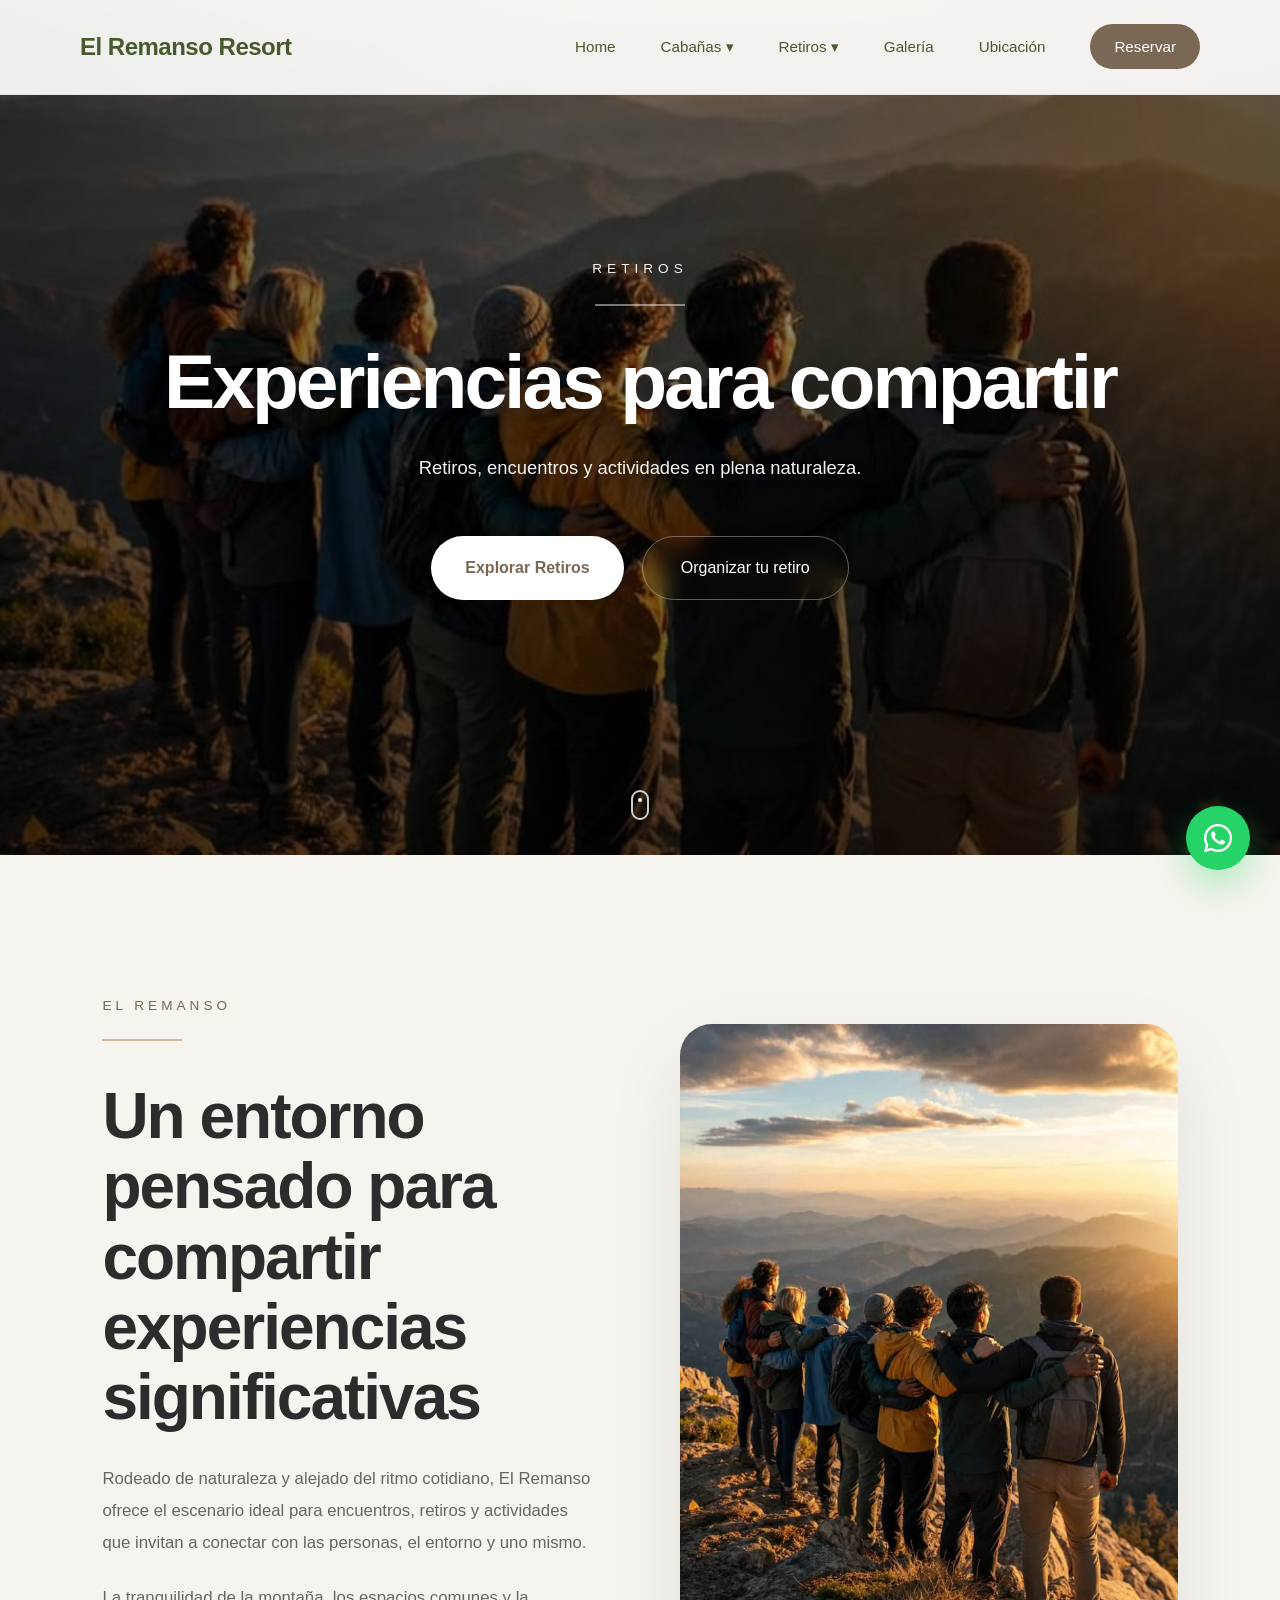
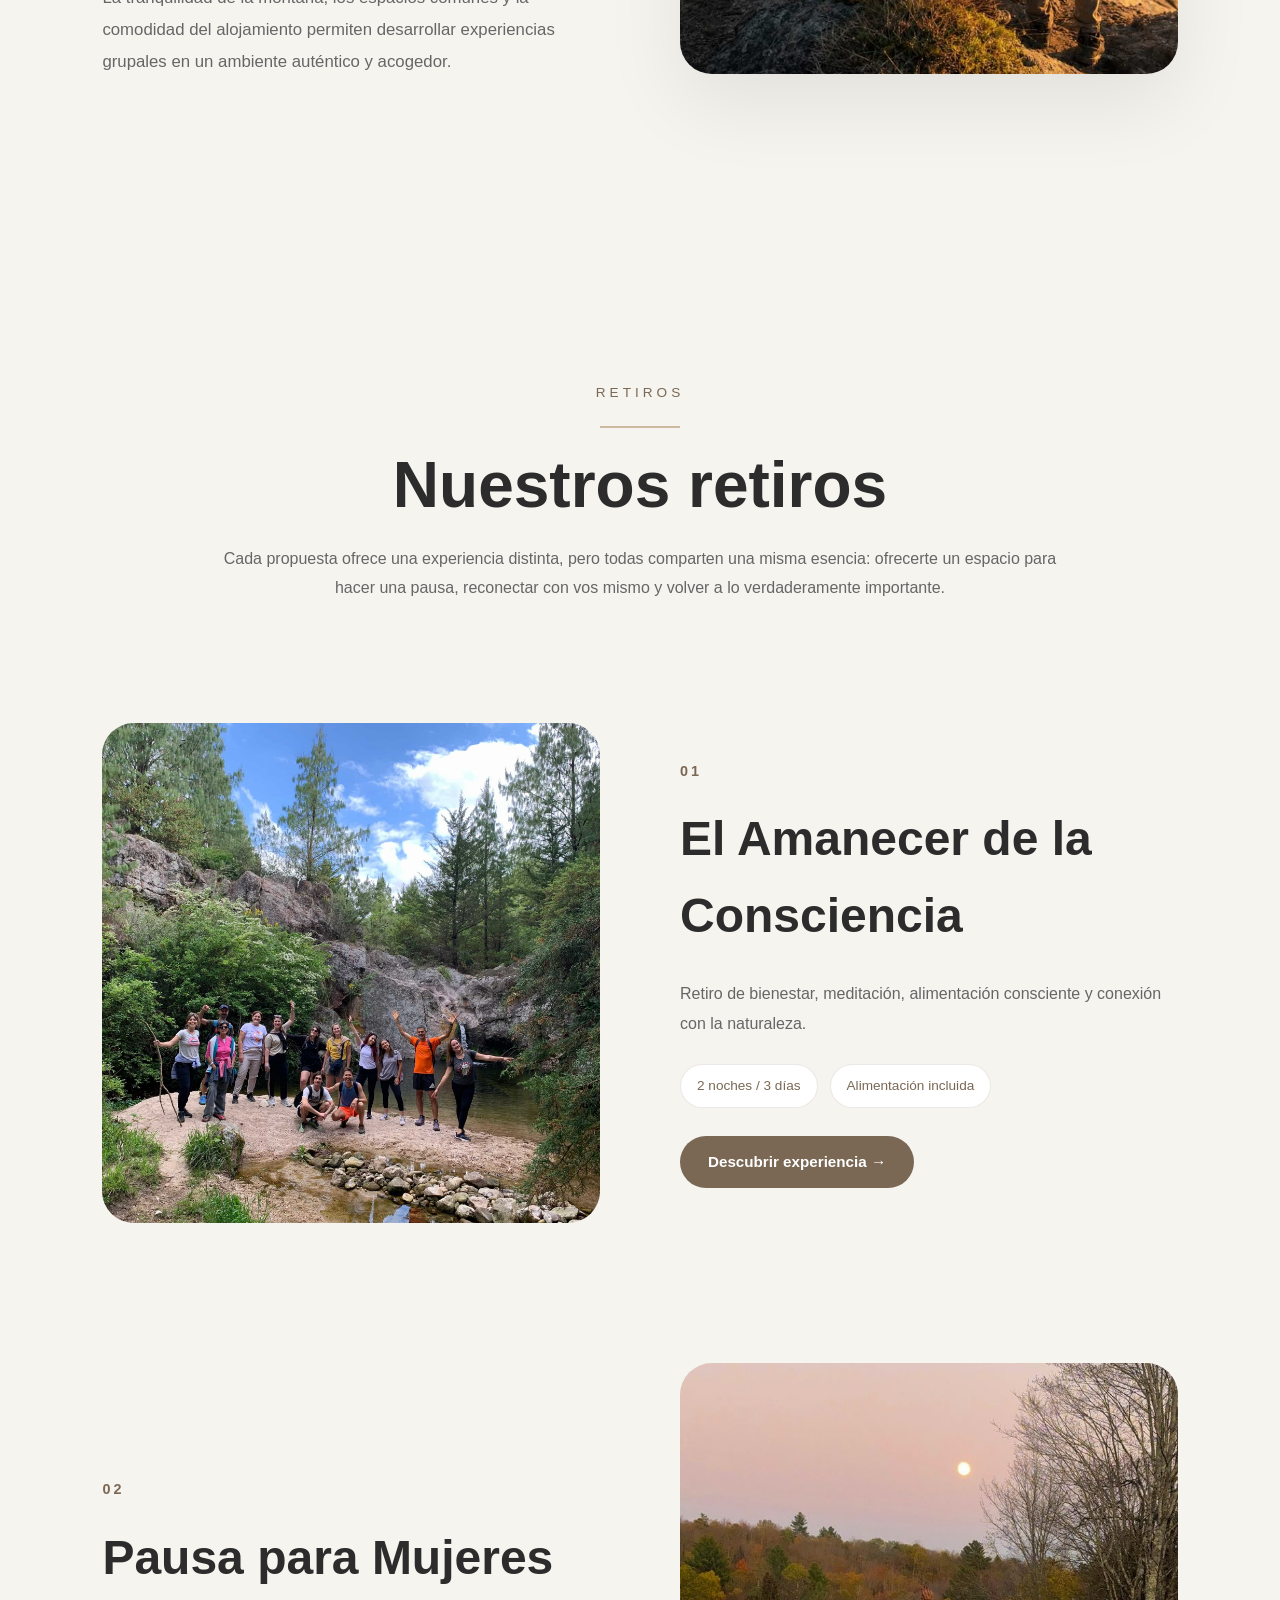
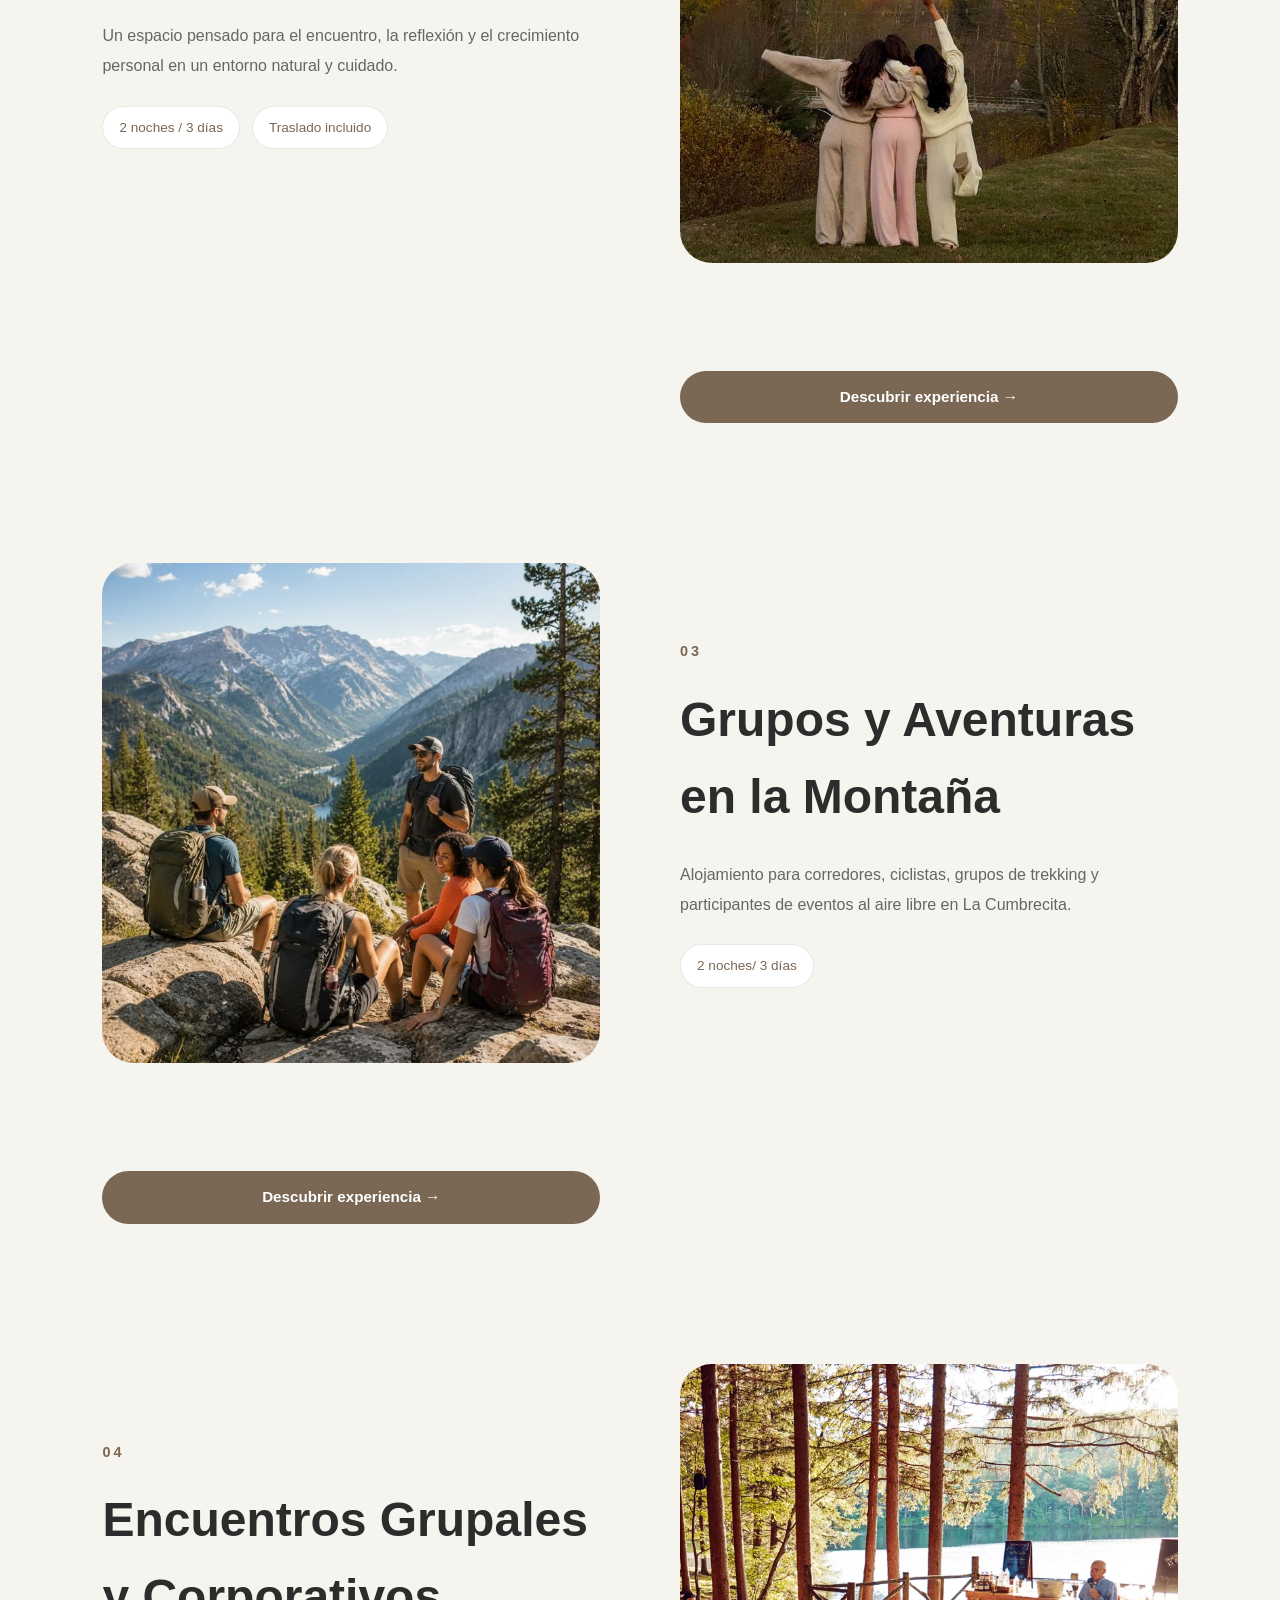
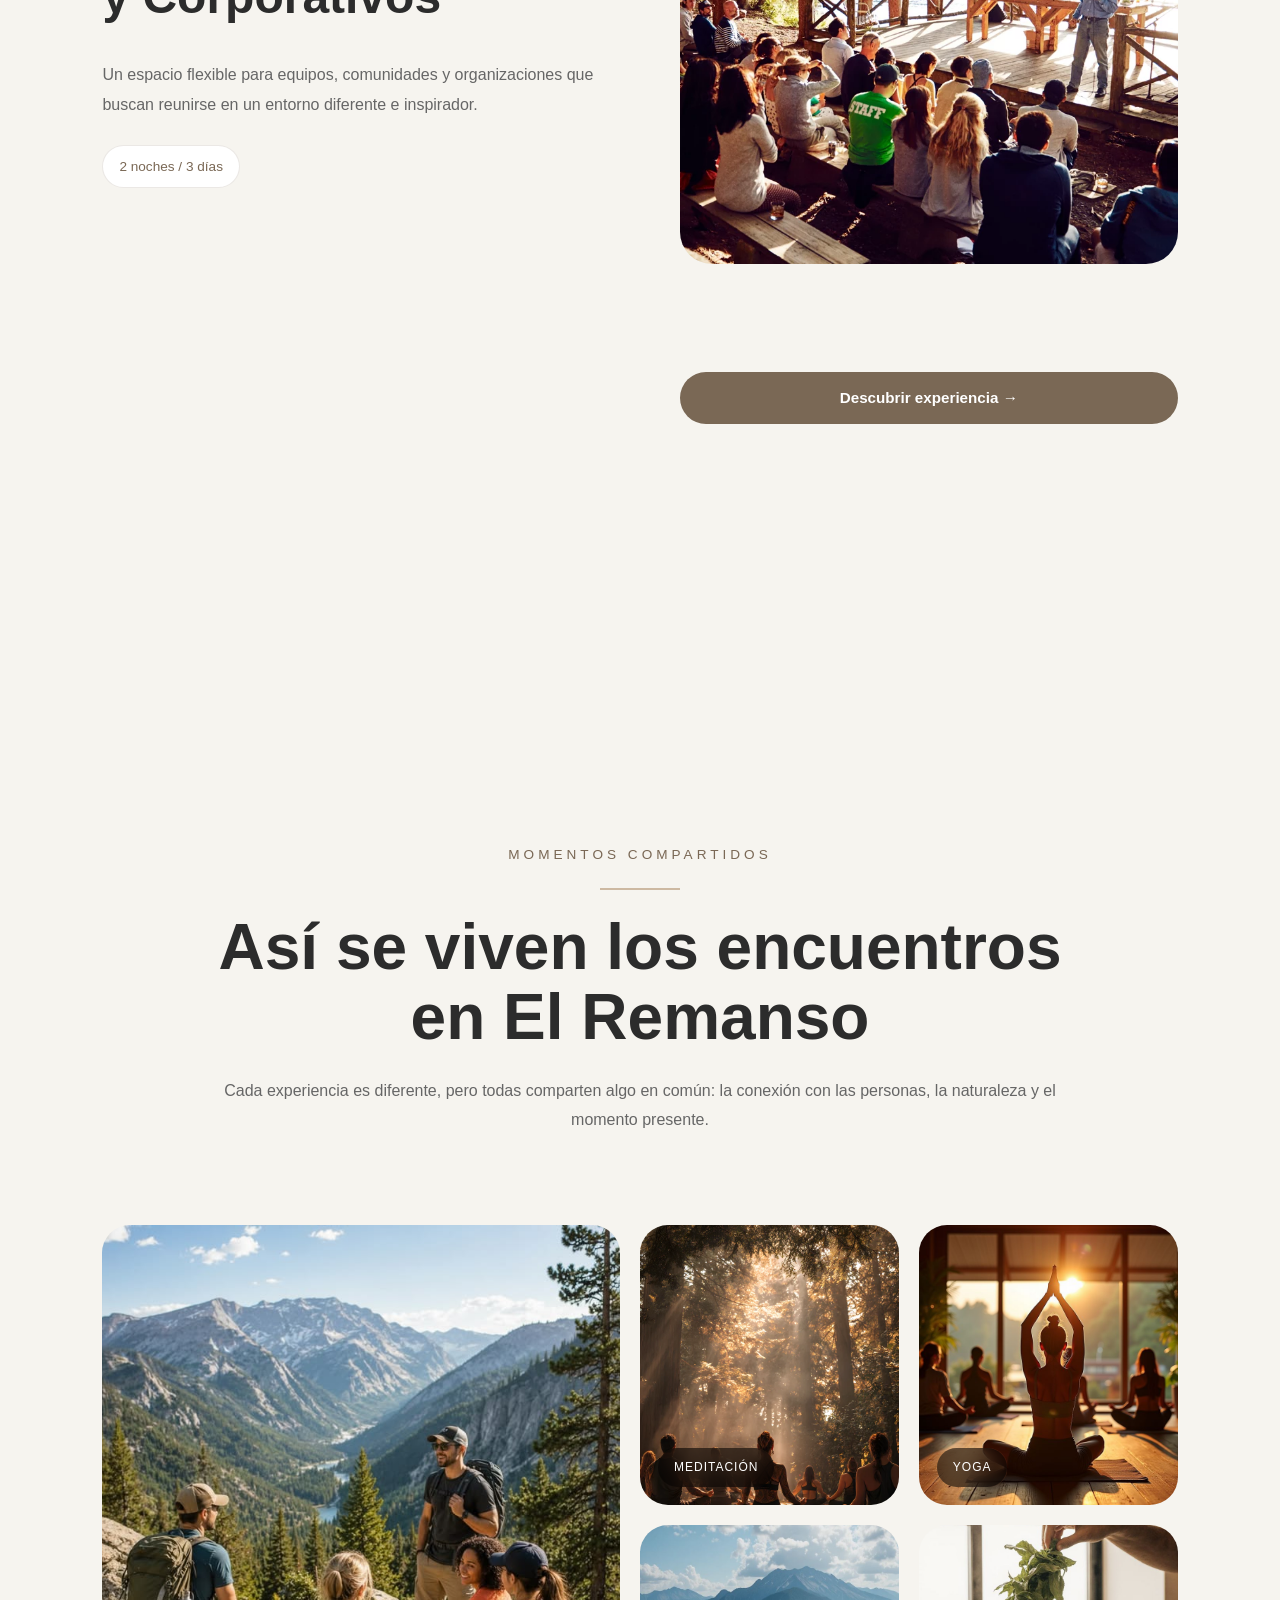
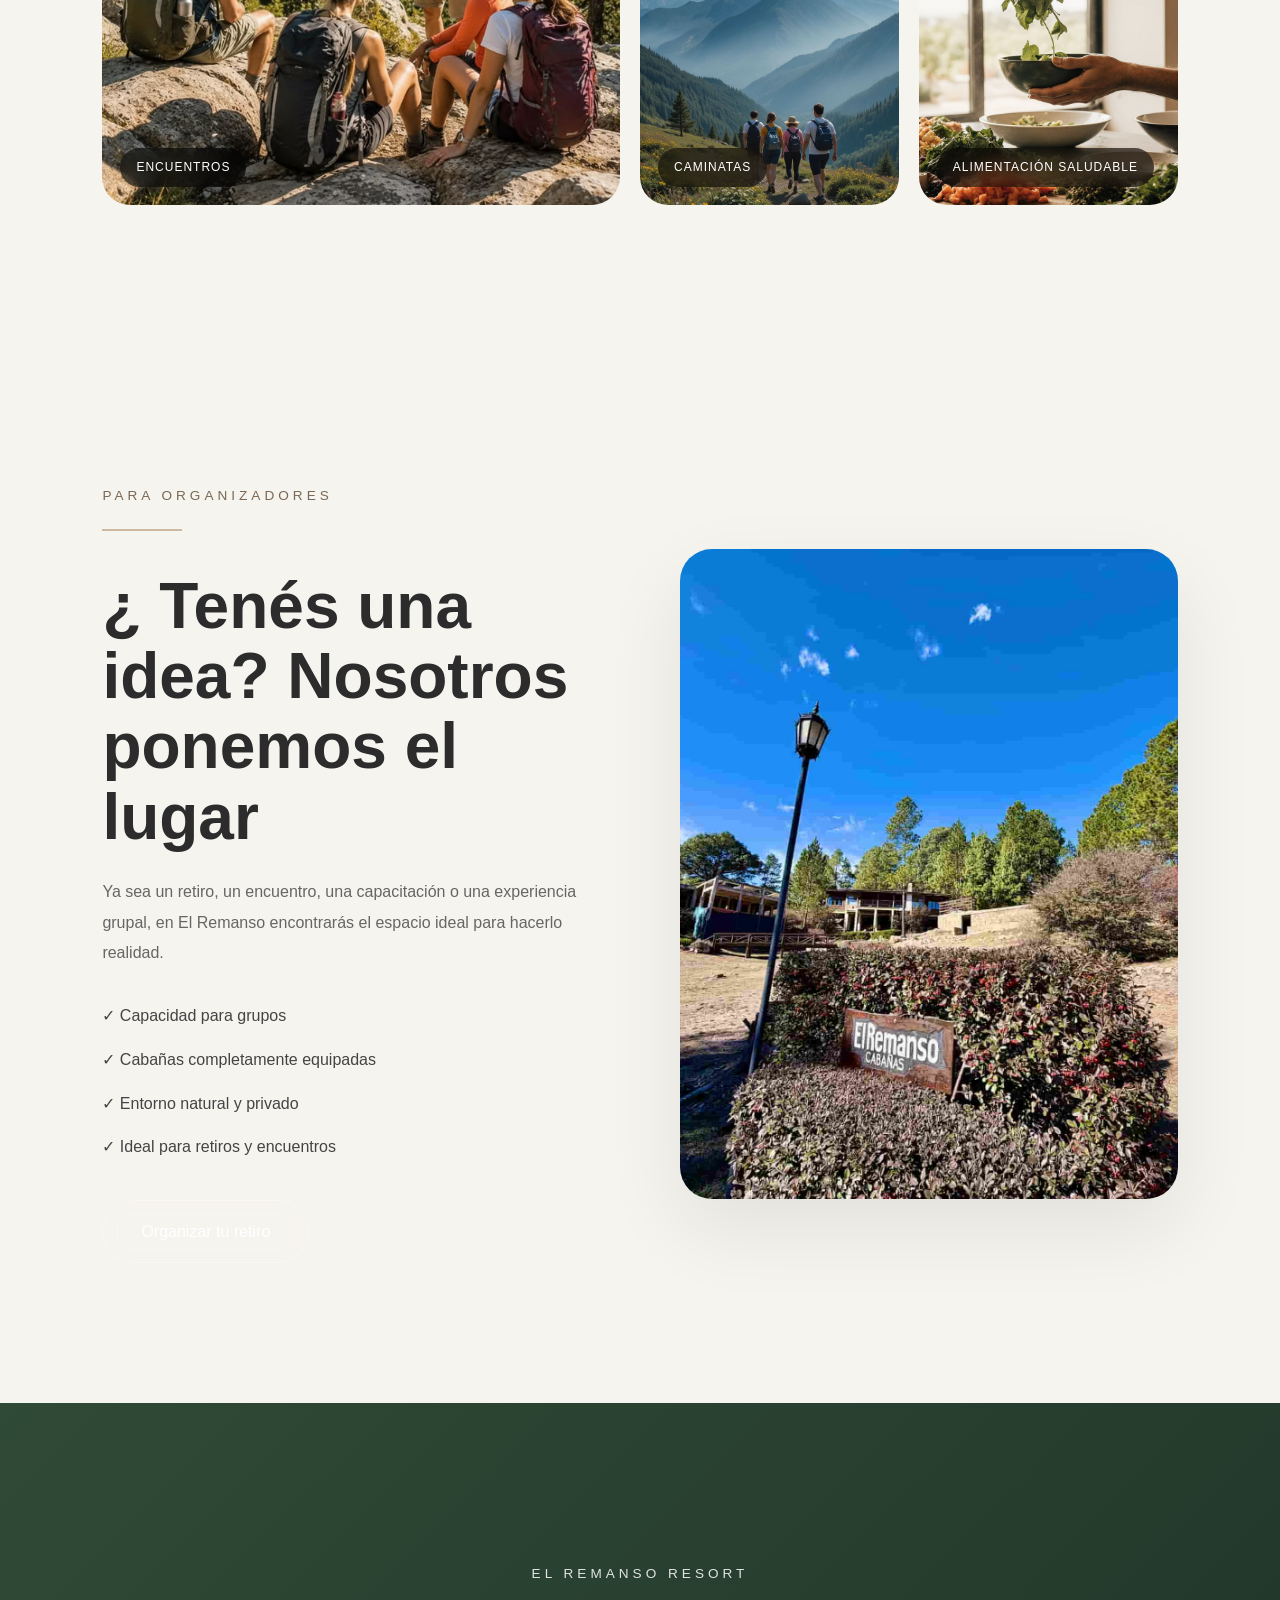
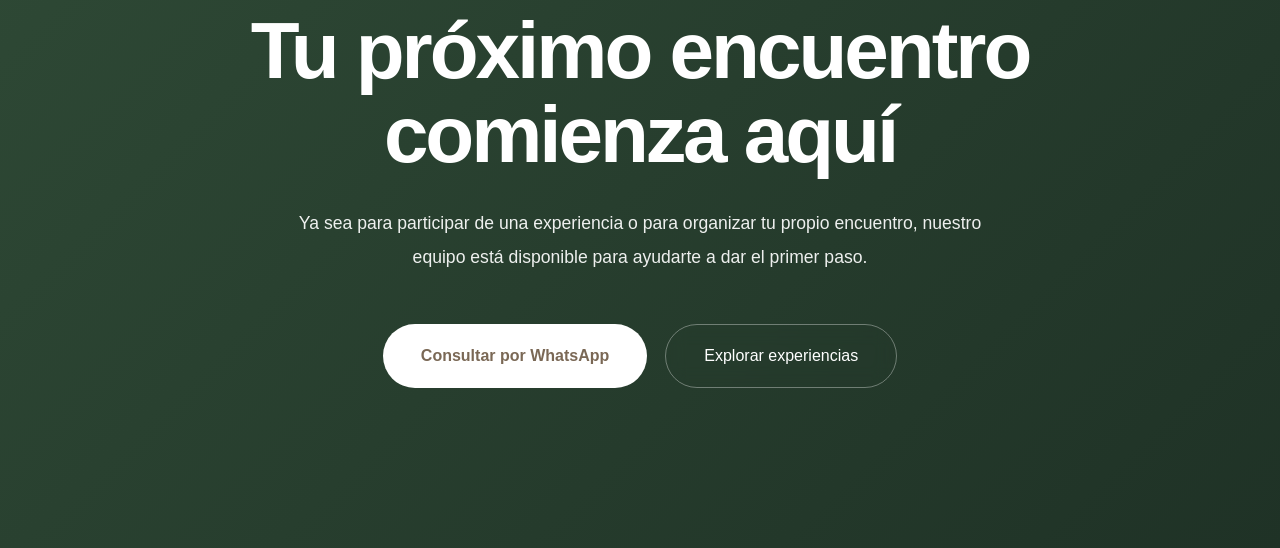
<file: pages/experiencia.html>
<!DOCTYPE html>
<html lang="en">
<head>
    <meta charset="UTF-8">
    <meta name="viewport" content="width=device-width, initial-scale=1.0">
    <title>Experiencia</title>
     <link rel="stylesheet" href="../css/style.css">
   <link rel="canonical" href="https://elremansoresorts.com/pages/experiencia.html">
    <link
rel="stylesheet"
href="https://cdnjs.cloudflare.com/ajax/libs/font-awesome/6.5.1/css/all.min.css"
/>

<!-- Google tag (gtag.js) -->
<script async src="https://www.googletagmanager.com/gtag/js?id=G-BT3CB69ZL1"></script>
<script>
  window.dataLayer = window.dataLayer || [];
  function gtag(){dataLayer.push(arguments);}
  gtag('js', new Date());

  gtag('config', 'G-BT3CB69ZL1');
</script>

</head>

<body>

<!-- =========================
NAVBAR
========================= -->

<nav class="navbar remanso-desktop-only">


<div class="logo">
    El Remanso Resort
</div>

<ul class="nav-links">

    <!-- HOME -->

    <li>
        <a href="../index.html">
            Home
        </a>
    </li>

    <!-- CABAÑAS -->

    <li class="dropdown">

        <a href="./cabañas.html">
            Cabañas ▾
        </a>

        <ul class="dropdown-menu">

            <li>
                <a href="./cabañas.html#cabins">
                    Ver todos los nidos
                </a>
            </li>

        </ul>

    </li>

    <!-- EXPERIENCIAS -->

    <li class="dropdown">

        <a href="./experiencia.html">
           Retiros ▾
        </a>

        <ul class="dropdown-menu">

            <li>
                <a href="./experiencia.html#experiences">
                    Ver todas los retiros
                </a>
            </li>

        </ul>

    </li>

    <!-- GALERÍA -->

    <li>
        <a href="./galeria.html">
            Galería
        </a>
    </li>

    <!-- UBICACIÓN -->

    <li>
        <a href="./ubicacion.html">
            Ubicación
        </a>
    </li>

    <!-- CTA -->

<li>

    <a href="https://wa.me/5493546476564?text=Hola,%20quisiera%20consultar%20disponibilidad%20para%20una%20estad%C3%ADa%20en%20El%20Remanso%20Resort."
       class="nav-contact-btn"
       target="_blank"
       rel="noopener noreferrer"
       onclick="gtag('event', 'whatsapp_click');">

        Reservar

    </a>

</li>

</ul>


</nav>








<!-- =========================
EXPERIENCIAS - HERO
========================= -->

<section class="remanso-experiences-hero remanso-desktop-only">

    <div class="remanso-experiences-hero-overlay"></div>

    <div class="remanso-experiences-hero-content">

        <span class="remanso-experiences-label">
            RETIROS
        </span>

        <div class="remanso-experiences-line"></div>

        <h1 class="remanso-experiences-title">
           Experiencias para compartir
        </h1>

        <p class="remanso-experiences-description">
           Retiros, encuentros y actividades en plena naturaleza.
        </p>

        <div class="remanso-experiences-buttons">

            <a href="#experiences" class="remanso-experiences-primary-button">
                Explorar Retiros
            </a>

          <a href="https://wa.me/5493546476564?text=Hola,%20quisiera%20consultar%20sobre%20la%20posibilidad%20de%20organizar%20un%20encuentro%20o%20retiro%20en%20El%20Remanso%20Resort."
   class="remanso-experiences-secondary-button"
   target="_blank"
   rel="noopener noreferrer"
   onclick="gtag('event', 'whatsapp_click');">

    Organizar tu retiro

</a>

        </div>

    </div>


<!-- Indicador de scroll -->

<div class="remanso-scroll-indicator">

    <span></span>

</div>


</section>




<!-- =========================
EXPERIENCIAS - EL ESPACIO
========================= -->

<section class="remanso-experience-space remanso-desktop-only">

    <div class="remanso-experience-space-content remanso-desktop-only">

        <span class="remanso-experience-space-label">
            EL REMANSO
        </span>

        <div class="remanso-experience-space-line"></div>

        <h2 class="remanso-experience-space-title">
            Un entorno pensado para compartir experiencias significativas
        </h2>

        <p class="remanso-experience-space-description">
            Rodeado de naturaleza y alejado del ritmo cotidiano, El Remanso ofrece el escenario ideal para encuentros, retiros y actividades que invitan a conectar con las personas, el entorno y uno mismo.
        </p>

        <p class="remanso-experience-space-description">
            La tranquilidad de la montaña, los espacios comunes y la comodidad del alojamiento permiten desarrollar experiencias grupales en un ambiente auténtico y acogedor.
        </p>

    </div>

    <div class="remanso-experience-space-image">

        <img src="../assets/retiros/comunidad.jpeg"
             alt="Experiencias en El Remanso">

    </div>

</section>


<!-- =========================
EXPERIENCIAS - TIPOS
========================= -->

<section class="remanso-experiences-types remanso-desktop-only" id="experiences">

    <div class="remanso-experiences-types-header">

        <span class="remanso-experiences-types-label">
           RETIROS
        </span>

        <div class="remanso-experiences-types-line"></div>

        <h2 class="remanso-experiences-types-title">
           Nuestros retiros
        </h2>

        <p class="remanso-experiences-types-description">
           Cada propuesta ofrece una experiencia distinta, pero todas comparten una misma esencia: ofrecerte un espacio para hacer una pausa, reconectar con vos mismo y volver a lo verdaderamente importante.
        </p>

    </div>

    <!-- RETIROS HOLÍSTICOS -->

    <article class="remanso-experience-item">

        <div class="remanso-experience-item-image">

            <img src="../assets/retiros/ananecer /hero.jpg" alt="Retiro holístico">

        </div>

        <div class="remanso-experience-item-content">

            <span class="remanso-experience-item-number">
                01
            </span>

            <h3>
               El Amanecer de la Consciencia
            </h3>
<p>
   Retiro de bienestar, meditación, alimentación consciente y conexión con la naturaleza.
</p>


<div class="remanso-experience-meta">

    <div class="remanso-experience-pill">
        2 noches / 3 días
    </div>

    <div class="remanso-experience-pill">
        Alimentación incluida
    </div>

</div>


<a href="../pages/retiros/elamanecerdelaconsicencia.html"
   class="remanso-experience-button">

   Descubrir experiencia →

</a>
    </article>

    
    
    
    
    
    <!-- MUJERES -->

    <article class="remanso-experience-item reverse">

        <div class="remanso-experience-item-image">

            <img src="../assets/retiros/pausa/hero.jpeg" alt="Encuentro para mujeres">

        </div>

        <div class="remanso-experience-item-content">

            <span class="remanso-experience-item-number">
                02
            </span>

           <h3>
           Pausa para Mujeres
           </h3>

        <p>
          Un espacio pensado para el encuentro, la reflexión y el crecimiento personal  en un entorno natural y cuidado.
        </p>


    <div class="remanso-experience-meta">

      <div class="remanso-experience-pill">
        2 noches / 3 días
      </div>

    <div class="remanso-experience-pill">
        Traslado incluido
    </div>

</div>


        </div>

    <a href="./retiros/pausa.html"
   class="remanso-experience-button">

   Descubrir experiencia →

</a>

    </article>

    <!-- NATURALEZA -->

    <article class="remanso-experience-item">

        <div class="remanso-experience-item-image">

            <img src="../assets/retiros/grupos/hero.jpeg" alt="Experiencias en la naturaleza">

        </div>

        <div class="remanso-experience-item-content">

            <span class="remanso-experience-item-number">
                03
            </span>

            <h3>
                Grupos y Aventuras en la Montaña
            </h3>

            <p>
               Alojamiento para corredores, ciclistas, grupos de trekking y
               participantes de eventos al aire libre en La Cumbrecita.
            </p>


      <div class="remanso-experience-meta">

      <div class="remanso-experience-pill">
        2 noches/ 3 días
      </div>

    

</div>

        </div>

<a href="./experiencia/elamanecerdelaconsicencia.html"
   class="remanso-experience-button">

   Descubrir experiencia →

</a>

    </article>

    <!-- CORPORATIVO -->

    <article class="remanso-experience-item reverse">

        <div class="remanso-experience-item-image">

            <img src="../assets/retiros/empresa/hero.webp" alt="Encuentros grupales">

        </div>

        <div class="remanso-experience-item-content">

            <span class="remanso-experience-item-number">
                04
            </span>

            <h3>
                Encuentros Grupales y Corporativos
            </h3>

            <p>
                Un espacio flexible para equipos, comunidades y organizaciones que buscan reunirse en un entorno diferente e inspirador.
            </p>


<div class="remanso-experience-meta">

    <div class="remanso-experience-pill">
        2 noches / 3 días
    </div>

   

</div>

        </div>

<a href="./experiencia/elamanecerdelaconsicencia.html"
   class="remanso-experience-button">

   Descubrir experiencia →

</a>

    </article>

</section>



<!-- =========================
EXPERIENCIAS - GALERÍA
========================= -->

<section class="remanso-experience-gallery remanso-desktop-only">

    <div class="remanso-experience-gallery-header">

        <span class="remanso-experience-gallery-label">
            MOMENTOS COMPARTIDOS
        </span>

        <div class="remanso-experience-gallery-line"></div>

        <h2 class="remanso-experience-gallery-title">
            Así se viven los encuentros en El Remanso
        </h2>

        <p class="remanso-experience-gallery-description">
            Cada experiencia es diferente, pero todas comparten algo en común: la conexión con las personas, la naturaleza y el momento presente.
        </p>

    </div>

    <div class="remanso-experience-gallery-grid">

        <!-- FOTO PRINCIPAL -->

        <div class="remanso-experience-gallery-main">

            <img src="../assets/retiros/galery/encuentrocopy.jpeg" alt="Encuentro grupal">

            <span class="remanso-experience-gallery-tag">
                Encuentros
            </span>

        </div>

        <!-- FOTO 1 -->

        <div class="remanso-experience-gallery-item">

            <img src="../assets/retiros/galery/medtiacion.webp" alt="meditacion">

            <span class="remanso-experience-gallery-tag">
                meditación
            </span>

        </div>

        <!-- FOTO 2 -->

        <div class="remanso-experience-gallery-item">

            <img src="../assets/retiros/galery/yoga.jpeg" alt="yoga">

            <span class="remanso-experience-gallery-tag">
                Yoga
            </span>

        </div>

        <!-- FOTO 3 -->

        <div class="remanso-experience-gallery-item">

            <img src="../assets/retiros/galery/caminata.jpeg" alt="Caminatas">

            <span class="remanso-experience-gallery-tag">
                Caminatas
            </span>

        </div>

        <!-- FOTO 4 -->

        <div class="remanso-experience-gallery-item">

            <img src="../assets/retiros/galery/alimentacion.jpeg" alt="alimentación">

            <span class="remanso-experience-gallery-tag">
                Alimentación saludable
            </span>

        </div>

    </div>

</section>




<!-- =========================
EXPERIENCIAS - ORGANIZÁ TU EXPERIENCIA
========================= -->

<section class="remanso-host-section remanso-desktop-only">

    <div class="remanso-host-content remanso-desktop-only">

        <span class="remanso-host-label">
            PARA ORGANIZADORES
        </span>

        <div class="remanso-host-line"></div>

        <h2 class="remanso-host-title">
         ¿ Tenés una idea? 
         Nosotros ponemos el lugar
        </h2>

        <p class="remanso-host-description">
             Ya sea un retiro, un encuentro, una capacitación o una experiencia grupal, en El Remanso encontrarás el espacio ideal para hacerlo realidad.

        </p>

        <div class="remanso-host-benefits">

            <div class="remanso-host-benefit">
                ✓ Capacidad para grupos
            </div>

            <div class="remanso-host-benefit">
                ✓ Cabañas completamente equipadas
            </div>

            <div class="remanso-host-benefit">
                ✓ Entorno natural y privado
            </div>

            <div class="remanso-host-benefit">
                ✓ Ideal para retiros y encuentros
            </div>

        </div>

         <a href="https://wa.me/5493546476564?text=Hola,%20quisiera%20consultar%20sobre%20la%20posibilidad%20de%20organizar%20un%20encuentro%20o%20retiro%20en%20El%20Remanso%20Resort."
   class="remanso-experiences-secondary-button"
   target="_blank"
   rel="noopener noreferrer">

    Organizar tu retiro

</a>

    </div>

    <div class="remanso-host-image">

        <img src="../assets/home/home-galery-1.jpg"
             alt="Organizar una experiencia en El Remanso">

    </div>

</section>



<!-- =========================
EXPERIENCIAS - CTA FINAL
========================= -->

<section class="remanso-experience-cta remanso-desktop-only">

    <div class="remanso-experience-cta-content">

        <span class="remanso-experience-cta-label">
            EL REMANSO RESORT
        </span>

        <h2 class="remanso-experience-cta-title">
            Tu próximo encuentro comienza aquí
        </h2>

        <p class="remanso-experience-cta-description">
            Ya sea para participar de una experiencia o para organizar tu propio encuentro, nuestro equipo está disponible para ayudarte a dar el primer paso.
        </p>

        <div class="remanso-experience-cta-buttons">
 
            <a href="https://wa.me/5493546476564?text=Hola,%20estuve%20recorriendo%20las%20experiencias%20de%20El%20Remanso%20Resort%20y%20quisiera%20recibir%20m%C3%A1s%20informaci%C3%B3n."
   class="remanso-experience-cta-primary"
   target="_blank"
   rel="noopener noreferrer"
   onclick="gtag('event', 'whatsapp_click');">

    Consultar por WhatsApp

</a>

            <a href="#experiences" class="remanso-experience-cta-secondary">
                Explorar experiencias
            </a>

        </div>

    </div>

</section>



<!-- =========================
BOTTOM NAVIGATION - MOBILE
========================= -->

<nav class="remanso-mobile-nav">

    <a href="../index.html">

      <i class="fa-solid fa-house"></i>

        <span>Inicio</span>

    </a>

    <a href="./cabañas.html">

       <i class="fa-solid fa-tree"></i>

        <span>Cabañas</span>

    </a>

    <a href="./experiencia.html" class="active">

        <i class="fa-solid fa-mountain-sun"></i>

        <span>Retiros</span>

    </a>

    <a href="./ubicacion.html">

    <i class="fa-solid fa-location-dot"></i>

    <span>Ubicación</span>

</a>

    <a href="https://wa.me/5493546476564?text=Hola,%20quisiera%20consultar%20disponibilidad%20para%20una%20estad%C3%ADa%20en%20El%20Remanso%20Resort."
   target="_blank"
   rel="noopener noreferrer"
   onclick="gtag('event', 'whatsapp_click');">

    <i class="fa-brands fa-whatsapp"></i>

    <span>Reservar</span>

</a>

</nav>





<!-- =========================
EXPERIENCIAS HERO MOBILE
========================= -->

<section class="remanso-experiences-mobile-hero remanso-mobile-only">

    <div class="remanso-experiences-mobile-overlay"></div>


    <div class="remanso-experiences-mobile-content">

        <h1 class="remanso-experiences-mobile-title">

            Retiros

        </h1>

        <p class="remanso-experiences-mobile-description">
        Elegí el retiro que mejor se adapte a vos.
        </p>

        <div class="remanso-experiences-mobile-buttons">

            <a href="#experiences-mobile"
               class="remanso-experiences-mobile-primary">

                Explorar Retiros

            </a>
<a href="https://wa.me/5493546476564?text=Hola,%20quisiera%20consultar%20sobre%20la%20posibilidad%20de%20organizar%20un%20encuentro%20o%20retiro%20en%20El%20Remanso%20Resort."
   class="remanso-experiences-mobile-secondary"
   target="_blank"
   rel="noopener noreferrer"
   onclick="gtag('event', 'whatsapp_click');">

    Organizar tu retiro

</a>

        </div>

    </div>

    <div class="remanso-scroll-indicator">

        <span></span>

    </div>

</section>








<!-- ==========================================
EXPERIENCIAS- RETIROS - MOBILE
========================================== -->

<section class="remanso-mobile-experiences remanso-mobile-only" id="experiences-mobile"> 


<!-- ==========================================
CARD 01--
========================================== -->

<a href="./retiros/elamanecerdelaconsicencia.html"
   class="remanso-mobile-experience-card">

    <div class="remanso-mobile-experience-image">

        <img src="../assets/retiros/ananecer /hero.jpg"
             alt="Amanecer">

    </div>

    <div class="remanso-mobile-experience-content">

        <span class="remanso-mobile-experience-number">

            01

        </span>

        <h3 class="remanso-mobile-experience-title">

          El Amanecer de la Consciencia

        </h3>

        <div class="remanso-mobile-experience-tags">

            <span>

                <i class="fa-regular fa-calendar"></i>

                2 noches / 3 días

            </span>

            <span>

                <i class="fa-solid fa-heart"></i>

               Alimentación incluida

            </span>

        </div>

        <p class="remanso-mobile-experience-description">

           Un retiro diseñado para reconectar con la calma, el silencio y la naturaleza a través de prácticas conscientes y momentos de introspección.

        </p>

        <span class="remanso-mobile-experience-link">

            Descubrir experiencia

            <i class="fa-solid fa-arrow-right"></i>

        </span>

    </div>

</a>




<!-- ==========================================
CARD 2
========================================== -->

<a href="./retiros/pausa.html"
   class="remanso-mobile-experience-card">

    <div class="remanso-mobile-experience-image">

        <img src="../assets/retiros/pausa/pausa-retiro.jpeg"
             alt="Pausa para Mujeres">

    </div>

    <div class="remanso-mobile-experience-content">

        <span class="remanso-mobile-experience-number">

            02

        </span>

        <h3 class="remanso-mobile-experience-title">

            Pausa para Mujeres

        </h3>

        <div class="remanso-mobile-experience-tags">

            <span>

                <i class="fa-regular fa-calendar"></i>

                2 noches / 3 días

            </span>

            <span>

                <i class="fa-solid fa-heart"></i>

                Traslado incluido

            </span>

        </div>

        <p class="remanso-mobile-experience-description">

            Un espacio para detenerse, compartir, descansar y volver a conectar con una misma.

        </p>

        <span class="remanso-mobile-experience-link">

            Descubrir experiencia

            <i class="fa-solid fa-arrow-right"></i>

        </span>

    </div>

</a>






<!-- ==========================================
CARD 3 - 
========================================== -->

<a href="../pages/retiros/encuentrosgrupales.html"
   class="remanso-mobile-experience-card">

    <div class="remanso-mobile-experience-image">

        <img src="../assets/retiros/grupos/hero.jpeg"
             alt="Grupos">

    </div>

    <div class="remanso-mobile-experience-content">

        <span class="remanso-mobile-experience-number">

            03

        </span>

        <h3 class="remanso-mobile-experience-title">

          Encuentros Grupales

        </h3>

        <div class="remanso-mobile-experience-tags">

            <span>

                <i class="fa-regular fa-calendar"></i>

                2 noches / 3 días

            </span>

            <span>

                <i class="fa-solid fa-heart"></i>

              Naturaleza

            </span>

        </div>

        <p class="remanso-mobile-experience-description">

            Jornadas pensadas para fortalecer vínculos y compartir experiencias en un entorno único.

        </p>

        <span class="remanso-mobile-experience-link">

            Descubrir experiencia

            <i class="fa-solid fa-arrow-right"></i>

        </span>

    </div>

</a>





<!-- ==========================================
CARD 04--
========================================== -->

<a href="./retiros/retirosempresa.html"
   class="remanso-mobile-experience-card">

    <div class="remanso-mobile-experience-image">

        <img src="../assets/retiros/empresa/hero.webp"
             alt="empresa">

    </div>

    <div class="remanso-mobile-experience-content">

        <span class="remanso-mobile-experience-number">

            04

        </span>

        <h3 class="remanso-mobile-experience-title">

         Retiros Empresariales

        </h3>

        <div class="remanso-mobile-experience-tags">

            <span>

                <i class="fa-regular fa-calendar"></i>

                2 noches / 3 días

            </span>

            <span>

                <i class="fa-solid fa-heart"></i>

               Empresas

            </span>

        </div>

        <p class="remanso-mobile-experience-description">

          Espacios para fortalecer equipos, generar nuevas ideas y salir de la rutina cotidiana.

        </p>

        <span class="remanso-mobile-experience-link">

            Descubrir experiencia

            <i class="fa-solid fa-arrow-right"></i>

        </span>

    </div>

</a>


</section>










<!-- =========================
CREÁ TU PROPIA EXPERIENCIA
========================= -->

<section class="remanso-mobile-host remanso-mobile-only">

    <div class="remanso-mobile-host-card">

        <!-- Icono -->

        <div class="remanso-mobile-host-icon">

            ✦

        </div>

        <!-- Label -->

        <span class="remanso-mobile-host-label">

            PARA ORGANIZADORES

        </span>

        <!-- Título -->

        <h2 class="remanso-mobile-host-title">

            ¿Tenés una idea? Nosotros somos tu lugar.
        </h2>

        <!-- Descripción -->

        <p class="remanso-mobile-host-description">
        Un retiro, un encuentro, una capacitación o una experiencia grupal, en El Remanso encontrarás el espacio ideal para hacerlo realidad.

        </p>

        <!-- Beneficios -->

        <div class="remanso-mobile-host-benefits">

            <div class="remanso-mobile-host-benefit">

                <i class="fa-solid fa-users"></i>

                <span>

                    Capacidad para grupos

                </span>

            </div>

            <div class="remanso-mobile-host-benefit">

                <i class="fa-solid fa-house"></i>

                <span>

                    Cabañas totalmente equipadas

                </span>

            </div>

            <div class="remanso-mobile-host-benefit">

                <i class="fa-solid fa-leaf"></i>

                <span>

                    Entorno natural y privado

                </span>

            </div>

            <div class="remanso-mobile-host-benefit">

                <i class="fa-solid fa-heart"></i>

                <span>

                    Acompañamiento personalizado

                </span>

            </div>

        </div>

       <!-- CTA ORGANIZADORES -->

<a href="https://wa.me/5493546476564?text=Hola,%20quisiera%20consultar%20sobre%20la%20posibilidad%20de%20organizar%20un%20encuentro%20o%20retiro%20en%20El%20Remanso%20Resort."
   class="remanso-mobile-host-button"
   target="_blank"
   rel="noopener noreferrer"
   onclick="gtag('event', 'whatsapp_click');">

    Organizar tu retiro

</a>

    </div>

</section>







<!-- =========================
BOTON WHATSAPP - FLOTANTE - EXPERIENCIAS
========================= -->
<a
href="https://wa.me/5493546476564?text=Hola,%20escribo%20desde%20la%20p%C3%A1gina%20web%20de%20El%20Remanso%20Resort%20y%20me%20gustar%C3%ADa%20recibir%20m%C3%A1s%20informaci%C3%B3n."
class="remanso-whatsapp"
target="_blank"
onclick="gtag('event', 'whatsapp_click');">

<i class="fa-brands fa-whatsapp"></i>

</a>
    
</body>
</html>
</file>
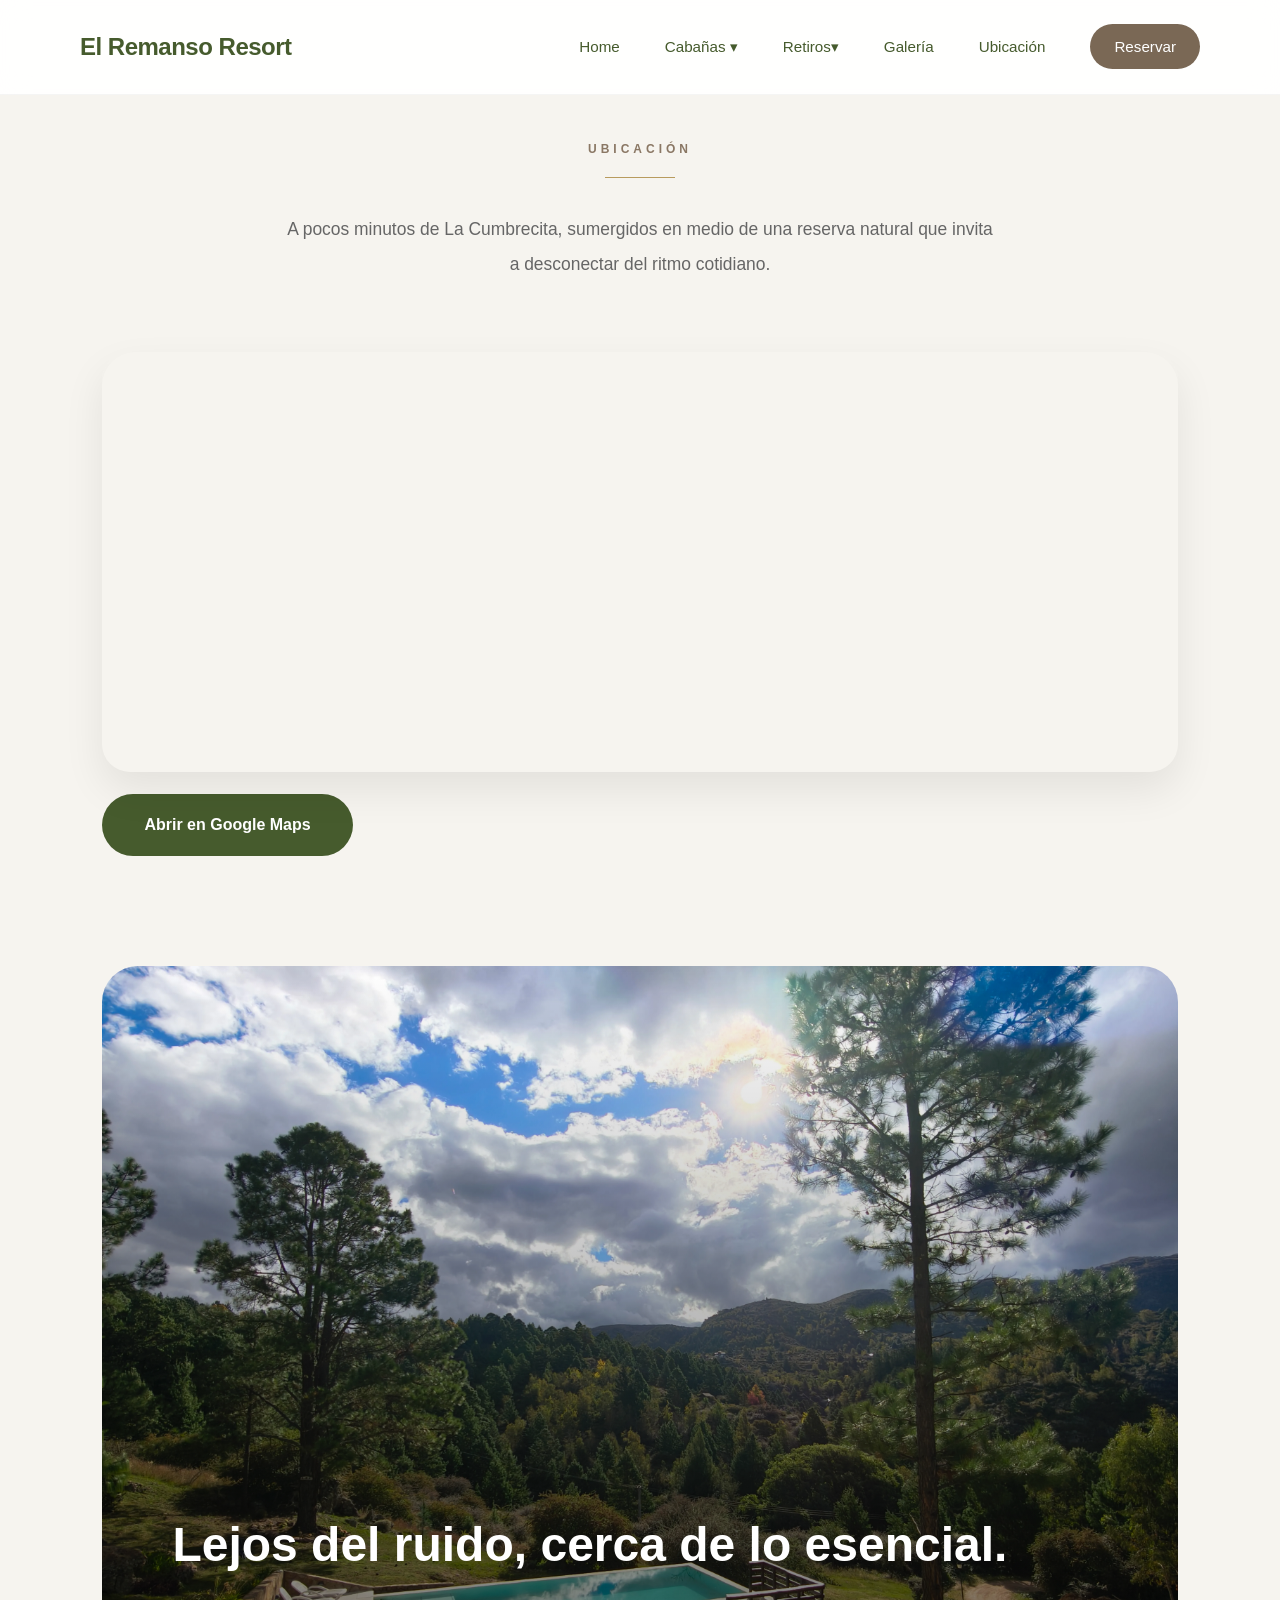
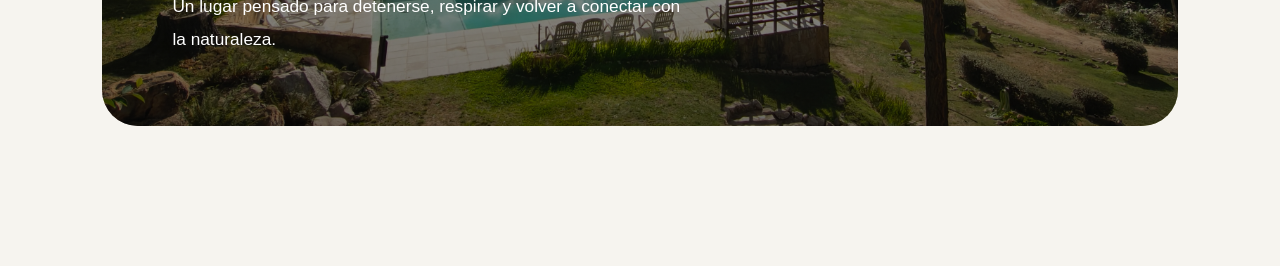
<file: pages/ubicacion.html>
<!DOCTYPE html>
<html lang="en">

<head>
    <meta charset="UTF-8">
    <meta name="viewport" content="width=device-width, initial-scale=1.0">
    <title>ubicacion</title>
    <link rel="canonical" href="https://elremansoresorts.com/pages/ubicacion.html">
    <link rel="stylesheet" href="../css/style.css"> 
    <link
rel="stylesheet"
href="https://cdnjs.cloudflare.com/ajax/libs/font-awesome/6.5.1/css/all.min.css"
/>
<!-- Google tag (gtag.js) -->
<script async src="https://www.googletagmanager.com/gtag/js?id=G-BT3CB69ZL1"></script>
<script>
  window.dataLayer = window.dataLayer || [];
  function gtag(){dataLayer.push(arguments);}
  gtag('js', new Date());

  gtag('config', 'G-BT3CB69ZL1');
</script>

</head>


<body>
    
<!-- =========================
NAVBAR
========================= -->

<nav class="navbar remanso-desktop-only">


<div class="logo">
    El Remanso Resort
</div>

<ul class="nav-links">

    <!-- HOME -->

    <li>
        <a href="../index.html">
            Home
        </a>
    </li>

    <!-- CABAÑAS -->

    <li class="dropdown">

        <a href="./cabañas.html">
            Cabañas ▾
        </a>

        <ul class="dropdown-menu">

            <li>
                <a href="./cabañas.html#cabins">
                    Ver todos los nidos
                </a>
            </li>

        </ul>

    </li>

    <!-- EXPERIENCIAS -->

    <li class="dropdown">

        <a href="./experiencia.html">
           Retiros▾
        </a>

        <ul class="dropdown-menu">

            <li>
                <a href="./experiencia.html#experiences">
                    Ver todas laos retiros
                </a>
            </li>

        </ul>

    </li>

    <!-- GALERÍA -->

    <li>
        <a href="./galeria.html">
            Galería
        </a>
    </li>

    <!-- UBICACIÓN -->

    <li>
        <a href="./ubicacion.html">
            Ubicación
        </a>
    </li>

    <!-- CTA -->

    <li>

    <a href="https://wa.me/5493546476564?text=Hola,%20quisiera%20consultar%20disponibilidad%20para%20una%20estad%C3%ADa%20en%20El%20Remanso%20Resort."
       class="nav-contact-btn"
       target="_blank"
       rel="noopener noreferrer"
       onclick="gtag('event', 'whatsapp_click');">

        Reservar

    </a>

</li>

</ul>


</nav>

<!-- ==========================================
UBICACIÓN
========================================== -->

<section class="remanso-location remanso-desktop-only">

    <!-- ==========================================
    HEADER
    ========================================== -->

    <div class="remanso-location-header">

        <span class="remanso-location-label">

            UBICACIÓN

        </span>

        <div class="remanso-location-line"></div>


        <p class="remanso-location-description">

            A pocos minutos de La Cumbrecita, sumergidos en medio de una reserva natural que invita
            a desconectar del ritmo cotidiano.

        </p>

    </div>


    <!-- ==========================================
    MAPA
    ========================================== -->

    <div class="remanso-location-map">

        <iframe
        src="https://www.google.com/maps/embed?pb=!1m18!1m12!1m3!1d3969.7323804626467!2d-64.76472962437339!3d-31.892874674045576!2m3!1f0!2f0!3f0!3m2!1i1024!2i768!4f13.1!3m3!1m2!1s0x95d2cb6096b7bccf%3A0x3215216fc7344465!2sEl%20Remanso%20Resorts!5e1!3m2!1ses-419!2sar!4v1780542067434!5m2!1ses-419!2sar"
        loading="lazy"
        allowfullscreen>

        </iframe>

    </div>

    <div>

        <a
        href="https://maps.google.com"
        target="_blank"
        class="remanso-location-button">

            Abrir en Google Maps

        </a>
    </div>



    <!-- ==========================================
    CIERRE
    ========================================== -->

    <div class="remanso-location-closing">

        <img
        src="../assets/galeria/exterior.webp"
        alt="Paisaje de El Remanso Resort">

        <div class="remanso-location-closing-overlay">

            <h3>

                Lejos del ruido,
                cerca de lo esencial.

            </h3>

            <p>

                Un lugar pensado para detenerse,
                respirar y volver a conectar con
                la naturaleza.

            </p>

        </div>

    </div>

</section>



<!-- =========================
BOTTOM NAVIGATION - MOBILE
========================= -->

<nav class="remanso-mobile-nav">

    <a href="../index.html">

      <i class="fa-solid fa-house"></i>

        <span>Inicio</span>

    </a>

    <a href="./cabañas.html">

       <i class="fa-solid fa-tree"></i>

        <span>Cabañas</span>

    </a>

    <a href="./experiencia.html">

        <i class="fa-solid fa-mountain-sun"></i>

        <span>Retiros</span>

    </a>

    <a href="./ubicacion.html" class="active">

    <i class="fa-solid fa-location-dot"></i>

    <span>Ubicación</span>

</a>

  <a href="https://wa.me/5493546476564?text=Hola,%20quisiera%20consultar%20disponibilidad%20para%20una%20estad%C3%ADa%20en%20El%20Remanso%20Resort."
   target="_blank"
   rel="noopener noreferrer"
   onclick="gtag('event', 'whatsapp_click');">

    <i class="fa-brands fa-whatsapp"></i>

    <span>Reservar</span>

</a>

</nav>




<!-- ==========================================
UBICACIÓN MOBILE
========================================== -->

<section class="remanso-location-mobile">

    <!-- HEADER -->

    <div class="remanso-location-mobile-header">

        <span class="remanso-location-mobile-label">

            UBICACIÓN

        </span>

        <div class="remanso-location-mobile-line"></div>

    </div>


    <!-- MAPA -->

    <div class="remanso-location-mobile-map">

        <iframe
        src="https://www.google.com/maps/embed?pb=!1m18!1m12!1m3!1d3969.7323804626467!2d-64.76472962437339!3d-31.892874674045576!2m3!1f0!2f0!3f0!3m2!1i1024!2i768!4f13.1!3m3!1m2!1s0x95d2cb6096b7bccf%3A0x3215216fc7344465!2sEl%20Remanso%20Resorts!5e1!3m2!1ses-419!2sar!4v1780542067434!5m2!1ses-419!2sar"
        loading="lazy"
        allowfullscreen>

        </iframe>

    </div>


    <!-- BOTÓN -->

    <a
    href="https://maps.google.com"
    target="_blank"
    class="remanso-location-mobile-button">

        Abrir en Google Maps

    </a>


    <!-- FOTO FINAL -->

    <div class="remanso-location-mobile-closing">

        <img
        src="../assets/galeria/exterior.webp"
        alt="Paisaje de El Remanso Resort">

        <div class="remanso-location-mobile-overlay">

            <h2>

                Lejos del ruido.
                <br>
                Cerca de lo esencial.

            </h2>

        </div>

    </div>

</section>


</body>
</html>
</file>
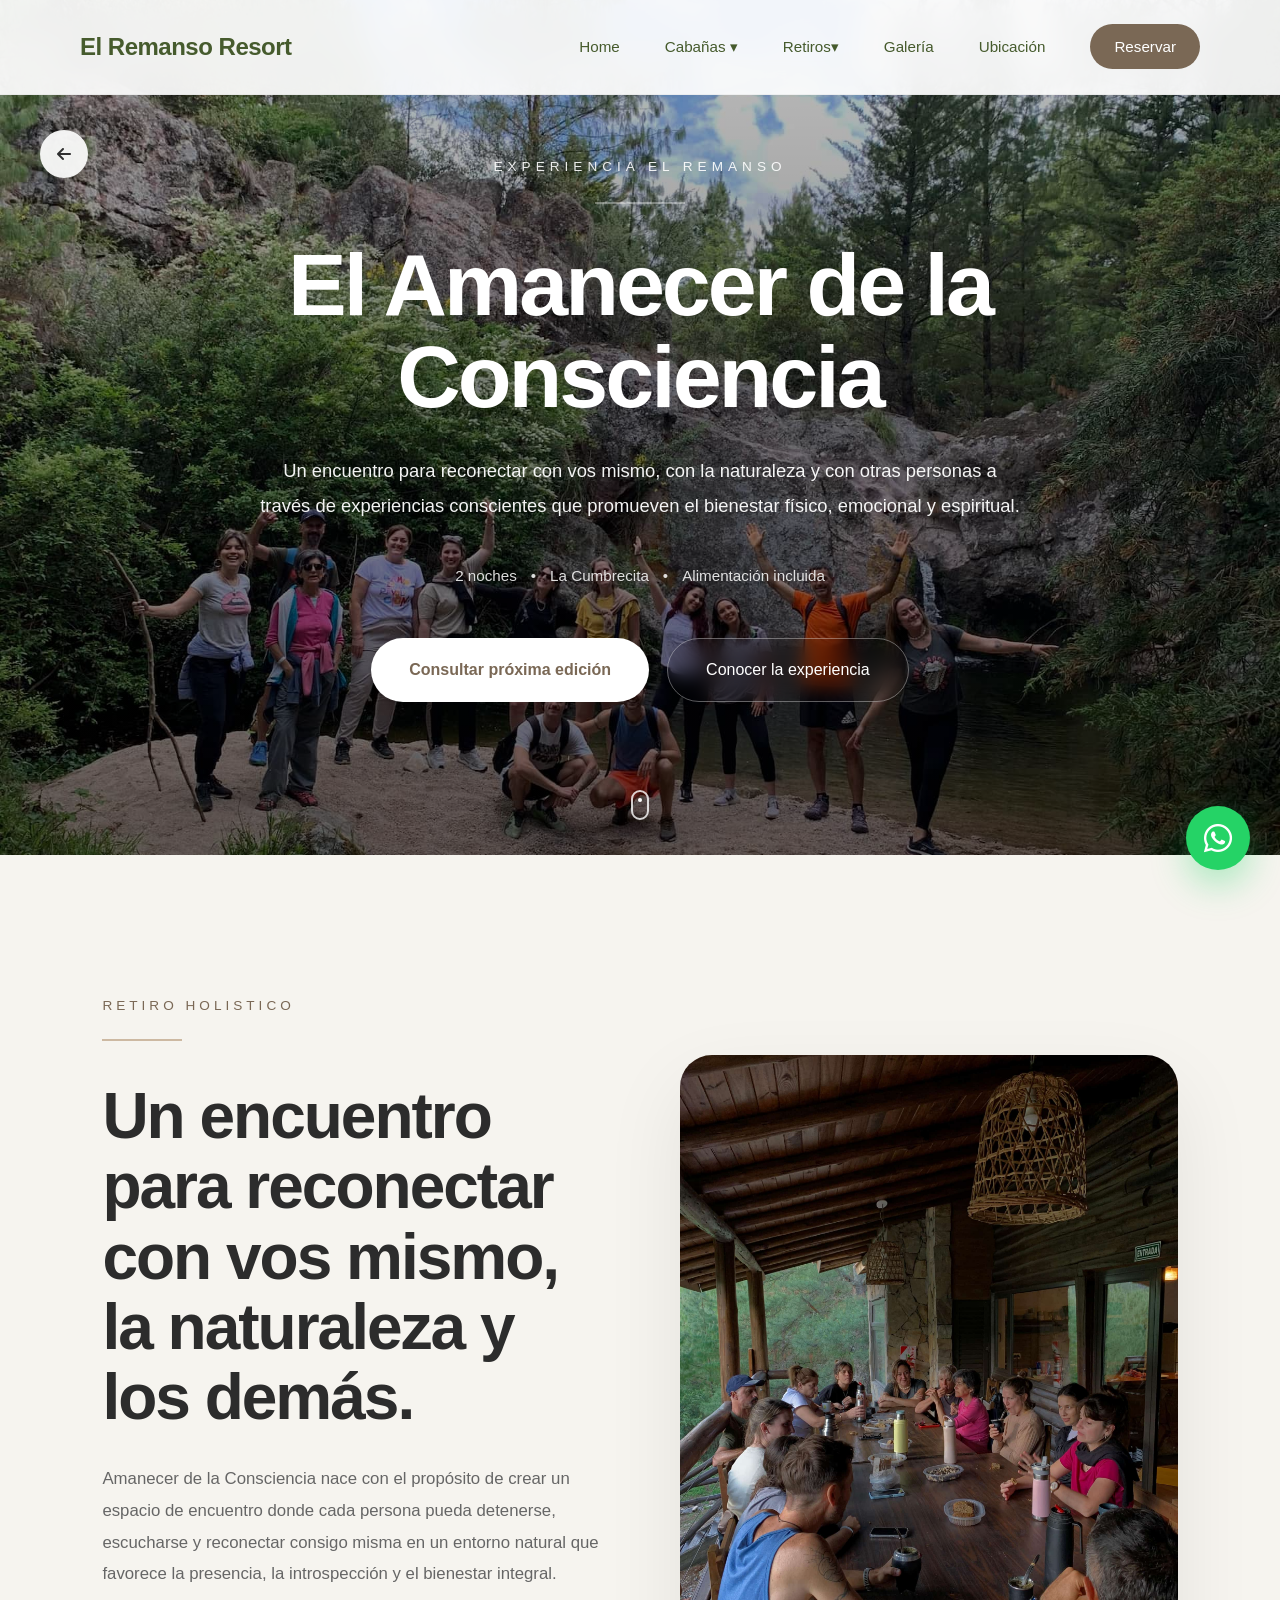
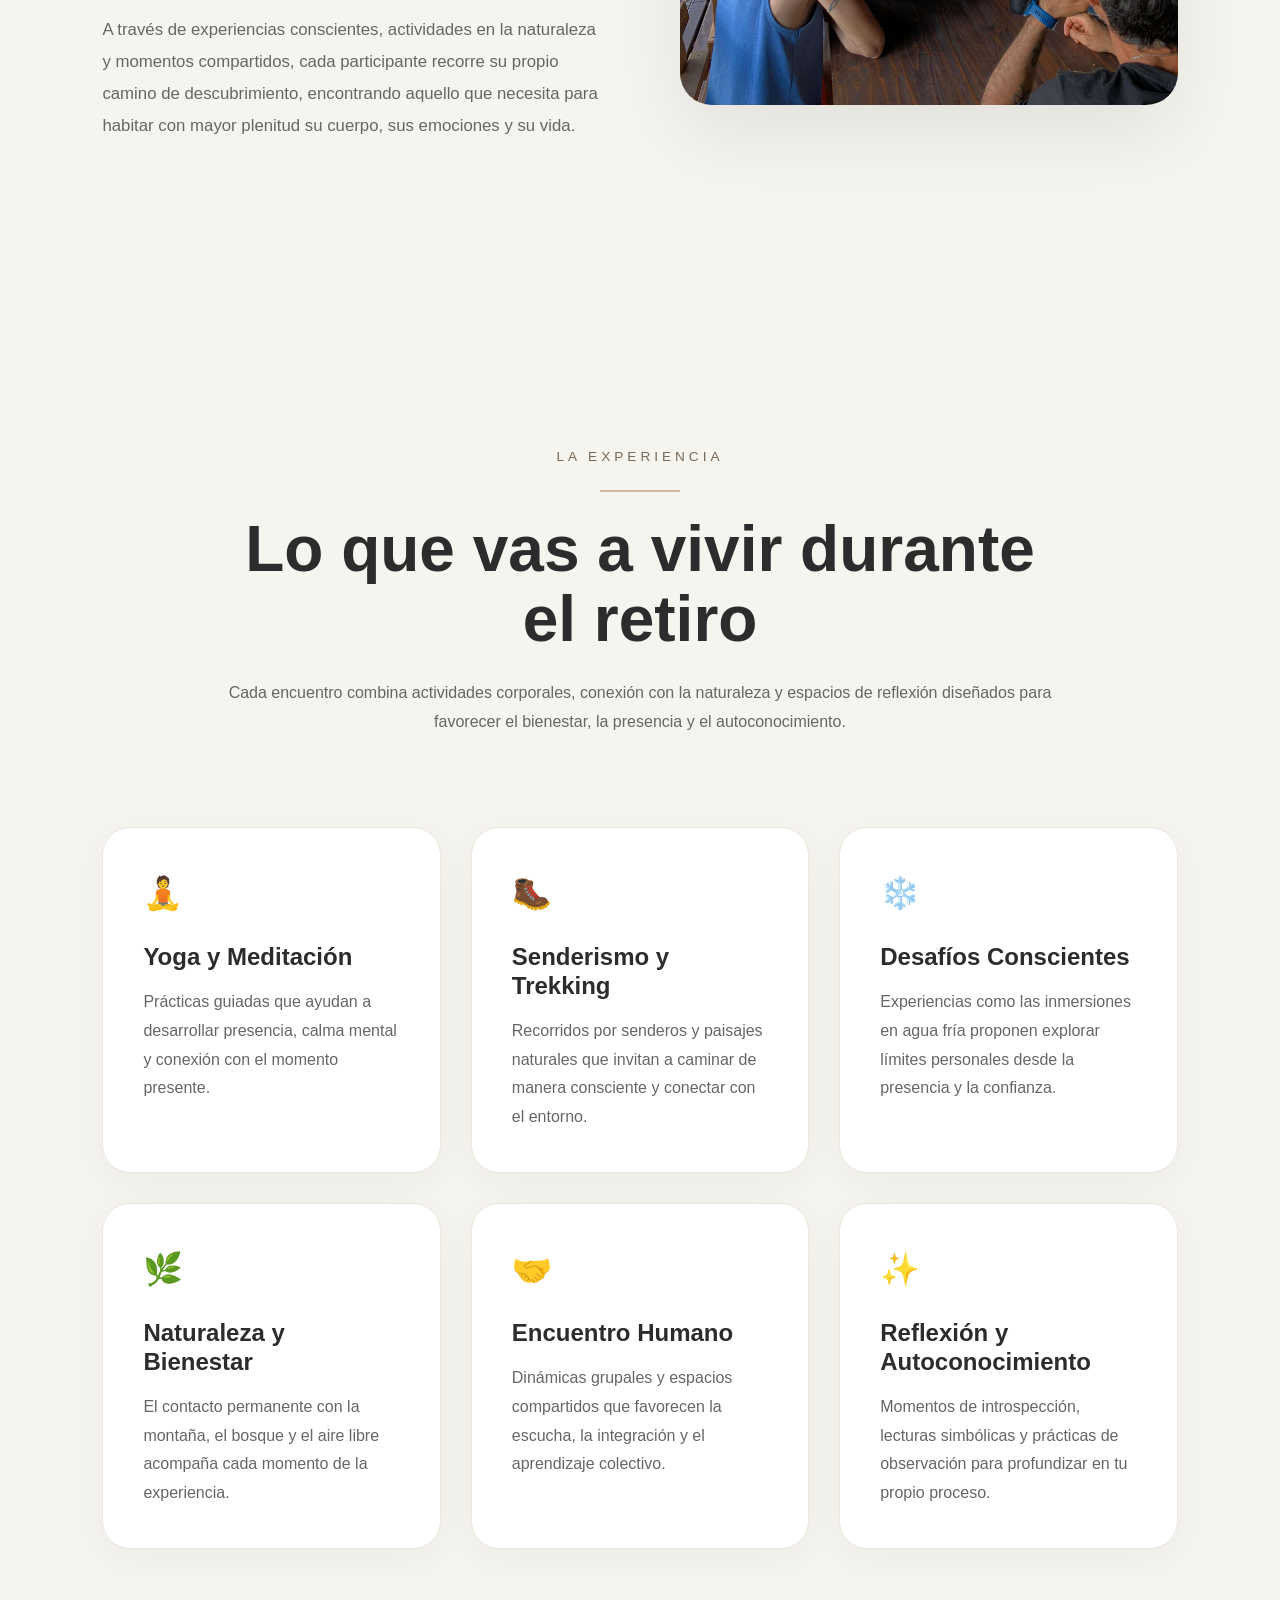
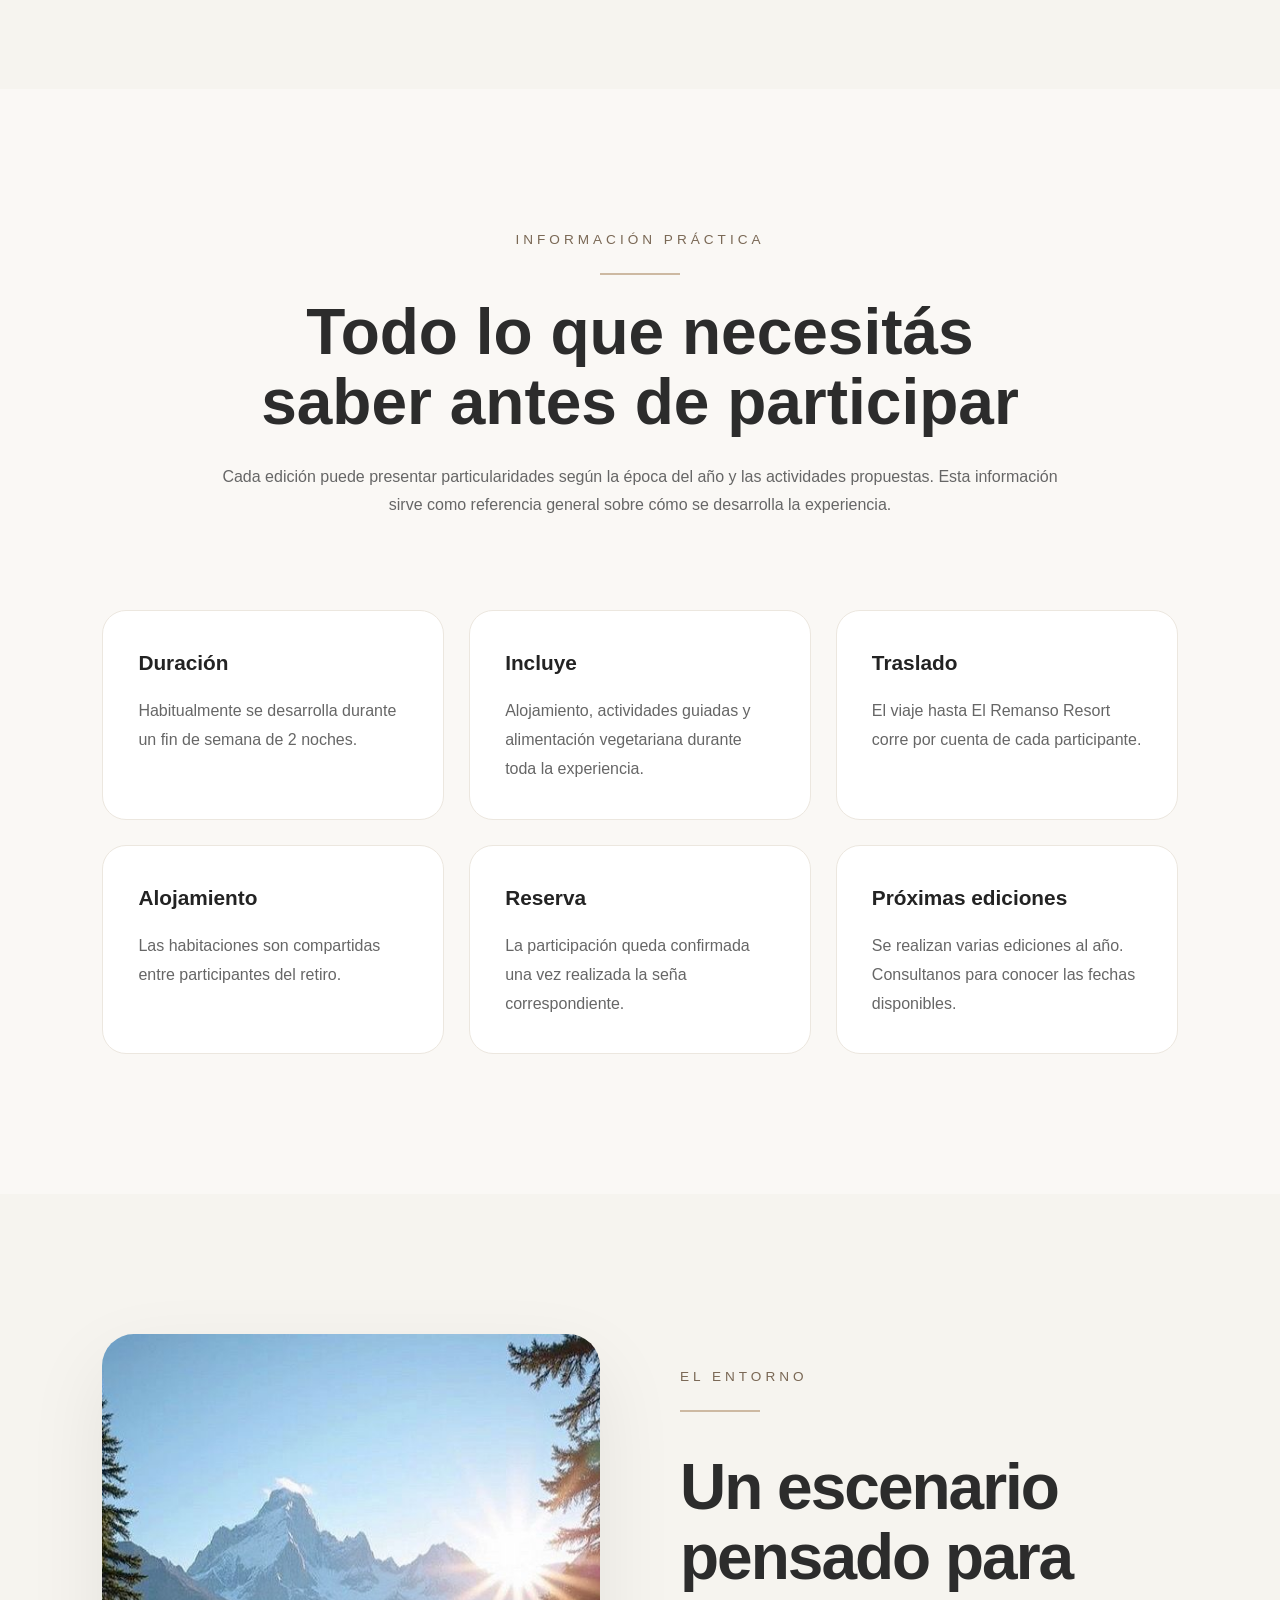
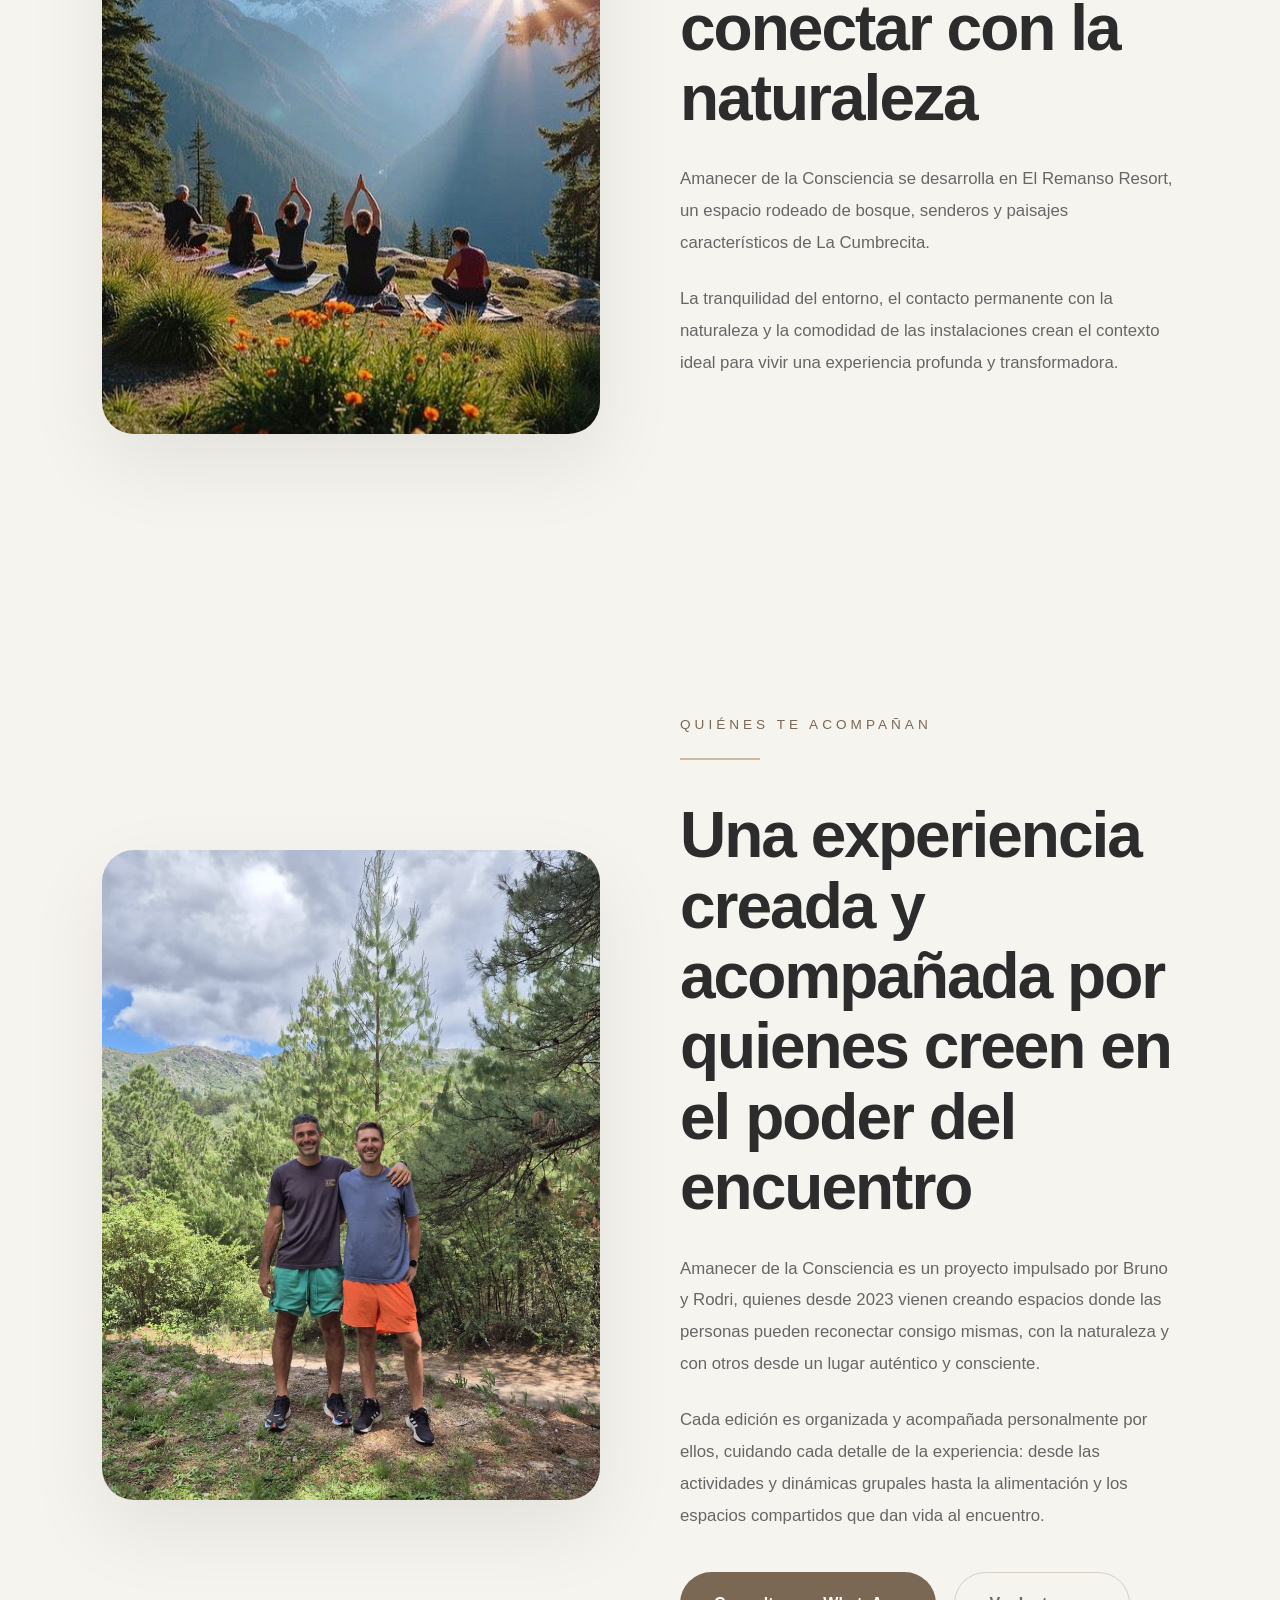
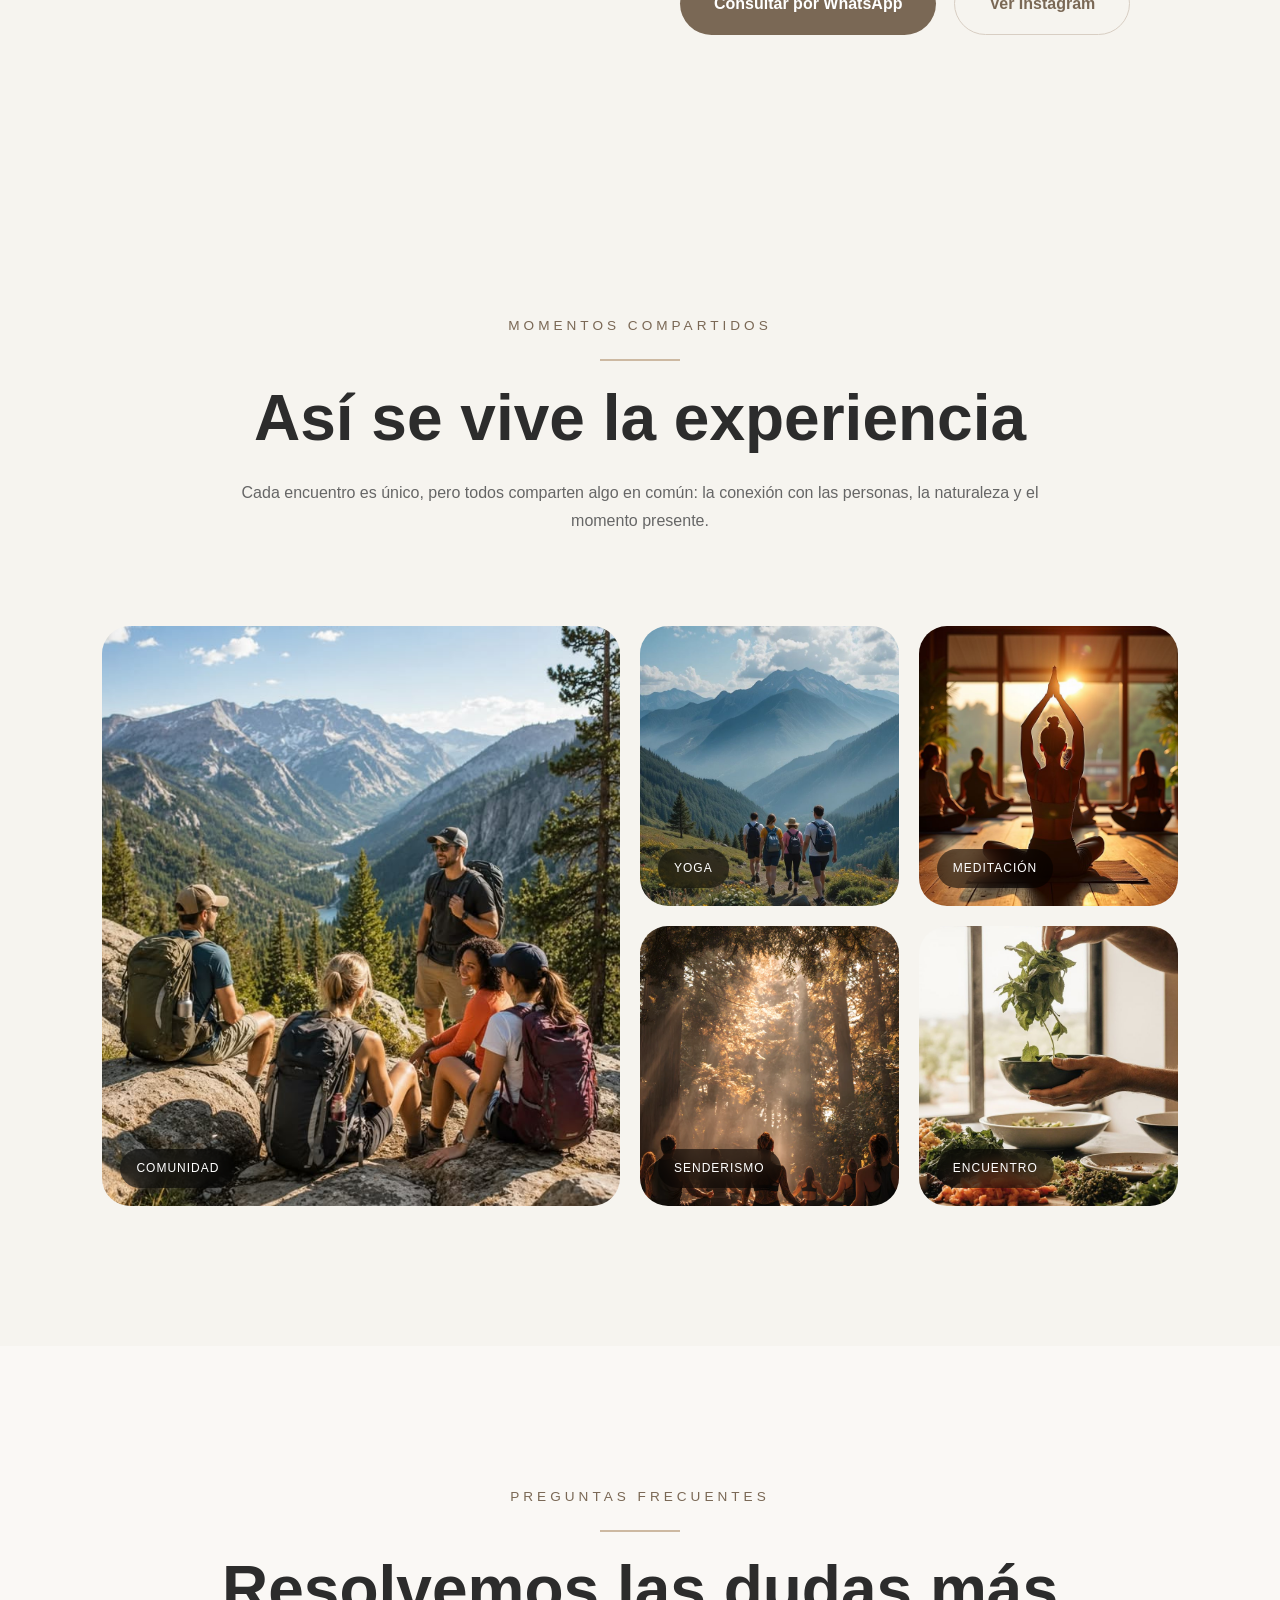
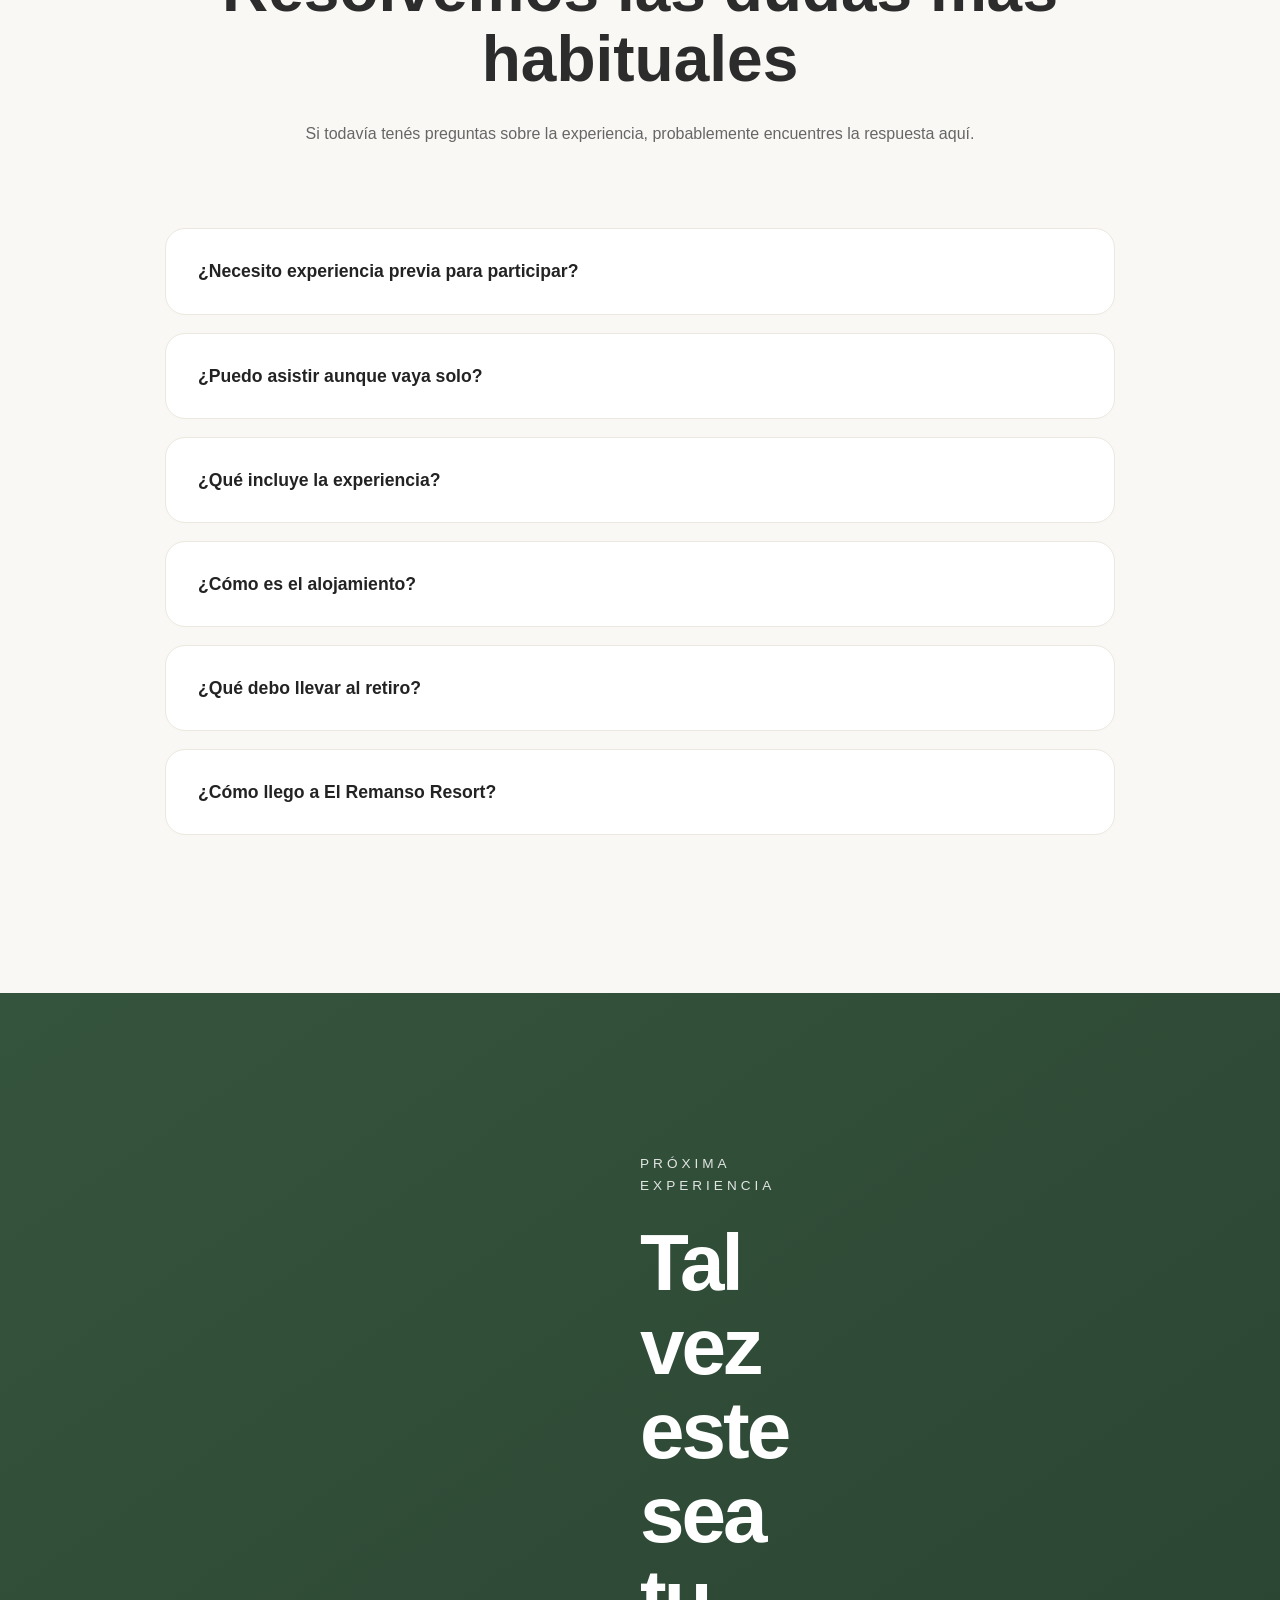
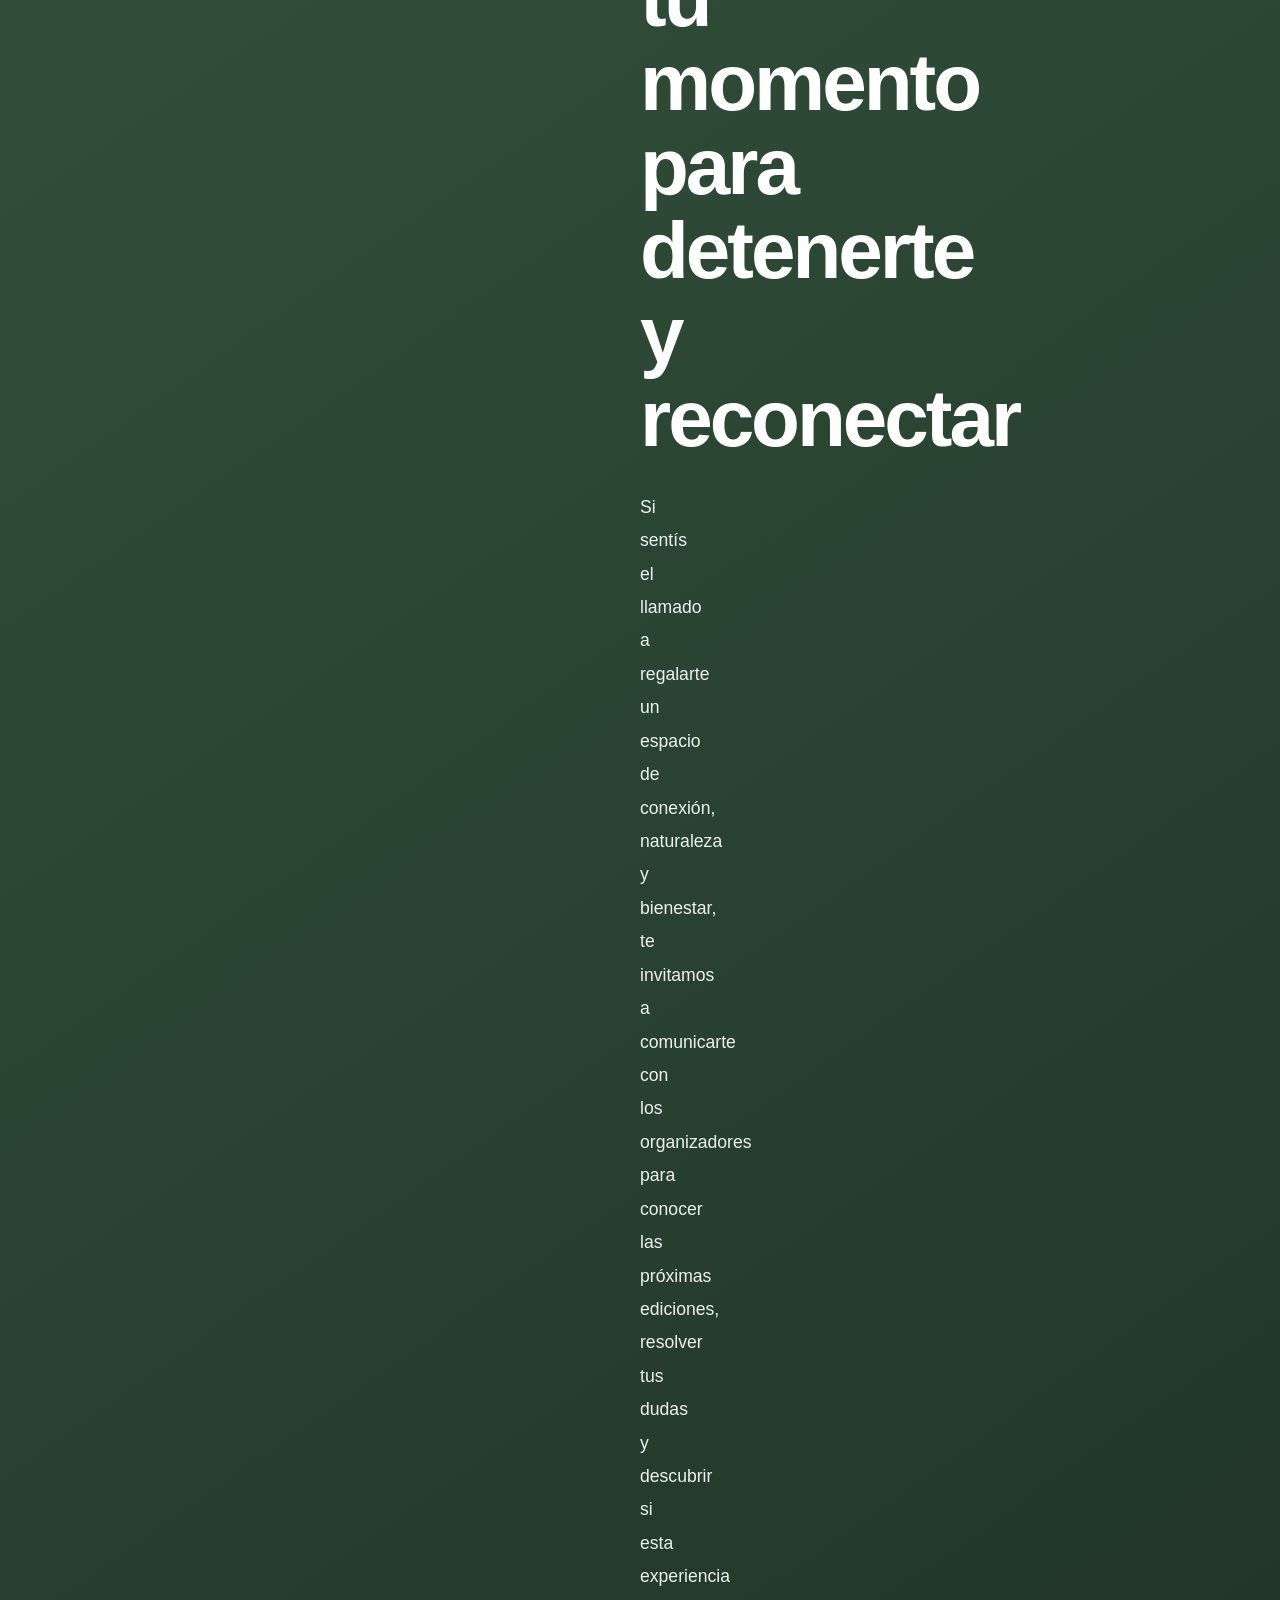
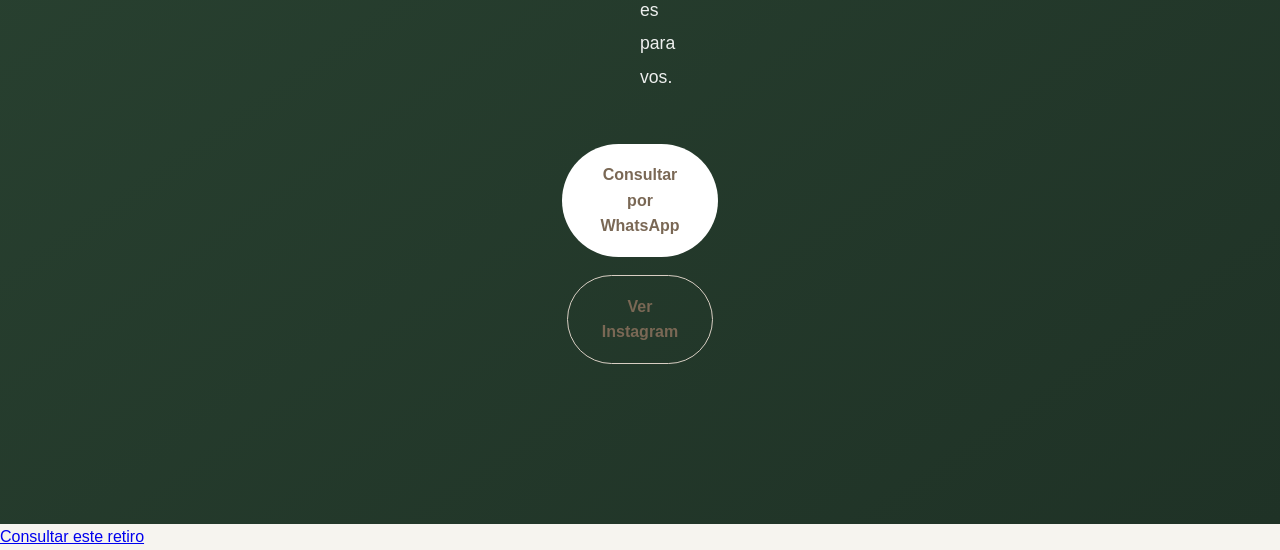
<file: pages/retiros/elamanecerdelaconsicencia.html>
<!DOCTYPE html>
<html lang="en">
<head>
    <meta charset="UTF-8">
    <meta name="viewport" content="width=device-width, initial-scale=1.0">
    <title>Amanecer de la Consciencia | El Remanso Resorts</title>
    <link rel="canonical" href="https://elremansoresorts.com/pages/retiros/elamanecerdelaconsciencia.html">
    <link rel="stylesheet" href="../../css/style.css">
    <link
rel="stylesheet"
href="https://cdnjs.cloudflare.com/ajax/libs/font-awesome/6.5.1/css/all.min.css"
/>

<!-- Google tag (gtag.js) -->
<script async src="https://www.googletagmanager.com/gtag/js?id=G-BT3CB69ZL1"></script>
<script>
  window.dataLayer = window.dataLayer || [];
  function gtag(){dataLayer.push(arguments);}
  gtag('js', new Date());

  gtag('config', 'G-BT3CB69ZL1');
</script>


</head>

<body>

<!-- =========================
NAVBAR
========================= -->

<nav class="navbar remanso-desktop-only">


<div class="logo">
    El Remanso Resort
</div>

<ul class="nav-links">

    <!-- HOME -->

    <li>
        <a href="../../index.html">
            Home
        </a>
    </li>

    <!-- CABAÑAS -->

    <li class="dropdown">

        <a href="../cabañas.html">
            Cabañas ▾
        </a>

        <ul class="dropdown-menu">

            <li>
                <a href="./pages/cabañas.html#cabins">
                    Ver todos los nidos
                </a>
            </li>

        </ul>

    </li>

    <!-- EXPERIENCIAS -->

    <li class="dropdown">

        <a href="../experiencia.html">
         Retiros▾
        </a>

        <ul class="dropdown-menu">

            <li>
                <a href="../experiencia.html">
                    Ver todas los retiros
                </a>
            </li>

        </ul>

    </li>

    <!-- GALERÍA -->

    <li>
        <a href="../galeria.html">
            Galería
        </a>
    </li>

    <!-- UBICACIÓN -->

    <li>
        <a href="../ubicacion.html">
            Ubicación
        </a>
    </li>

    <!-- CTA -->

    <li>

        <a href="#"
           class="nav-contact-btn">

            Reservar

        </a>

    </li>

</ul>


</nav>

<!-- =========================
AMANECER DE LA CONSCIENCIA - HERO
========================= -->

<section class="remanso-consciousness-hero remanso-desktop-only">


<div class="remanso-consciousness-hero-overlay"></div>

<!-- =========================
BOTÓN BACK
========================= -->

<a href="../cabañas.html"
   class="remanso-cabin-desktop-back"
   aria-label="Volver a Nidos">

    <i class="fa-solid fa-arrow-left"></i>

</a>

<div class="remanso-consciousness-hero-content">

    <span class="remanso-consciousness-hero-label">
        EXPERIENCIA EL REMANSO
    </span>

    <div class="remanso-consciousness-hero-line"></div>

    <h1 class="remanso-consciousness-hero-title">
        El Amanecer de la Consciencia
    </h1>

    <p class="remanso-consciousness-hero-description">

        Un encuentro para reconectar con vos mismo,
        con la naturaleza y con otras personas a través
        de experiencias conscientes que promueven el bienestar
        físico, emocional y espiritual.

    </p>

    <div class="remanso-consciousness-hero-meta">

        <span>2 noches</span>

        <span>•</span>

        <span>La Cumbrecita</span>

        <span>•</span>

        <span>Alimentación incluida</span>

    </div>

    <div class="remanso-consciousness-hero-buttons">

       <a href="https://wa.me/5493546476564?text=Hola,%20quisiera%20recibir%20informaci%C3%B3n%20sobre%20las%20pr%C3%B3ximas%20ediciones%20de%20El%20Amanecer%20de%20la%20Consciencia."
   class="remanso-consciousness-primary-button"
   target="*blank"
   rel="noopener noreferrer"
   onclick="gtag('event', 'whatsapp_click');">

    Consultar próxima edición

</a>

        <a href="#about-retreat"
           class="remanso-consciousness-secondary-button">

            Conocer la experiencia

        </a>

    </div>

</div>


<!-- Indicador de scroll -->

<div class="remanso-scroll-indicator">

    <span></span>

</div>



</section>


<!-- =========================
AMANECER DE LA CONSCIENCIA
¿DE QUÉ SE TRATA?
========================= -->

<section class="remanso-consciousness-about remanso-desktop-only" id="about-retreat">


<div class="remanso-consciousness-about-content remanso-desktop-only">

    <span class="remanso-consciousness-about-label">
       RETIRO HOLISTICO
    </span>

    <div class="remanso-consciousness-about-line"></div>

    <h2 class="remanso-consciousness-about-title">
        Un encuentro para reconectar con vos mismo, la naturaleza y los demás.
    </h2>

    <p class="remanso-consciousness-about-description">

        Amanecer de la Consciencia nace con el propósito de crear un espacio de encuentro donde cada persona pueda detenerse, escucharse y reconectar consigo misma en un entorno natural que favorece la presencia, la introspección y el bienestar integral.

    </p>

    <p class="remanso-consciousness-about-description">

        A través de experiencias conscientes, actividades en la naturaleza y momentos compartidos, cada participante recorre su propio camino de descubrimiento, encontrando aquello que necesita para habitar con mayor plenitud su cuerpo, sus emociones y su vida.

    </p>

</div>

<div class="remanso-consciousness-about-image">

    <img src="../../assets/retiros/ananecer /experiencia.jpg"
         alt="Experiencia Amanecer de la Consciencia">

</div>


</section>

<!-- =========================
AMANECER DE LA CONSCIENCIA
¿QUÉ VAS A VIVIR?
========================= -->

<section class="remanso-consciousness-experience remanso-desktop-only">


<div class="remanso-consciousness-experience-header">

    <span class="remanso-consciousness-experience-label">
        LA EXPERIENCIA
    </span>

    <div class="remanso-consciousness-experience-line"></div>

    <h2 class="remanso-consciousness-experience-title">
        Lo que vas a vivir durante el retiro
    </h2>

    <p class="remanso-consciousness-experience-description">

        Cada encuentro combina actividades corporales, conexión con la naturaleza y espacios de reflexión diseñados para favorecer el bienestar, la presencia y el autoconocimiento.

    </p>

</div>

<div class="remanso-consciousness-experience-grid">

    <!-- CARD 1 -->

    <article class="remanso-consciousness-experience-card">

        <span class="remanso-consciousness-experience-icon">
            🧘
        </span>

        <h3>
            Yoga y Meditación
        </h3>

        <p>
            Prácticas guiadas que ayudan a desarrollar presencia, calma mental y conexión con el momento presente.
        </p>

    </article>

    <!-- CARD 2 -->

    <article class="remanso-consciousness-experience-card">

        <span class="remanso-consciousness-experience-icon">
            🥾
        </span>

        <h3>
            Senderismo y Trekking
        </h3>

        <p>
            Recorridos por senderos y paisajes naturales que invitan a caminar de manera consciente y conectar con el entorno.
        </p>

    </article>

    <!-- CARD 3 -->

    <article class="remanso-consciousness-experience-card">

        <span class="remanso-consciousness-experience-icon">
            ❄️
        </span>

        <h3>
            Desafíos Conscientes
        </h3>

        <p>
            Experiencias como las inmersiones en agua fría proponen explorar límites personales desde la presencia y la confianza.
        </p>

    </article>

    <!-- CARD 4 -->

    <article class="remanso-consciousness-experience-card">

        <span class="remanso-consciousness-experience-icon">
            🌿
        </span>

        <h3>
            Naturaleza y Bienestar
        </h3>

        <p>
            El contacto permanente con la montaña, el bosque y el aire libre acompaña cada momento de la experiencia.
        </p>

    </article>

    <!-- CARD 5 -->

    <article class="remanso-consciousness-experience-card">

        <span class="remanso-consciousness-experience-icon">
            🤝
        </span>

        <h3>
            Encuentro Humano
        </h3>

        <p>
            Dinámicas grupales y espacios compartidos que favorecen la escucha, la integración y el aprendizaje colectivo.
        </p>

    </article>

    <!-- CARD 6 -->

    <article class="remanso-consciousness-experience-card">

        <span class="remanso-consciousness-experience-icon">
            ✨
        </span>

        <h3>
            Reflexión y Autoconocimiento
        </h3>

        <p>
            Momentos de introspección, lecturas simbólicas y prácticas de observación para profundizar en tu propio proceso.
        </p>

    </article>

</div>


</section>

<!-- =========================
AMANECER DE LA CONSCIENCIA
INFORMACIÓN PRÁCTICA
========================= -->

<section class="remanso-consciousness-info remanso-desktop-only" id="retreat-info">


<div class="remanso-consciousness-info-header">

    <span class="remanso-consciousness-info-label">
        INFORMACIÓN PRÁCTICA
    </span>

    <div class="remanso-consciousness-info-line"></div>

    <h2 class="remanso-consciousness-info-title">
        Todo lo que necesitás saber antes de participar
    </h2>

    <p class="remanso-consciousness-info-description">

        Cada edición puede presentar particularidades según la época del año y las actividades propuestas. Esta información sirve como referencia general sobre cómo se desarrolla la experiencia.

    </p>

</div>

<div class="remanso-consciousness-info-grid">

    <!-- DURACIÓN -->

    <article class="remanso-consciousness-info-card">

        <h3>Duración</h3>

        <p>
            Habitualmente se desarrolla durante un fin de semana de 2 noches.
        </p>

    </article>

    <!-- INCLUYE -->

    <article class="remanso-consciousness-info-card">

        <h3>Incluye</h3>

        <p>
            Alojamiento, actividades guiadas y alimentación vegetariana durante toda la experiencia.
        </p>

    </article>

    <!-- TRASLADO -->

    <article class="remanso-consciousness-info-card">

        <h3>Traslado</h3>

        <p>
            El viaje hasta El Remanso Resort corre por cuenta de cada participante.
        </p>

    </article>

    <!-- ALOJAMIENTO -->

    <article class="remanso-consciousness-info-card">

        <h3>Alojamiento</h3>

        <p>
            Las habitaciones son compartidas entre participantes del retiro.
        </p>

    </article>

    <!-- RESERVA -->

    <article class="remanso-consciousness-info-card">

        <h3>Reserva</h3>

        <p>
            La participación queda confirmada una vez realizada la seña correspondiente.
        </p>

    </article>

    <!-- PRÓXIMA EDICIÓN -->

    <article class="remanso-consciousness-info-card">

        <h3>Próximas ediciones</h3>

        <p>
            Se realizan varias ediciones al año. Consultanos para conocer las fechas disponibles.
        </p>

    </article>

</div>


</section>


<!-- =========================
AMANECER DE LA CONSCIENCIA
EL LUGAR
========================= -->

<section class="remanso-consciousness-location remanso-desktop-only">

    <div class="remanso-consciousness-location-image">

        <img src="../../assets/retiros/ananecer /entorno.jpeg"
             alt="Entorno natural de El Remanso Resort">

    </div>

    <div class="remanso-consciousness-location-content">

        <span class="remanso-consciousness-location-label">
            EL ENTORNO
        </span>

        <div class="remanso-consciousness-location-line"></div>

        <h2 class="remanso-consciousness-location-title">
            Un escenario pensado para conectar con la naturaleza
        </h2>

        <p class="remanso-consciousness-location-description">

            Amanecer de la Consciencia se desarrolla en El Remanso Resort, un espacio rodeado de bosque, senderos y paisajes característicos de La Cumbrecita.

        </p>

        <p class="remanso-consciousness-location-description">

            La tranquilidad del entorno, el contacto permanente con la naturaleza y la comodidad de las instalaciones crean el contexto ideal para vivir una experiencia profunda y transformadora.

        </p>

    </div>

</section>






<!-- =========================
AMANECER DE LA CONSCIENCIA
ORGANIZADORES
========================= -->

<section class="remanso-consciousness-organizers remanso-desktop-only">


<div class="remanso-consciousness-organizers-image">

    <img src="../../assets/retiros/ananecer /organizadores.jpeg"
         alt="Organizadores de Amanecer de la Consciencia">

</div>

<div class="remanso-consciousness-organizers-content">

    <span class="remanso-consciousness-organizers-label">
        QUIÉNES TE ACOMPAÑAN
    </span>

    <div class="remanso-consciousness-organizers-line"></div>

    <h2 class="remanso-consciousness-organizers-title">
        Una experiencia creada y acompañada por quienes creen en el poder del encuentro
    </h2>

    <p class="remanso-consciousness-organizers-description">

        Amanecer de la Consciencia es un proyecto impulsado por Bruno y Rodri, quienes desde 2023 vienen creando espacios donde las personas pueden reconectar consigo mismas, con la naturaleza y con otros desde un lugar auténtico y consciente.

    </p>

    <p class="remanso-consciousness-organizers-description">

        Cada edición es organizada y acompañada personalmente por ellos, cuidando cada detalle de la experiencia: desde las actividades y dinámicas grupales hasta la alimentación y los espacios compartidos que dan vida al encuentro.

    </p>

    <div class="remanso-consciousness-organizers-buttons">

       <a href="https://wa.me/5493546476564?text=Hola,%20escribo%20desde%20la%20p%C3%A1gina%20de%20Amanecer%20de%20la%20Consciencia%20y%20me%20gustar%C3%ADa%20recibir%20informaci%C3%B3n%20sobre%20las%20pr%C3%B3ximas%20ediciones."
   class="remanso-consciousness-organizers-primary"
   onclick="gtag('event', 'whatsapp_click');">

    Consultar por WhatsApp

</a>

        <a href="https://www.instagram.com/elamanecerdelaconsciencia?igsh=YTg3OGJiZHA3NnN3"
   class="remanso-consciousness-organizers-secondary"
   target="_blank"
   rel="noopener noreferrer">

    Ver Instagram

</a>

    </div>

</div>


</section>








<!-- =========================
AMANECER DE LA CONSCIENCIA
GALERÍA
========================= -->

<section class="remanso-consciousness-gallery remanso-desktop-only">

    <div class="remanso-consciousness-gallery-header">

        <span class="remanso-consciousness-gallery-label">
            MOMENTOS COMPARTIDOS
        </span>

        <div class="remanso-consciousness-gallery-line"></div>

        <h2 class="remanso-consciousness-gallery-title">
            Así se vive la experiencia
        </h2>

        <p class="remanso-consciousness-gallery-description">
            Cada encuentro es único, pero todos comparten algo en común: la conexión con las personas, la naturaleza y el momento presente.
        </p>

    </div>

    <div class="remanso-consciousness-gallery-grid">

        <!-- IMAGEN PRINCIPAL -->

        <div class="remanso-consciousness-gallery-main">

            <img src="../../assets/retiros/galery/encuentrocopy.jpeg"
                 alt="Encuentro grupal">

            <span class="remanso-consciousness-gallery-tag">
                Comunidad
            </span>

        </div>

        <!-- FOTO 1 -->

        <div class="remanso-consciousness-gallery-item">

            <img src="../../assets/retiros/galery/caminata.jpeg"
                 alt="Yoga">

            <span class="remanso-consciousness-gallery-tag">
                Yoga
            </span>

        </div>

        <!-- FOTO 2 -->

        <div class="remanso-consciousness-gallery-item">

            <img src="../../assets/retiros/galery/yoga.jpeg"
                 alt="Meditación">

            <span class="remanso-consciousness-gallery-tag">
                Meditación
            </span>

        </div>

        <!-- FOTO 3 -->

        <div class="remanso-consciousness-gallery-item">

            <img src="../../assets/retiros/galery/medtiacion.webp"
                 alt="Caminatas">

            <span class="remanso-consciousness-gallery-tag">
                Senderismo
            </span>

        </div>

        <!-- FOTO 4 -->

        <div class="remanso-consciousness-gallery-item">

            <img src="../../assets/retiros/galery/alimentacion.jpeg"
                 alt="Encuentro">

            <span class="remanso-consciousness-gallery-tag">
                Encuentro
            </span>

        </div>

    </div>

</section>


<!-- =========================
AMANECER DE LA CONSCIENCIA
PREGUNTAS FRECUENTES
========================= -->

<section class="remanso-consciousness-faq remanso-desktop-only">


<div class="remanso-consciousness-faq-header">

    <span class="remanso-consciousness-faq-label">
        PREGUNTAS FRECUENTES
    </span>

    <div class="remanso-consciousness-faq-line"></div>

    <h2 class="remanso-consciousness-faq-title">
        Resolvemos las dudas más habituales
    </h2>

    <p class="remanso-consciousness-faq-description">

        Si todavía tenés preguntas sobre la experiencia, probablemente encuentres la respuesta aquí.

    </p>

</div>

<div class="remanso-consciousness-faq-container">

    <!-- ITEM 1 -->

    <details class="remanso-consciousness-faq-item">

        <summary>
            ¿Necesito experiencia previa para participar?
        </summary>

        <p>
            No. El retiro está pensado para cualquier persona con ganas de vivir la experiencia, independientemente de su recorrido previo en yoga, meditación u otras prácticas.
        </p>

    </details>

    <!-- ITEM 2 -->

    <details class="remanso-consciousness-faq-item">

        <summary>
            ¿Puedo asistir aunque vaya solo?
        </summary>

        <p>
            Sí. Muchas personas participan de manera individual. El encuentro está diseñado para favorecer la integración y generar un clima de confianza desde el primer día.
        </p>

    </details>

    <!-- ITEM 3 -->

    <details class="remanso-consciousness-faq-item">

        <summary>
            ¿Qué incluye la experiencia?
        </summary>

        <p>
            Generalmente incluye alojamiento compartido, alimentación vegetariana y todas las actividades propuestas durante el retiro.
        </p>

    </details>

    <!-- ITEM 4 -->

    <details class="remanso-consciousness-faq-item">

        <summary>
            ¿Cómo es el alojamiento?
        </summary>

        <p>
            El alojamiento se realiza en habitaciones compartidas dentro de El Remanso Resort, promoviendo la convivencia y el encuentro entre participantes.
        </p>

    </details>

    <!-- ITEM 5 -->

    <details class="remanso-consciousness-faq-item">

        <summary>
            ¿Qué debo llevar al retiro?
        </summary>

        <p>
            Recomendamos ropa cómoda, calzado adecuado para caminatas, abrigo y aquellos elementos personales que te permitan disfrutar plenamente la experiencia.
        </p>

    </details>

    <!-- ITEM 6 -->

    <details class="remanso-consciousness-faq-item">

        <summary>
            ¿Cómo llego a El Remanso Resort?
        </summary>

        <p>
            El traslado no está incluido. Una vez confirmada tu participación recibirás toda la información necesaria para organizar tu viaje y llegar al lugar.
        </p>

    </details>

</div>


</section>

<!-- =========================
AMANECER DE LA CONSCIENCIA
CTA FINAL
========================= -->

<section class="remanso-consciousness-cta remanso-desktop-only">


<div class="remanso-consciousness-cta-content">

    <span class="remanso-consciousness-cta-label">
        PRÓXIMA EXPERIENCIA
    </span>

    <h2 class="remanso-consciousness-cta-title">
        Tal vez este sea tu momento para detenerte y reconectar
    </h2>

    <p class="remanso-consciousness-cta-description">

        Si sentís el llamado a regalarte un espacio de conexión,
        naturaleza y bienestar, te invitamos a comunicarte con los organizadores
        para conocer las próximas ediciones, resolver tus dudas y descubrir
        si esta experiencia es para vos.

    </p>

    <div class="remanso-consciousness-cta-buttons">

        <a href="https://wa.me/5493546476564?text=Hola,%20escribo%20desde%20la%20p%C3%A1gina%20de%20Amanecer%20de%20la%20Consciencia%20y%20me%20gustar%C3%ADa%20recibir%20informaci%C3%B3n%20sobre%20las%20pr%C3%B3ximas%20ediciones."
           class="remanso-consciousness-cta-primary">

            Consultar por WhatsApp

        </a>

        <a href="https://www.instagram.com/elamanecerdelaconsciencia?igsh=YTg3OGJiZHA3NnN3"
   class="remanso-consciousness-organizers-secondary"
   target="_blank"
   rel="noopener noreferrer">

    Ver Instagram

</a>

    </div>

</div>


</section>


<!-- ==========================================
HERO- MOBILE
========================================== -->

<section class="remanso-retreat-mobile-hero remanso-mobile-only">

    <div class="remanso-retreat-mobile-overlay"></div>

    <!-- Botón volver -->

<a href="../experiencia.html"
   class="remanso-cabin-mobile-back"
   data-smart-back>

    <i class="fa-solid fa-arrow-left"></i>

</a>

    <div class="remanso-retreat-mobile-slider">

    <img src="../../assets/retiros/ananecer /entorno.jpeg"
         alt="Comunidad compartiendo el retiro">

    <img src="../../assets/retiros/ananecer /hero.jpg"
         alt="Práctica de yoga">

    <img src="../../assets/retiros/ananecer /experiencia.jpg"
         alt="Senderismo">

    <img src="../../assets/retiros/ananecer /organizadores.jpeg"
         alt="Inmersión en agua fría">

    <img src="../../assets/retiros/comunidad.jpeg"
         alt="Fogón al aire libre">

</div>

    <!-- Indicador -->

    <div class="remanso-retreat-gallery-dots">

        <span class="active"></span>

        <span></span>

        <span></span>

        <span></span>

        <span></span>

    </div>

</section>


<!-- ==========================================
WHITE SHEET
========================================== -->

<section class="remanso-retreat-mobile-sheet remanso-mobile-only">

    <div class="remanso-retreat-mobile-container">

        <!-- ==========================================
        LA EXPERIENCIA
        ========================================== -->

        <section class="remanso-retreat-mobile-experience">

            <!-- HEADER -->

            <header class="remanso-retreat-mobile-section-header">

                <span class="remanso-retreat-mobile-label">

                    LA EXPERIENCIA

                </span>

                <h2 class="remanso-retreat-mobile-title">

                    Lo que vas a vivir

                </h2>

                <p class="remanso-retreat-mobile-text">

                    Cada actividad fue pensada para ayudarte a conectar
                    con la naturaleza, el cuerpo y con vos mismo.

                </p>

            </header>


            <!-- GRID -->

            <div class="remanso-retreat-mobile-grid">

                <!-- CARD -->

                <article class="remanso-retreat-mobile-card">

                    <div class="remanso-retreat-mobile-icon">

                        <i class="fa-solid fa-spa"></i>

                    </div>

                    <div class="remanso-retreat-mobile-card-content">

                        <h3>

                            Yoga y Meditación

                        </h3>

                        <p>

                            Prácticas guiadas para cultivar presencia,
                            calma y bienestar.

                        </p>

                    </div>

                </article>


                <!-- CARD -->

                <article class="remanso-retreat-mobile-card">

                    <div class="remanso-retreat-mobile-icon">

                        <i class="fa-solid fa-person-hiking"></i>

                    </div>

                    <div class="remanso-retreat-mobile-card-content">

                        <h3>

                            Senderismo y Trekking

                        </h3>

                        <p>

                            Caminatas conscientes para descubrir la
                            montaña desde otra perspectiva.

                        </p>

                    </div>

                </article>


                <!-- CARD -->

                <article class="remanso-retreat-mobile-card">

                    <div class="remanso-retreat-mobile-icon">

                        <i class="fa-solid fa-water"></i>

                    </div>

                    <div class="remanso-retreat-mobile-card-content">

                        <h3>

                            Desafíos Conscientes

                        </h3>

                        <p>

                            Experiencias que invitan a ampliar tus límites
                            desde la confianza y la presencia.

                        </p>

                    </div>

                </article>


                <!-- CARD -->

                <article class="remanso-retreat-mobile-card">

                    <div class="remanso-retreat-mobile-icon">

                        <i class="fa-solid fa-leaf"></i>

                    </div>

                    <div class="remanso-retreat-mobile-card-content">

                        <h3>

                            Naturaleza y Bienestar

                        </h3>

                        <p>

                            El bosque, el silencio y el aire libre forman
                            parte de cada momento del retiro.

                        </p>

                    </div>

                </article>


                <!-- CARD -->

                <article class="remanso-retreat-mobile-card">

                    <div class="remanso-retreat-mobile-icon">

                        <i class="fa-solid fa-users"></i>

                    </div>

                    <div class="remanso-retreat-mobile-card-content">

                        <h3>

                            Encuentro Humano

                        </h3>

                        <p>

                            Compartir con otras personas crea vínculos,
                            inspiración y aprendizaje colectivo.

                        </p>

                    </div>

                </article>


                <!-- CARD -->

                <article class="remanso-retreat-mobile-card">

                    <div class="remanso-retreat-mobile-icon">

                        <i class="fa-regular fa-star"></i>

                    </div>

                    <div class="remanso-retreat-mobile-card-content">

                        <h3>

                            Reflexión Personal

                        </h3>

                        <p>

                            Espacios de introspección para observar,
                            integrar y llevarte nuevas herramientas.

                        </p>

                    </div>

                </article>

            </div>

        </section>


<!-- =========================
RETIRO - INFORMACIÓN PRÁCTICA MOBILE
========================= -->


<section class="remanso-retreat-mobile-info remanso-mobile-only">

 <!-- HEADER -->

    <div class="remanso-retreat-mobile-info-header">

        <span class="remanso-retreat-mobile-label">

            INFORMACIÓN PRÁCTICA

        </span>

        <h2 class="remanso-retreat-mobile-title">

            Todo lo que necesitás saber

        </h2>

        <p class="remanso-retreat-mobile-text">

            Información general sobre cómo se desarrolla
            la experiencia y qué incluye cada edición.

        </p>

    </div>

    <!-- TARJETAS -->

    <div class="remanso-info-cards">

        <!-- Duración -->

        <article class="remanso-info-card">

            <i class="fa-regular fa-calendar"></i>

            <div>

                <h4>Duración</h4>

                <p>

                    3 días / 2 noches.

                </p>

            </div>

        </article>

        <!-- Incluye -->

        <article class="remanso-info-card">

            <i class="fa-solid fa-check"></i>

            <div>

                <h4>Incluye</h4>

                <p>

                    Alojamiento, actividades guiadas y alimentación.

                </p>

            </div>

        </article>

        <!-- Traslado -->

        <article class="remanso-info-card">

            <i class="fa-solid fa-car"></i>

            <div>

                <h4>Traslado</h4>

                <p>

                    El viaje hasta El Remanso corre por cuenta del participante.

                </p>

            </div>

        </article>

        <!-- Alojamiento -->

        <article class="remanso-info-card">

            <i class="fa-solid fa-bed"></i>

            <div>

                <h4>Alojamiento</h4>

                <p>

                    Habitaciones compartidas durante el retiro.

                </p>

            </div>

        </article>

        <!-- Reserva -->

        <article class="remanso-info-card">

            <i class="fa-solid fa-wallet"></i>

            <div>

                <h4>Reserva</h4>

                <p>

                    La inscripción queda confirmada con la seña correspondiente.

                </p>

            </div>

        </article>

        <!-- Próximas ediciones -->

        <article class="remanso-info-card">

            <i class="fa-regular fa-calendar-days"></i>

            <div>

                <h4>Próximas ediciones</h4>

                <p>

                    Consultanos para conocer las fechas disponibles.

                </p>

            </div>

        </article>

    </div>

</section>
 

<!-- =========================
RETIRO - ANFITRIONES MOBILE
========================= -->


<section class="remanso-retreat-mobile-host remanso-mobile-only">

<!-- FOTO -->

    <div class="remanso-retreat-mobile-host-image">
        <img src="../../assets/retiros/ananecer /organizadores.jpeg" alt="organizadores del retiro">


    </div>

    <!-- CONTENIDO -->

    <div class="remanso-retreat-mobile-host-content">

        <span class="remanso-retreat-mobile-label">

            QUIÉNES TE ACOMPAÑAN

        </span>

        <h2 class="remanso-retreat-mobile-title">

            Personas que creen en el poder del encuentro.

        </h2>

        <p class="remanso-retreat-mobile-text">

            Bruno y Rodri acompañan cada edición del retiro,
            creando un espacio donde la naturaleza, el bienestar
            y el encuentro humano son protagonistas.

        </p>

        <!-- BOTONES -->

        <div class="remanso-retreat-mobile-host-buttons">

            <a
            href="https://www.instagram.com/elamanecerdelaconsciencia?igsh=YTg3OGJiZHA3NnN3"
            target="_blank"
            class="remanso-retreat-mobile-host-secondary">

                Ver Instagram

            </a>

        </div>

    </div>



</section>



  

<!-- =========================
RETIRO - CTA FINAL MOBILE
Plantilla reutilizable
========================= -->

<section class="remanso-retreat-mobile-cta remanso-mobile-only">


    <div class="remanso-retreat-mobile-cta-card">

        <!-- LABEL -->

        <span class="remanso-retreat-mobile-cta-label">

            PRÓXIMA EXPERIENCIA

        </span>

        <!-- TÍTULO -->

        <h2 class="remanso-retreat-mobile-cta-title">

            Quizás este sea el momento de regalarte esta experiencia.

        </h2>

        <!-- DESCRIPCIÓN -->

        <p class="remanso-retreat-mobile-cta-text">

            Si sentís que este retiro puede ser para vos,
            escribinos. Con gusto te contaremos las próximas
            ediciones y responderemos todas tus dudas.

        </p>


    </div>

</section>

</div>
</section>





<!-- =========================
STICKY CTA MOBILE
========================= -->

<div class="remanso-mobile-sticky-cta">

   <a href="https://wa.me/5493546476564?text=Hola,%20quisiera%20recibir%20informaci%C3%B3n%20sobre%20las%20pr%C3%B3ximas%20ediciones%20de%20El%20Amanecer%20de%20la%20Consciencia."
   class="remanso-mobile-sticky-button"
   onclick="gtag('event', 'whatsapp_click');">

    Consultar este retiro

</a>

</div>

    <script src="../../css/js/remanso-mobile.js"></script>


<!-- =========================
HOME- BOTON WATSHAP - FLOTANTE
========================= -->

<a
href="https://wa.me/5493546476564?text=Hola,%20escribo%20desde%20la%20p%C3%A1gina%20web%20de%20El%20Remanso%20Resort%20y%20me%20gustar%C3%ADa%20recibir%20m%C3%A1s%20informaci%C3%B3n."
class="remanso-whatsapp"
target="_blank"
onclick="gtag('event', 'whatsapp_click');">

<i class="fa-brands fa-whatsapp"></i>

</a>
    
</body>
</html>
</file>
<file: css/style.css>
*{
margin:0;
padding:0;
box-sizing:border-box;
}

body{
font-family:Arial, Helvetica, sans-serif;
background:#f6f4ef;
color:#2c2c2c;
line-height:1.6;
}

:root{

--remanso-green:#465B2D;
--remanso-green-dark:#3E5127;

--remanso-sand:#E6E0D2;
--remanso-sand-dark:#CFC7B5;

--remanso-text:#232323;

}



/* =========================
   NAVBAR
========================= */

.navbar{
    position:fixed;
    top:0;
    left:0;

    width:100%;

    display:flex;
    justify-content:space-between;
    align-items:center;

    padding:28px 80px;

    background:rgba(255,255,255,.92);

    backdrop-filter:blur(14px);
    -webkit-backdrop-filter:blur(14px);

    border-bottom:1px solid rgba(0,0,0,.04);

    z-index:1000;

    transition:.3s ease;
}

/* NAVBAR - LOGO */

.logo{
    font-size:1.5rem;

    font-weight:600;

    letter-spacing:-0.5px;

    color: var(--remanso-green);

    cursor:pointer;
}

/* NAVBAR-  MENÚ */

.nav-links{
    display:flex;

    align-items:center;

    list-style:none;

    gap:45px;
}

/* LINKS */

.nav-links a{
    position:relative;

    text-decoration:none;

    color: var(--remanso-green);

    font-size:.95rem;

    font-weight:500;

    transition:.3s ease;
}

/* EFECTO HOVER */

.nav-links a::after{
    content:"";

    position:absolute;

    left:0;
    bottom:-8px;

    width:0;

    height:1.5px;

  background: var(--remanso-green);

    transition:.3s ease;
}

.nav-links a:hover{
    color: var(--remanso-green);
}

.nav-links a:hover::after{
    width:100%;
}

.nav-contact-btn{
    padding:14px 24px;

    background:#7a6855;

    color:white !important;

    border-radius:55px;

    transition:.3s ease;
}

.nav-contact-btn::after{
    display:none;
}

.nav-contact-btn:hover{
background: var(--remanso-green);

    transform:translateY(-2px);
}



/* ACTIVO */

.navbar a.active{

    color:var(--remanso-green);

}

.navbar a.active i{

    transform:translateY(-2px);

}

/* HOVER */

.navbar a:hover{

    color:var(--remanso-green);

}



/* =========================
DROPDOWN
========================= */

.dropdown{


position:relative;


}

/* MENÚ DESPLEGABLE */

.dropdown-menu{


position:absolute;

top:100%;
left:0;

min-width:220px;

padding:12px 0;

margin-top:12px;

background:white;

border:1px solid #ece7df;

border-radius:18px;

box-shadow:
0 15px 40px rgba(0,0,0,.08);

list-style:none;

opacity:0;

visibility:hidden;

transform:translateY(10px);

transition:.3s ease;

z-index:999;


}

/* APERTURA */

.dropdown:hover .dropdown-menu{


opacity:1;

visibility:visible;

transform:translateY(0);


}

/* LINKS */

.dropdown-menu li{


width:100%;


}

.dropdown-menu a{


display:block;

padding:12px 20px;

text-decoration:none;

color:#555;

font-size:.95rem;

transition:.25s ease;


}

/* HOVER */

.dropdown-menu a:hover{


background:#f8f5f1;

color:#7a6855;


}
/* ==========================================
BOTTOM NAVIGATION MOBILE
========================================== */

.remanso-mobile-nav{

    position:fixed;

    bottom:0;

    left:12px;
    right:12px;

    width:auto;

    max-width:none;

    padding:15px 0;

    display:none;

    justify-content:space-evenly;

    align-items:center;

    background:rgba(250,248,245,.84);

    backdrop-filter:blur(24px);
    -webkit-backdrop-filter:blur(24px);

    border:none;

    border-top:1px solid rgba(255,255,255,.55);

    border-radius:22px 22px 0 0;

    box-shadow:
        0 -10px 30px rgba(0,0,0,.06);

    z-index:9999;

}

/* BOTONES */

.remanso-mobile-nav a{

    flex:1;

    display:flex;

    flex-direction:column;

    justify-content:center;

    align-items:center;

    gap:8px;

    text-decoration:none;

    color:#7b7b7b;

    font-size:.80rem;

    font-weight:500;

   transition:
color .25s ease,
transform .25s ease;



}

/* ICONOS */

.remanso-mobile-nav i{

    font-size:1.35rem;

    transition:.3s ease;

}

/* ACTIVO */

.remanso-mobile-nav a.active{

    color:var(--remanso-green);

}

.remanso-mobile-nav a.active i{

    transform:translateY(-2px);

}

/* HOVER */

.remanso-mobile-nav a:hover{

    color:var(--remanso-green);

}

/* RESPONSIVE */

@media(max-width:768px){

    .navbar{

        display:none;

    }

    .remanso-mobile-nav{

        display:flex;

    }

}





/* =========================
       HERO - HOME
========================= */

.remanso-home-hero{
position:relative;
min-height:95vh;

background-image:url("../assets/home/hero-home.webp");
background-size:cover;
background-position:center;
display:flex;
align-items:center;
padding:0 8%;

}
.remanso-home-overlay{
    position:absolute;
    inset:0;

    background:
    linear-gradient(
        90deg,
        rgba(0,0,0,.76) 0%,
        rgba(0,0,0,.45) 40%,
        rgba(0,0,0,.15) 100%
    );
}

.remanso-home-container{
position:relative;
z-index:2;
max-width: 780px;
color: white;
 padding-top:50px;

}

.remanso-home-label{
display:inline-block;
margin-bottom:32px;
letter-spacing:8px;
font-size:.82rem;
text-transform: uppercase;
opacity: .95;
}
.remanso-home-title{
    font-size:5rem;
    line-height:1.05;
    margin-bottom:32px;
    font-weight:700;
    letter-spacing:-2px;
    text-shadow:0 8px 30px rgba(0,0,0,.25);
}


.remanso-home-title::before{
    content:"";

    display:block;

    width:80px;
    height:2px;

   background: var(--remanso-green);

    margin-bottom:28px;

    opacity:.8;
}


.remanso-home-description{
    max-width:470px;

    font-size:1.15rem;

    line-height:1.9;

    margin-bottom:50px;

    opacity:.95;
}

.remanso-home-button{
    display:inline-block;

    padding:20px 46px;

    background: var(--remanso-green);

    color: white;

    text-decoration:none;

    border-radius:50px;

    font-weight:650;

    box-shadow:
    0 15px 35px rgba(0,0,0,.15);

    transition:.3s;
}
.remanso-home-button:hover{
    transform:translateY(-4px);

    box-shadow:
    0 20px 40px rgba(0,0,0,.25);
}


.remanso-home-secondary-link{

    margin-top:18px;

    text-align:center;

}

.remanso-home-secondary-link a{

    color:#ffffff;

    text-decoration:none;

    font-size:.95rem;

    opacity:.9;

}

.remanso-home-secondary-link a:hover{

    opacity:1;

}


/* =========================
SCROLL INDICATOR
========================= */

.remanso-scroll-indicator{

    position:absolute;

    bottom:35px;

    left:50%;

    transform:translateX(-50%);

    display:flex;

    justify-content:center;

    align-items:center;

    z-index:20;

}

.remanso-scroll-indicator span{

    width:18px;

    height:30px;

    border:2px solid rgba(255,255,255,.8);

    border-radius:30px;

    position:relative;

}

.remanso-scroll-indicator span::before{

    content:"";

    position:absolute;

    top:6px;

    left:50%;

    transform:translateX(-50%);

    width:4px;

    height:4px;

    border-radius:50%;

    background:#fff;

    animation:scrollIndicator 2s infinite;

}

@keyframes scrollIndicator{

    0%{

        opacity:0;

        transform:translate(-50%,0);

    }

    30%{

        opacity:1;

    }

    100%{

        opacity:0;

        transform:translate(-50%,12px);

    }


}


/* =========================
HERO - HOME- RESPONSIVE MOBILE
========================= */

@media (max-width:768px){

.remanso-home-hero{

    min-height:72vh;

    padding:110px 24px 90px;

    align-items:flex-start;

}
.remanso-home-container{

    max-width:100%;

    display:flex;

    flex-direction:column;

}

.remanso-home-label{

    letter-spacing:4px;

    font-size:.70rem;

    margin-bottom:18px;

}
.remanso-home-title{

    font-size:2.8rem;

    line-height:1.05;

    margin-bottom:22px;

    letter-spacing:-1px;

}
.remanso-home-title::before{

    width:55px;

    margin-bottom:18px;

}
.remanso-home-description{

    max-width:100%;

    font-size:1rem;

    line-height:1.7;

    margin-bottom:32px;

}
.remanso-home-button{

    width:100%;

    display:flex;

    justify-content:center;

    align-items:center;

    padding:18px;

}
.remanso-scroll-indicator span{

    width:16px;

    height:26px;

}
.remanso-scroll-indicator{

    margin-top:32px;

}

.remanso-scroll-indicator span::before{

    width:3px;

    height:3px;

}

.remanso-home-secondary-link{

    margin-top:24px;

}

}




/* =========================
   HOME- BLOQUE 1  EXPERIENCIA 
========================= */

.remanso-experience-section{
    padding:140px 8%;
    background:#f8f5f1;
}

/* HEADER */

.remanso-experience-header{
    max-width:900px;
    margin:0 auto 100px auto;
    text-align:center;
}

.remanso-experience-label{
    display:inline-block;

    margin-bottom:24px;

    letter-spacing:6px;
    font-size:.75rem;
    text-transform:uppercase;

   color: var(--remanso-green);

    opacity:.9;
}

.remanso-experience-title{
    font-size:4rem;
    line-height:1.15;
    font-weight:700;

    max-width:850px;
    margin:0 auto 30px;

    color:#2c2c2c;

    letter-spacing:-2px;
}

.remanso-experience-title::before{
    content:"";

    display:block;

    width:80px;
    height:2px;

    background:#7a6855;

    margin:0 auto 35px;
}

.remanso-experience-description{
    max-width:720px;

    margin:0 auto;

    color:#666;

    font-size:1.15rem;
    line-height:1.9;
}

/* GRID */
.remanso-experience-grid{
    display:grid;
    grid-template-columns:repeat(2,1fr);
    gap:40px;
    max-width:1200px;
    margin:auto;
}

/* CARD */

.remanso-experience-card{
    background:white;

    border-radius:28px;

    overflow:hidden;

    box-shadow:
    0 15px 40px rgba(0,0,0,.06);

    transition:all .4s ease;
}

.remanso-experience-card:hover{
    transform:translateY(-10px);

    box-shadow:
    0 30px 60px rgba(0,0,0,.12);
}

/* IMAGEN */

.remanso-experience-image{
    height:320px;

    background:#d9d9d9;

    overflow:hidden;
}

.remanso-experience-image img{
    width:100%;
    height:100%;

    object-fit:cover;

    display:block;

    transition:transform .6s ease;
}

.remanso-experience-card:hover .remanso-experience-image img{
    transform:scale(1.05);
}

/* CONTENIDO */

.remanso-experience-card h3{
    padding:30px 30px 15px;

    font-size:1.5rem;

    font-weight:600;

    color:#2c2c2c;
}

.remanso-experience-card p{
    padding:0 30px 35px;

    color:#5d5d5d;

    line-height:1.9;

    font-size:1rem;
}

/* RESPONSIVE  LO OCULTAMOS DE MOBILE  */

@media(max-width:768px){

    .remanso-experience-section{

        display:none;

    }

}




/* =========================
   HOME- BLOQUE 2 - CABAÑAS
========================= */

.remanso-cabins-section{
    padding:140px 8%;
}

/* HEADER */

.remanso-cabins-header{
    max-width:900px;

    margin:0 auto 90px auto;

    text-align:center;
}

.remanso-cabins-label{
    display:block;

    margin-bottom:24px;

    letter-spacing:5px;

    font-size:.85rem;

    text-transform:uppercase;

    color: var(--remanso-green);

    font-weight:500;
}



.remanso-cabins-line{
    width:90px;
    height:2px;

  background: var(--remanso-green);

    margin:0 auto 40px auto;

    opacity:.8;
}

.remanso-cabins-title{
    font-size:4rem;

    line-height:1.15;

    letter-spacing:-2px;

    font-weight:600;

   color: var(--remanso-green);

    margin-bottom:30px;
}

.remanso-cabins-description{
    max-width:720px;

    margin:0 auto;

    font-size:1.15rem;

    line-height:1.9;

    color: var(--remanso-green);
}

/* IMAGEN PRINCIPAL */

.remanso-cabins-gallery{
    max-width:1200px;

    margin:80px auto 60px auto;

    display:grid;

    grid-template-columns:2fr 1fr;
    gap:20px;
}

.cabin-photo{
    overflow:hidden;

    border-radius:24px;

    box-shadow:
    0 20px 50px rgba(0,0,0,.08);
}

.cabin-photo img{
    width:100%;
    height:100%;

    object-fit:cover;

    display:block;

    transition:transform .8s ease;
}

.cabin-photo:hover img{
    transform:scale(1.05);
}

.cabin-photo-large{
    height:420px;
}

.cabin-photo-large img{
    height:420px;
  
}

.cabin-photo:nth-child(2){
    height:420px;
}

.cabin-photo:nth-child(2) img{
    height:420px;
}

.cabin-photo:nth-child(3){
    height:260px;
}

.cabin-photo:nth-child(3) img{
    height:260px;
}

.cabin-photo-wide{
    height:260px;
}

.cabin-photo-wide img{
    height:260px;
}


/* FEATURES - CHECK LIST */
.remanso-cabins-features{
    display:flex;

    justify-content:center;

    flex-wrap:wrap;

    gap:16px;

    margin:50px auto 60px auto;

    max-width:900px;
}

.remanso-feature{
    display:flex;
    align-items:center;
    gap:10px;

    padding:14px 22px;

    background:#fff;

    border-radius:999px;

    border:1px solid rgba(70,91,45,.12);

  color: var(--remanso-green);

    font-size:.95rem;

    font-weight:500;

    transition:.3s ease;

    box-shadow:
    0 8px 20px rgba(0,0,0,.04);
}


.remanso-feature::before{
    content:"✓";

   color: var(--remanso-green);

    font-weight:700;
}


.remanso-feature:hover{
    transform:none;
    box-shadow:
    0 8px 20px rgba(0,0,0,.04);
}



/* CTA - BLOQUE 2 - CABAÑAS  */

.remanso-cabins-cta{
    width:100%;

    display:flex;
    justify-content:center;

    margin-top:20px;
}


.remanso-cabins-button{
    display:inline-flex;
    align-items:center;
    gap:12px;

    padding:18px 42px;

   background: var(--remanso-green);
    color:white;

    text-decoration:none;

    border-radius:999px;

    font-weight:500;

    transition:all .35s ease;
}
.remanso-cabins-button:hover{
    transform:translateY(-4px);

  background: var(--remanso-green);

    box-shadow:
    0 18px 40px rgba(122,104,85,.22);
}


/* =========================
HOME
CABAÑAS RESPONSIVE MOBILE
========================= */

@media(max-width:768px){

.remanso-cabins-section{

    padding:90px 24px;

}

/* HEADER */

.remanso-cabins-header{

    margin-bottom:50px;

}

.remanso-cabins-mobile-label{

    font-size:.72rem;

    letter-spacing:4px;

    margin-bottom:18px;

    color: var(--remanso-green);

}

.remanso-cabins-line{

    width:55px;

    margin-bottom:24px;

}

.remanso-cabins-title{

    font-size:2.4rem;

    letter-spacing:-1px;

    margin-bottom:20px;

}

.remanso-cabins-description{

    font-size:1rem;

    line-height:1.7;

}


/* =========================
GALERÍA MOBILE
========================= */

.remanso-cabins-gallery{

    display:flex;

    overflow-x:auto;

    gap:16px;

    margin:50px 0 25px;

    scroll-snap-type:x mandatory;

    scroll-behavior:smooth;

    -webkit-overflow-scrolling:touch;

    scrollbar-width:none;

}

.remanso-cabins-gallery::-webkit-scrollbar{

    display:none;

}


/* TODAS LAS FOTOS */

.cabin-photo{

    display:block;

    flex:0 0 88%;

    height:280px;

    border-radius:22px;

    overflow:hidden;

    scroll-snap-align:center;

}

.cabin-photo img{

    width:100%;

    height:100%;

    object-fit:cover;

}


/* ELIMINAMOS ALTURAS DISTINTAS */

.cabin-photo-large,
.cabin-photo-wide{

    height:280px;

}





/* =========================
INDICADOR
========================= */
/* ==========================================
   HOME - PROGRESO SCROLL CABAÑAS
========================================== */

.remanso-cabins-scroll-progress {

    width: 82px;
    height: 4px;

    margin: 18px auto 0;

    background: rgba(75, 67, 59, 0.16);

    border-radius: 999px;

    overflow: hidden;

}


.remanso-cabins-scroll-progress span {

    display: block;

    width: 0%;
    height: 100%;

    background: #4b5f2f;

    border-radius: 999px;

    transition: width 0.08s linear;

}






/* =========================
CHECKLIST
========================= */

.remanso-cabins-features{

    display:flex;

    flex-direction:column;

    align-items:flex-start;

    gap:16px;

    margin-bottom:40px;

}


/* CTA */

.remanso-cabins-button{

    width:100%;

    justify-content:center;

    padding:18px;

}

}




/* =========================================================
   HOME - BLOQUE 3
   RETIROS / EXPERIENCIAS - DESKTOP
   ========================================================= */

@media (min-width: 769px){

    /* =========================
       SECCIÓN
    ========================= */

    .remanso-retreats-section{

        padding:140px 8%;

        background:transparent;

    }


    /* =========================
       HEADER
    ========================= */

    .remanso-retreats-header{

        max-width:900px;

        margin:0 auto 80px auto;

        text-align:center;

    }


    .remanso-retreats-label{

        display:block;

        margin-bottom:22px;

        letter-spacing:5px;

        font-size:.85rem;

        text-transform:uppercase;

        color:var(--remanso-green);

        font-weight:500;

    }


    .remanso-retreats-line{

        width:90px;

        height:2px;

        background:var(--remanso-green);

        margin:0 auto 38px auto;

        opacity:.8;

    }


    .remanso-retreats-title{

        font-size:4rem;

        line-height:1.15;

        letter-spacing:-2px;

        font-weight:600;

        color:var(--remanso-green);

        margin-bottom:28px;

    }


    .remanso-retreats-description{

        max-width:720px;

        margin:0 auto;

        font-size:1.15rem;

        line-height:1.9;

        color:#666;

    }


    /* =========================
       GALERÍA DESKTOP
    ========================= */

    .remanso-retreats-gallery{

        max-width:1200px;

        margin:0 auto 60px auto;

        display:grid;

        grid-template-columns:repeat(2, 1fr);

        gap:30px;

    }


    /* =========================
       CARD
    ========================= */

    .remanso-retreats-card{

        display:block;

        text-decoration:none;

        color:inherit;

        background:white;

        border-radius:26px;

        overflow:hidden;

        box-shadow:
        0 15px 45px rgba(0,0,0,.06);

        transition:
        transform .4s ease,
        box-shadow .4s ease;

    }


    .remanso-retreats-card:hover{

        transform:translateY(-6px);

        box-shadow:
        0 25px 60px rgba(0,0,0,.10);

    }


    /* =========================
       IMAGEN
    ========================= */

    .remanso-retreats-image{

        width:100%;

        height:360px;

        overflow:hidden;

    }


    .remanso-retreats-image img{

        width:100%;

        height:100%;

        display:block;

        object-fit:cover;

        transition:transform .7s ease;

    }


    .remanso-retreats-card:hover
    .remanso-retreats-image img{

        transform:scale(1.04);

    }


    /* =========================
       INFORMACIÓN
    ========================= */

    .remanso-retreats-card-info{

        padding:26px 30px 30px 30px;

    }


    .remanso-retreats-card-info h3{

        margin:0 0 8px 0;

        font-size:1.35rem;

        line-height:1.3;

        color:var(--remanso-green);

        font-weight:600;

    }


    .remanso-retreats-card-info span{

        display:block;

        font-size:.9rem;

        color:#777;

        line-height:1.5;

    }


    /* =========================
       INDICADORES MOBILE
       OCULTOS EN DESKTOP
    ========================= */

    .remanso-retreats-gallery-dots{

        display:none;

    }


    /* =========================
       CTA
    ========================= */

    .remanso-retreats-cta{

        display:flex;

        justify-content:center;

        margin-top:10px;

    }


    .remanso-retreats-cta a{

        display:inline-flex;

        align-items:center;

        justify-content:center;

        padding:17px 38px;

        background:#7a6855;

        color:white;

        text-decoration:none;

        border-radius:999px;

        font-weight:500;

        transition:
        transform .35s ease,
        background .35s ease,
        box-shadow .35s ease;

    }


    .remanso-retreats-cta a:hover{

        transform:translateY(-3px);

        background:#695947;

        box-shadow:
        0 15px 35px rgba(122,104,85,.20);

    }

}


/* =========================
   HOME
   RETIROS MOBILE RESPONSIVE
========================= */

@media(max-width:768px){

    /* =========================
       SECCIÓN
    ========================= */

    .remanso-retreats-section{

        padding:90px 24px;

    }


    /* =========================
       HEADER
    ========================= */

    .remanso-retreats-header{

        margin-bottom:50px;

        text-align:center;

    }


    .remanso-retreats-label{

        display:block;

        font-size:.72rem;

        letter-spacing:4px;

        margin-bottom:18px;

        color:var(--remanso-green);

        text-align:center;

    }


    .remanso-retreats-line{

        width:55px;

        height:2px;

        margin:0 auto 24px auto;

        background:var(--remanso-green);

    }


    .remanso-retreats-title{

        font-size:2rem;

        line-height:1.2;

        letter-spacing:-.5px;

        margin:0 auto 20px auto;

        color:var(--remanso-green);

        text-align:center;

        font-weight:600;

        max-width:360px;

    }


    .remanso-retreats-description{

        font-size:1rem;

        line-height:1.7;

        text-align:center;

        max-width:360px;

        margin:0 auto;

        color:#666;

    }


    /* =========================
       GALERÍA DE RETIROS MOBILE
    ========================= */

    .remanso-retreats-gallery{

        display:flex;

        overflow-x:auto;

        gap:16px;

        margin:50px -24px 25px;

        padding:0 24px;

        scroll-snap-type:x mandatory;

        scroll-behavior:smooth;

        -webkit-overflow-scrolling:touch;

        scrollbar-width:none;

    }


    .remanso-retreats-gallery::-webkit-scrollbar{

        display:none;

    }


    /* =========================
       CARD
    ========================= */

    .remanso-retreats-card{

        flex:0 0 88%;

        display:block;

        text-decoration:none;

        color:inherit;

        scroll-snap-align:center;

    }


    /* =========================
       IMAGEN
    ========================= */

    .remanso-retreats-image{

        width:100%;

        height:280px;

        border-radius:22px;

        overflow:hidden;

        margin:0;

    }


    .remanso-retreats-image img{

        width:100%;

        height:100%;

        object-fit:cover;

        display:block;

    }


    /* =========================
       CONTROL INDIVIDUAL
       DE IMÁGENES
    ========================= */

    /* RETIRO 1 */

    .remanso-retreats-card:nth-child(1)
    .remanso-retreats-image img{

        object-position:center 80%;

    }


    /* RETIRO 2 */

    .remanso-retreats-card:nth-child(2)
    .remanso-retreats-image img{

        object-position:center center;

    }


    /* RETIRO 3 */

    .remanso-retreats-card:nth-child(3)
    .remanso-retreats-image img{

        object-position:center 60%;

    }


    /* RETIRO 4 */

    .remanso-retreats-card:nth-child(4)
    .remanso-retreats-image img{

        object-position:center 60%;

    }


    /* =========================
       INFORMACIÓN DE LA CARD
    ========================= */

    .remanso-retreats-card-info{

        padding:16px 4px 0;

    }


    .remanso-retreats-card-info h3{

        margin:0 0 5px;

        font-size:1.15rem;

        font-weight:600;

        color:#2f2f2f;

        line-height:1.3;

    }


    .remanso-retreats-card-info span{

        display:block;

        font-size:.9rem;

        color:#777;

    }


    /* =========================
       INDICADOR
    ========================= */

    .remanso-retreats-gallery-dots{

        display:flex;

        justify-content:center;

        align-items:center;

        gap:8px;

        margin-top:14px;

        margin-bottom:32px;

    }


    .remanso-retreats-gallery-dots span{

        width:8px;

        height:8px;

        border-radius:50%;

        background:rgba(75,67,59,.25);

        transition:all .25s ease;

    }


    .remanso-retreats-gallery-dots span.active{

        width:24px;

        border-radius:999px;

        background:var(--remanso-green);

    }


    /* =========================
       CTA MOBILE
    ========================= */

    .remanso-retreats-cta{

        display:flex;

        width:100%;

        justify-content:center;

        margin-top:0;

    }


    .remanso-retreats-cta a{

        display:flex;

        align-items:center;

        justify-content:center;

        width:100%;

        padding:18px 24px;

        background:var(--remanso-green);

        color:white;

        text-decoration:none;

        border-radius:999px;

        font-size:1rem;

        font-weight:600;

        transition:all .3s ease;

    }

}



/* =========================
   HOME - BLOQUE 4 - GALERÍA
========================= */

.remanso-gallery-section{
    padding:140px 8%;
}

/* HEADER */

.remanso-gallery-header{
    max-width:900px;

    margin:0 auto 90px auto;

    text-align:center;
}

.remanso-gallery-label{
    display:block;

    margin-bottom:24px;

    letter-spacing:5px;

    font-size:.85rem;

    text-transform:uppercase;

    color:#7a6855;
}

.remanso-gallery-line{
    width:90px;
    height:2px;

    background:#7a6855;

    margin:0 auto 40px auto;

    opacity:.8;
}

.remanso-gallery-title{
    font-size:4rem;

    line-height:1.15;

    letter-spacing:-2px;

    color:#232323;

    margin-bottom:30px;
}

.remanso-gallery-description{
    max-width:700px;

    margin:0 auto;

    font-size:1.15rem;

    line-height:1.9;

    color:#666;
}

/* HERO */

.remanso-gallery-hero{
    max-width:1200px;

    height:650px;

    margin:0 auto 30px auto;

    overflow:hidden;

    border-radius:32px;
}

.remanso-gallery-hero img{
    width:100%;
    height:100%;

    object-fit:cover;

    transition:transform .8s ease;
}

.remanso-gallery-hero:hover img{
    transform:scale(1.03);
}

/* GRID */

.remanso-gallery-grid{
    display:grid;

    grid-template-columns:repeat(3,1fr);

    gap:24px;

    max-width:1200px;

    margin:0 auto 60px auto;
}

.remanso-gallery-item{
    height:280px;

    overflow:hidden;

    border-radius:24px;
}

.remanso-gallery-item img{
    width:100%;
    height:100%;

    object-fit:cover;

    transition:transform .7s ease;
}

.remanso-gallery-item:hover img{
    transform:scale(1.05);
    
}

.remanso-gallery-item:nth-child(1) img{

    object-position:center 540%;

}

.remanso-gallery-item:nth-child(2) img{

    object-position:center 20%;

}
.remanso-gallery-item:nth-child(3) img{

    object-position:center 95%;

}

.remanso-gallery-item:nth-child(4) img{

    object-position:center 400%;

}

.remanso-gallery-item:nth-child(5) img{

    object-position:center 300%;

}

.remanso-gallery-item:nth-child(6) img{

    object-position:center 600%;

}


/* CTA */

.remanso-gallery-cta{
    text-align:center;
}

.remanso-gallery-button{
    display:inline-flex;

    align-items:center;

    gap:12px;

    padding:18px 42px;

    background:#435c2c;

    color:white;

    text-decoration:none;

    border-radius:999px;

    transition:.3s ease;
}

.remanso-gallery-button:hover{
    transform:translateY(-3px);
}

/* =========================
HOME - BLOQUE 4 - GALERÍA
MOBILE
========================= */

@media (max-width:768px){

    .remanso-gallery-section{

        display:none;

    }

}


/* =========================================================
   HOME - BLOQUE 5
   TESTIMONIOS / RESEÑAS - DESKTOP
   ========================================================= */

@media (min-width:769px){

    /* =========================
       SECCIÓN
    ========================= */

    .remanso-testimonials-section{

        padding:130px 8% 110px;

        background:#f8f5f1;

        max-width:1400px;

        margin:0 auto;

        border-radius:40px;

    }


    /* =========================
       HEADER
    ========================= */

    .remanso-testimonials-header{

        max-width:900px;

        margin:0 auto 75px;

        text-align:center;

    }


    .remanso-testimonials-label{

        display:block;

        margin-bottom:22px;

        letter-spacing:5px;

        font-size:.85rem;

        text-transform:uppercase;

        color:var(--remanso-green);

        font-weight:500;

    }


    .remanso-testimonials-line{

        width:90px;

        height:2px;

        background:var(--remanso-green);

        margin:0 auto 38px;

        opacity:.8;

    }


    .remanso-testimonials-title{

        margin:0 0 25px;

        font-size:4rem;

        line-height:1.15;

        letter-spacing:-2px;

        font-weight:600;

        color:#232323;

    }


    .remanso-testimonials-description{

        max-width:720px;

        margin:0 auto;

        font-size:1.1rem;

        line-height:1.8;

        color:#666;

    }


    /* =========================
       MÉTRICA GOOGLE
    ========================= */

    .remanso-ratings{

        display:flex;

        justify-content:center;

        margin:0 auto 75px;

    }


    .remanso-rating{

        display:flex;

        flex-direction:column;

        align-items:center;

        text-align:center;

    }


    .rating-number{

        display:block;

        margin-bottom:8px;

        font-size:4rem;

        line-height:1;

        font-weight:600;

        color:var(--remanso-green);

    }


    .rating-stars{

        display:block;

        margin-bottom:8px;

        font-size:1.35rem;

        letter-spacing:2px;

        color:#f2ad00;

    }


    .rating-platform{

        display:block;

        font-size:.85rem;

        letter-spacing:1.5px;

        text-transform:uppercase;

        color:#666;

    }


    /* =========================
       TESTIMONIOS
       ========================= */

    .remanso-testimonials-mobile{

        max-width:1120px;

        margin:0 auto;

        display:flex;

        flex-direction:column;

        gap:2px;

    }


    /* =========================
       CARD
    ========================= */

    .remanso-testimonial-card{

        position:relative;

        padding:42px 48px;

        border-radius:28px;

        background:
        radial-gradient(
            circle at top left,
            rgba(70,100,58,.08),
            transparent 45%
        ),
        white;

        box-shadow:
        0 15px 40px rgba(0,0,0,.04);

        transition:
        transform .35s ease,
        box-shadow .35s ease;

    }


    .remanso-testimonial-card:hover{

        transform:translateY(-4px);

        box-shadow:
        0 22px 50px rgba(0,0,0,.08);

    }


    /* =========================
       VALORACIÓN
    ========================= */

    .remanso-testimonial-rating{

        display:flex;

        align-items:center;

        gap:8px;

        margin-bottom:18px;

        color:var(--remanso-green);

        font-size:.95rem;

        font-weight:500;

    }


    .remanso-testimonial-rating span:first-child{

        letter-spacing:1px;

        font-size:1.1rem;

    }


    /* =========================
       TEXTO
    ========================= */

    .remanso-testimonial-card p{

        margin:0 0 26px;

        max-width:1000px;

        font-size:1.15rem;

        line-height:1.7;

        color:var(--remanso-green);

    }


    /* =========================
       AUTOR
    ========================= */

    .remanso-testimonial-author{

        display:flex;

        align-items:center;

        gap:8px;

    }


    .remanso-testimonial-author strong{

        font-size:.95rem;

        color:#2f2f2f;

    }


    .remanso-testimonial-author span{

        font-size:.9rem;

        color:#666;

    }


    /* =========================
       INDICADOR
       OCULTO EN DESKTOP
    ========================= */

    .remanso-testimonials-indicator{

        display:none;

    }


    /* =========================
       CTA
    ========================= */

    .remanso-testimonials-cta{

        display:flex;

        justify-content:center;

        margin-top:42px;

    }


    .remanso-testimonials-button{

        display:inline-flex;

        align-items:center;

        justify-content:center;

        gap:12px;

        padding:18px 42px;

        background:var(--remanso-green);

        color:#fff;

        text-decoration:none;

        border-radius:999px;

        font-size:1rem;

        font-weight:500;

        transition:

        transform .35s ease,

        box-shadow .35s ease;

    }


    .remanso-testimonials-button:hover{

        transform:translateY(-4px);

        box-shadow:
        0 18px 40px rgba(70,91,45,.22);

    }


    .remanso-testimonials-button span{

        transition:.35s ease;

    }


    .remanso-testimonials-button:hover span{

        transform:translateX(4px);

    }

}

/* =========================================================
   HOME - BLOQUE 5
   TESTIMONIOS / RESEÑAS - MOBILE
   ========================================================= */

@media (max-width:768px){

    /* =========================
       SECCIÓN
    ========================= */

    .remanso-testimonials-section{

        padding:90px 24px;

        border-radius:0;

    }


    /* =========================
       HEADER
    ========================= */

    .remanso-testimonials-header{

        margin:0 0 40px 0;

        text-align:left;

    }


    .remanso-testimonials-label{

        display:block;

        font-size:.72rem;

        letter-spacing:4px;

        margin-bottom:18px;

        color:var(--remanso-green);

    }


    .remanso-testimonials-line{

        width:55px;

        height:2px;

        margin:0 0 24px 0;

        background:var(--remanso-green);

    }


    .remanso-testimonials-title{

        margin:0 0 20px 0;

        font-size:2.4rem;

        line-height:1.15;

        letter-spacing:-1px;

        text-align:left;

        color:#232323;

    }


    .remanso-testimonials-description{

        margin:0;

        font-size:1rem;

        line-height:1.7;

        text-align:left;

        color:#666;

    }


    /* =========================
       GOOGLE RATING
    ========================= */

    .remanso-ratings{

        display:flex;

        justify-content:center;

        margin:0 0 35px 0;

    }


    .remanso-rating{

        width:100%;

        background:white;

        padding:24px;

        border-radius:20px;

        text-align:center;

        box-shadow:
        0 10px 25px rgba(0,0,0,.05);

        display:flex;

        flex-direction:column;

        align-items:center;

        gap:5px;

    }


    .rating-number{

        display:block;

        font-size:2.4rem;

        line-height:1;

        font-weight:600;

        color:var(--remanso-green);

    }


    .rating-stars{

        display:block;

        color:#f4b400;

        font-size:1.1rem;

        letter-spacing:2px;

    }


    .rating-platform{

        display:block;

        color:#777;

        font-size:.85rem;

        margin-top:4px;

    }


    /* =========================
       TESTIMONIOS
    ========================= */

    .remanso-testimonials-grid{

        display:none;

    }


    .remanso-testimonials-mobile{

        display:flex;

        gap:16px;

        overflow-x:auto;

        scroll-snap-type:x mandatory;

        scroll-behavior:smooth;

        padding:0 0 8px 0;

        margin:0 0 20px 0;

        scrollbar-width:none;

        -webkit-overflow-scrolling:touch;

    }


    .remanso-testimonials-mobile::-webkit-scrollbar{

        display:none;

    }


    /* =========================
       CARD
    ========================= */

    .remanso-testimonial-card{

        flex:0 0 88%;

        scroll-snap-align:start;

        background:white;

        padding:26px;

        border-radius:22px;

        box-shadow:
        0 10px 30px rgba(0,0,0,.06);

    }


    /* =========================
       ESTRELLAS
    ========================= */

    .remanso-testimonial-rating{

        display:inline-flex;

        align-items:center;

        gap:8px;

        padding:8px 13px;

        border-radius:999px;

        background:#f5f5f5;

        color:var(--remanso-green);

        font-size:.85rem;

        margin-bottom:20px;

    }


    .remanso-testimonial-rating span:first-child{

        color:#f4b400;

        letter-spacing:1px;

    }

    /* =========================
   HEADER - CENTRADO MOBILE
========================= */

.remanso-testimonials-header{

    margin:0 0 40px 0;

    text-align:center;

}


.remanso-testimonials-label{

    display:block;

    text-align:center;

}


.remanso-testimonials-line{

    margin:0 auto 24px auto;

}


.remanso-testimonials-title{

    text-align:center;

}


.remanso-testimonials-description{

    margin:0 auto;

    text-align:center;

    max-width:520px;

}


    /* =========================
       TEXTO
    ========================= */

    .remanso-testimonial-card p{

        margin:0 0 25px 0;

        font-size:1rem;

        line-height:1.7;

        color:#333;

    }


    /* =========================
       AUTOR
    ========================= */

    .remanso-testimonial-author{

        display:flex;

        flex-direction:column;

        gap:5px;

        margin-top:0;

    }


    .remanso-testimonial-author strong{

        font-size:.95rem;

        color:#2f2f2f;

    }


    .remanso-testimonial-author span{

        color:#777;

        font-size:.82rem;

    }


    /* =========================
       INDICADOR
    ========================= */

    .remanso-testimonials-indicator{

        display:flex;

        justify-content:center;

        align-items:center;

        gap:8px;

        margin:0 0 35px 0;

    }


    .remanso-testimonials-indicator span{

        width:8px;

        height:8px;

        border-radius:50%;

        background:#d6d6d6;

    }


    .remanso-testimonials-indicator span.active{

        width:24px;

        border-radius:30px;

        background:var(--remanso-green);

    }


    /* =========================
       CTA
    ========================= */

    .remanso-testimonials-cta{

        display:flex;

        width:100%;

        margin:0;

    }


    .remanso-testimonials-button{

        display:inline-flex;

        align-items:center;

        justify-content:center;

        gap:12px;

        width:100%;

        padding:18px 24px;

        background:var(--remanso-green);

        color:#fff;

        text-decoration:none;

        border-radius:999px;

        font-size:1rem;

        font-weight:500;

        transition:
        transform .35s ease,
        box-shadow .35s ease;

    }


    .remanso-testimonials-button:hover{

        transform:translateY(-3px);

        box-shadow:
        0 15px 30px rgba(70,91,45,.18);

    }


    .remanso-testimonials-button span{

        transition:.35s ease;

    }


    .remanso-testimonials-button:hover span{

        transform:translateX(4px);

    }

}

/* =========================
HOME - BLOQUE 6 - UBICACIÓN
========================= */

.remanso-location-section{
    padding:140px 8%;
}

/* HEADER */

.remanso-location-header{
    max-width:1000px;

    margin:0 auto 90px;

    text-align:center;
}

.remanso-location-label{
    display:block;

    margin-bottom:22px;

    letter-spacing:5px;

    font-size:.85rem;

    text-transform:uppercase;

   color: var(--remanso-green);
}

.remanso-location-line{
    width:90px;
    height:2px;

   background: var(--remanso-green);

    margin:0 auto 40px;
}

.remanso-location-title{
    font-size:4rem;

    line-height:1.15;

    letter-spacing:-2px;

    color:#232323;

    margin-bottom:30px;
}

.remanso-location-description{
    max-width:720px;

    margin:0 auto;

    color:#666;

    line-height:1.9;

    font-size:1.1rem;
}

/* MAPA */
.remanso-location-map{

    position:relative;

    height:420px;

    overflow:hidden;

    border-radius:28px;

    margin-bottom:50px;

    box-shadow:
        0 18px 40px rgba(0,0,0,.08);

    transition:
        transform .3s ease,
        box-shadow .3s ease;

}

.remanso-location-map iframe{

    width:100%;
    height:100%;

    border:none;

}

.remanso-location-map-overlay{

    position:absolute;

    inset:0;

    display:flex;

    justify-content:center;

    align-items:center;

    gap:12px;

    color:white;

    font-weight:600;

    background:rgba(0,0,0,.10);

    opacity:0;

    transition:.3s ease;

}
/* FEATURES */

.remanso-location-features{
    display:flex;

    justify-content:center;

    flex-wrap:wrap;

    gap:18px;

    margin-bottom:60px;
}

.location-feature{
    display:flex;

    align-items:center;

    gap:10px;

    padding:14px 24px;

    background:white;

    border-radius:999px;

    border:1px solid rgba(122,104,85,.15);

    color:#4a4a4a;

    font-size:.95rem;

    font-weight:500;

    box-shadow:
    0 10px 25px rgba(0,0,0,.04);

    transition:.3s ease;
}

.location-feature:hover{
    transform:translateY(-2px);

    box-shadow:
    0 15px 30px rgba(0,0,0,.08);
}

/* CTA */
.remanso-location-cta{

    display:flex;

    justify-content:center;

    align-items:center;

    margin-top:10px;

}
.remanso-location-button{

    display:inline-flex;

    align-items:center;

    gap:12px;

    padding:18px 42px;

    background:#46643a;

    color:white;

    text-decoration:none;

    border-radius:999px;

    font-weight:500;

    transition:.35s ease;

}

.remanso-location-button:hover{
    transform:translateY(-4px);

    box-shadow:
    0 18px 40px rgba(70,100,58,.25);
}

.remanso-location-button span{
    transition:.35s ease;
}

.remanso-location-button:hover span{
    transform:translateX(4px);
}



/* =========================
HOME
UBICACIÓN RESPONSIVE MOBILE
========================= */

@media(max-width:768px){

.remanso-location-section{

    padding:90px 24px;

}

/* HEADER */

.remanso-location-header{

    margin-bottom:35px;

}

.remanso-location-label{

    font-size:.72rem;

    letter-spacing:4px;

    margin-bottom:18px;

}

.remanso-location-line{

    width:55px;

    margin-bottom:24px;

}

.remanso-location-title{

    font-size:2.35rem;

    line-height:1.15;

    letter-spacing:-1px;

    margin-bottom:18px;

}

.remanso-location-description{

    max-width:100%;

    font-size:1rem;

    line-height:1.7;

}

/* MAPA */

.remanso-location-map{

    display:block;

    width:100%;

    height:260px;

    overflow:hidden;

    border-radius:22px;

    margin-bottom:35px;

    box-shadow:
    0 18px 40px rgba(0,0,0,.08);

}

.remanso-location-map iframe{

    width:100%;

    height:100%;

}

/* FEATURES */

.remanso-location-features{

    display:flex;

    flex-direction:column;

    gap:14px;

    margin-bottom:35px;

}

.location-feature{

    width:100%;

    justify-content:center;

}

/* CTA */

.remanso-location-button{

    width:100%;

    display:flex;

    justify-content:center;

    align-items:center;

    padding:18px;

}

}



/* =========================
HOME - BLOQUE 7 PREGUNTAS FRECUENTES
========================= */

.remanso-faq-section{

    padding:140px 8%;

    max-width:1100px;

    margin:auto;
}

/* HEADER */

.remanso-faq-header{

    text-align:center;

    margin-bottom:70px;
}

.remanso-faq-label{

    display:block;

    letter-spacing:5px;

    text-transform:uppercase;

    font-size:.85rem;

    color: var(--remanso-green);

    margin-bottom:24px;
}

.remanso-faq-line{

    width:90px;
    height:2px;

   background: var(--remanso-green);

    margin:0 auto 35px auto;

    opacity:.8;
}

.remanso-faq-title{

    font-size:3rem;

    line-height:1.2;

    margin-bottom:20px;
}

.remanso-faq-description{

    max-width:650px;

    margin:auto;

    color:#666;

    line-height:1.8;
}

/* FAQ */

.remanso-faq-container{

    display:flex;

    flex-direction:column;

    gap:18px;
}

.remanso-faq-item{

    background:white;

    border-radius:24px;

    border:1px solid rgba(122,104,85,.12);

    overflow:hidden;

    transition:.3s ease;
}

.remanso-faq-item:hover{

    border-color:rgba(122,104,85,.25);

    box-shadow:
    0 15px 35px rgba(0,0,0,.05);
}

.remanso-faq-item summary{

    list-style:none;

    cursor:pointer;

    padding:28px 32px;

    font-size:1.05rem;

    font-weight:500;

    display:flex;

    align-items:center;

    justify-content:space-between;
}

.remanso-faq-item summary::after{

    content:"+";

    font-size:1.5rem;

    color:#7a6855;

    transition:.3s ease;
}

.remanso-faq-item[open] summary::after{

    transform:rotate(45deg);
}

.remanso-faq-item p{

    padding:0 32px 28px 32px;

    color:#666;

    line-height:1.8;

    max-width:800px;
}

/* =========================
CTA FINAL FAQ
========================= */

.remanso-faq-contact{

    margin-top:60px;

    text-align:center;

}

.remanso-faq-contact h3{

    font-size:2rem;

    color:var(--remanso-green);

    margin-bottom:14px;

}

.remanso-faq-contact p{

    color:#666;

    font-size:1.05rem;

    margin-bottom:30px;

}

.remanso-faq-button{

    display:inline-flex;

    align-items:center;

    justify-content:center;

    gap:10px;

    padding:18px 42px;

    background:var(--remanso-green);

    color:#fff;

    text-decoration:none;

    border-radius:999px;

    font-weight:600;

    transition:.35s ease;

    box-shadow:
    0 18px 40px rgba(70,91,45,.18);

}

.remanso-faq-button:hover{

    transform:translateY(-3px);

    box-shadow:
    0 22px 50px rgba(70,91,45,.25);

}

/* =========================
FAQ
RESPONSIVE MOBILE
========================= */

@media(max-width:768px){

.remanso-faq-section{

    padding:90px 24px;

}

.remanso-faq-header{

    margin-bottom:40px;

}

.remanso-faq-title{

    font-size:2.3rem;

    line-height:1.15;

    letter-spacing:-1px;

}

.remanso-faq-description{

    font-size:1rem;

    line-height:1.7;

}

.remanso-faq-container{

    gap:14px;

}

.remanso-faq-item{

    border-radius:20px;

}

.remanso-faq-item summary{

    padding:22px 24px;

    font-size:1rem;

}

.remanso-faq-item p{

    padding:0 24px 22px;

    font-size:.95rem;

    line-height:1.7;

}

/* CTA */

.remanso-faq-contact{

    margin-top:45px;

    text-align:center;

}

.remanso-faq-contact h3{

    font-size:1.5rem;

    margin-bottom:10px;

}

.remanso-faq-contact p{

    color:#666;

    margin-bottom:24px;

}

.remanso-faq-button{

    display:flex;

    justify-content:center;

    align-items:center;

    width:100%;

    padding:18px;

    border-radius:999px;

    background:var(--remanso-green);

    color:white;

    text-decoration:none;

    font-weight:600;

}

}

/* =========================
FOOTER
========================= */
/* =========================
FOOTER
========================= */

.remanso-footer{

    padding:100px 8% 45px;

    background:#2f4a36;

    color:rgba(255,255,255,.90);

    margin-top:120px;

}

/* =========================
CONTENIDO
========================= */

.remanso-footer-content{

    display:grid;

    grid-template-columns:1.5fr 1fr 1fr;

    gap:90px;

    margin-bottom:60px;

}

/* =========================
BRAND
========================= */

.remanso-footer-brand h3{

    font-size:1.85rem;

    margin-bottom:18px;

    color:#ffffff;

}

.remanso-footer-brand p{

    max-width:340px;

    line-height:1.9;

    color:rgba(255,255,255,.72);

}

/* =========================
LINKS
========================= */

.remanso-footer-links{

    display:flex;

    flex-direction:column;

    gap:18px;

}

.remanso-footer-links a{

    color:rgba(255,255,255,.72);

    text-decoration:none;

    transition:.30s;

}

.remanso-footer-links a:hover{

    color:#ffffff;

    transform:translateX(4px);

}

/* =========================
CONTACTO
========================= */

.remanso-footer-contact{

    display:flex;

    flex-direction:column;

    gap:18px;

}

.remanso-footer-contact a{

    color:rgba(255,255,255,.72);

    text-decoration:none;

    transition:.30s;

}

.remanso-footer-contact a:hover{

    color:#ffffff;

    transform:translateX(4px);

}

.remanso-footer-contact p{

    margin-top:22px;

    color:rgba(255,255,255,.92);

    font-weight:500;

}

/* =========================
BOTTOM
========================= */

.remanso-footer-bottom{

    padding-top:35px;

    border-top:1px solid rgba(255,255,255,.10);

    text-align:center;

    color:rgba(255,255,255,.65);

    font-size:.92rem;

}

.fotter-bottom-description{

    color:rgba(255,255,255,.78);

    font-style:italic;

}
/* RESPONSIVE FOOTER MOBILE*/
/* =========================
RESPONSIVE
========================= */

@media(max-width:768px){

.remanso-footer{

    padding:70px 24px 120px;

}

.remanso-footer-content{

    display:flex;

    flex-direction:column;

    gap:38px;

    text-align:center;

}

/* ocultamos el menú */

.remanso-footer-links{

    display:none;

}

/* descripción */

.remanso-footer-brand p{

    margin:auto;

    max-width:320px;

}

/* contacto */

.remanso-footer-contact{

    align-items:center;

    gap:16px;

}

.remanso-footer-contact a{

    background:none;

    width:auto;

    max-width:none;

    padding:0;

    border-radius:0;

    color:rgba(255,255,255,.82);

    font-weight:500;

    text-decoration:none;

    transition:.30s;

}

.remanso-footer-contact a:hover{

    color:#ffffff;

}

.remanso-footer-contact p{

    margin-top:14px;

    color:rgba(255,255,255,.92);

}

.remanso-footer-bottom{

    margin-top:10px;

}

}



/* =========================
WHATSAPP FLOATING BUTTON
========================= */

.remanso-whatsapp{

    position:fixed;

    right:30px;
    bottom:30px;

    width:64px;
    height:64px;

    border-radius:50%;

    background:#25D366;

    display:flex;
    align-items:center;
    justify-content:center;

    color:white;

    font-size:2rem;

    text-decoration:none;

    z-index:999;

    box-shadow:
    0 15px 35px rgba(37,211,102,.35);

    transition:.3s ease;
}

.remanso-whatsapp:hover{

    transform:
    translateY(-4px)
    scale(1.05);

    box-shadow:
    0 20px 45px rgba(37,211,102,.45);
}







/* SECCION PRINCIPAL 1 - CABAÑAS */



/* =========================
CABAÑAS - HERO DESKTOP
========================= */

.remanso-cabins-hero{

    position:relative;

    min-height:95vh;

    display:flex;
    align-items:center;
    justify-content:center;

    text-align:center;

    padding:0 8%;

    background-image:url("../assets/nidos/balcon.jpg");
    background-size:cover;
    background-position:center;

    overflow:hidden;
}
.remanso-cabins-hero-overlay{

    position:absolute;

    inset:0;

    background:
    linear-gradient(
        rgba(0,0,0,.45),
        rgba(0,0,0,.60)
    );

}
.remanso-cabins-hero-content{

    position:relative;
    z-index:2;

    max-width:900px;

    color:white;
}

.remanso-cabins-hero-title{

    font-size:4.4rem;

    line-height:1.05;

    letter-spacing:-2px;

    font-weight:650;

    text-transform:none;

}
.remanso-cabins-hero-description{

    max-width:560px;

    margin:28px auto 0;

    font-size:1.05rem;

    line-height:1.75;

    opacity:.92;

}
.remanso-cabins-hero-buttons{

    margin-top:50px;

    display:flex;

    justify-content:center;

    gap:18px;

    flex-wrap:wrap;
}

.remanso-cabins-primary-button{

    display:inline-flex;

    align-items:center;

    justify-content:center;

    padding:18px 38px;

    background:white;

    color:#7a6855;

    text-decoration:none;

    border-radius:999px;

    font-weight:600;

    transition:.35s ease;
}

.remanso-cabins-primary-button:hover{

    transform:translateY(-4px);
}

.remanso-cabins-secondary-button{

    display:inline-flex;

    align-items:center;

    justify-content:center;

    padding:18px 38px;

    border:1px solid rgba(255,255,255,.4);

    color:white;

    text-decoration:none;

    border-radius:999px;

    backdrop-filter:blur(10px);

    transition:.35s ease;
}

.remanso-cabins-secondary-button:hover{

    background:rgba(255,255,255,.12);
}




/* =========================
CABAÑAS - CATÁLOGO - DESKTOP
========================= */

.remanso-cabins-catalog{

    padding:70px 8%;
    
}

.remanso-cabins-catalog-header{

    text-align:center;
    max-width:850px;
    margin:auto;
    margin-bottom:50px;
}

.remanso-cabins-catalog-label{

    display:block;

    color:#7a6855;

    letter-spacing:4px;

    text-transform:uppercase;

    font-size:.983rem;
    margin-bottom: 30px;
}

.remanso-cabins-catalog-line{

    width:70px;
    height:2px;

    background:#cdb9a2;

    margin:22px auto;
}

.remanso-cabins-catalog-title{

    font-size:3rem;

    line-height:1.15;

    margin-bottom:25px;
}

.remanso-cabins-catalog-description{

    color:#666;

    line-height:1.8;
}

/* =========================
GRID DE CABAÑAS - DESKTOP
========================= */

.remanso-cabins-grid{

    display:grid;

    grid-template-columns:repeat(2,1fr);

    gap:18px;
    margin-top: 42px;
}

/* =========================
CARD DE CABAÑA - DESKTOP
========================= */

.remanso-cabin-card{

    background:white;

    border-radius:28px;

    overflow:hidden;

    border:1px solid #ece7df;

    transition:.4s ease;

    box-shadow:
    0 10px 40px rgba(0,0,0,.05);
}

.remanso-cabin-card:hover{

    transform:translateY(-8px);

    box-shadow:
    0 25px 60px rgba(0,0,0,.10);
}

.remanso-cabin-image{

    height:300px;

    overflow:hidden;
}

.remanso-cabin-image img{

    width:100%;
    height:100%;

    object-fit:cover;

    transition:.6s ease;
}

.remanso-cabin-card:hover img{

    transform:scale(1.05);
}


/* =========================
CONTROLAMOS LAS IMGG DESDE AQUI - DESKTOP
========================= */
.remanso-cabin-card:nth-child(1) img{

    object-position:center 65%;

}

.remanso-cabin-card:nth-child(2) img{

    object-position:center 75%;

}

.remanso-cabin-card:nth-child(3) img{

    object-position:center 50%;

}

.remanso-cabin-card:nth-child(4) img{

    object-position:center 22%;

}





/* =========================
CONTENIDO - DESKTOP
========================= */

.remanso-cabin-content{

    padding:22px;
}

.remanso-cabin-number{

    color:#7a6855;

    font-size:.85rem;

    letter-spacing:2px;

    font-weight:600;
}

.remanso-cabin-title{

    font-size:1.2rem;

    margin-top:8px;
    margin-bottom:14px;
}
.remanso-cabin-features{

    margin:0 0 20px;

}

.remanso-cabin-features li{

    margin-bottom:8px;

}

/* =========================
BOTÓN - DESKTOP
========================= */
.remanso-cabin-button{

    display:inline-flex;
    align-items:center;
    gap:10px;

    margin-top:10px;

    padding:10px 18px;

    border-radius:999px;

    background:#f6f1eb;

    color:#7a6855;

    text-decoration:none;

    font-weight:600;

    transition:.35s ease;

}
.remanso-cabin-button:hover{

    background:#ede4d8;

    gap:16px;

}


/* =========================
META INFORMACIÓN CABAÑA - DESKTOP
========================= */

.remanso-cabin-meta{

display:flex;
flex-wrap:wrap;
gap:20px;
margin-top:20Px;
margin-bottom:24px;
font-size:.9rem;
color:#7a6855;
font-weight:500;

}




.remanso-cabins-note{

    max-width:950px;

    margin:80px auto 0 auto;

    padding:30px 40px;

    background:#f8f5f1;

    border:1px solid #ece7df;

    border-radius:24px;

    text-align:center;
    margin-top: 16px;

}

.remanso-cabins-note p{

    color:#666;

    line-height:1.9;

    font-size:1rem;

    margin:0;

}



/* ==========================================================
CABAÑAS - MOBILE
(HERO + CATÁLOGO + CARDS + NOTA)
========================================================== */

@media (max-width:768px){

/* ==========================================================
HERO
========================================================== */

.remanso-mobile-cabins-hero{

     position:relative;

    min-height:72vh;

    padding:110px 24px 95px;

    display:flex;

    justify-content:center;

    align-items:center;

    text-align:center;

    background-image:url("../assets/nidos/nido4/hero4.jpg");
    
    background-size:cover;
    
    background-position:center;

}

.remanso-mobile-cabins-hero-overlay{

    position:absolute;

    inset:0;

    background:rgba(0,0,0,.48);

}
.remanso-mobile-cabins-hero-line{

    width:48px;

    height:1px;

    margin:0 auto 24px;

    background:rgba(255,255,255,.75);

}


.remanso-mobile-cabins-hero-content{


    width:100%;

    max-width:340px;

    position:relative;

    z-index:2;

    transform:translateY(45px);

}
.remanso-cabins-label{

    display:block;

    font-size:.95rem;

    letter-spacing:4px;

    text-transform:uppercase;

    font-weight:500;

    color:rgba(255,255,255,.95);

    margin-bottom:22px;

}


.remanso-cabins-hero-buttons{

    display:flex;

    flex-direction:column;

    gap:18px;

    width:92%;
    margin: 0 auto;

}.remanso-cabins-primary-button,
.remanso-cabins-secondary-button{

    display:flex;

    justify-content:center;

    align-items:center;

    width:100%;

    padding:14px 22px;

    border-radius:999px;

    text-decoration:none;

    font-weight:600;

}

.remanso-cabins-primary-button{

    background:#fff;

    color:#7a6855;

}

.remanso-cabins-secondary-button{

    background:rgba(0,0,0,.18);

    border:1px solid rgba(255,255,255,.35);

    color:#fff;

}

.remanso-scroll-indicator{

    position:absolute;

    left:50%;

    transform:translateX(-50%);

    bottom:25px;

    z-index:2;

}



/* ==========================================================
CATÁLOGO
========================================================== */

.remanso-mobile-cabins-catalog{

    padding:50px 24px;

}

.remanso-mobile-cabins-header{

    text-align:center;

    margin-bottom:45px;

}

.remanso-mobile-cabins-label{

    display:block;

    font-size:.72rem;

    letter-spacing:4px;

    text-transform:uppercase;

    color:#7a6855;

}

.remanso-mobile-cabins-line{

    width:55px;

    height:2px;

    background:#cdb9a2;

    margin:20px auto;

}


.remanso-mobile-cabins-description{


    font-size:.98rem;

    line-height:1.65;

    color:#666;

}



/* ==========================================================
GRID
========================================================== */
.remanso-mobile-cabins-grid{

    display:flex;

    gap:18px;

    overflow-x:auto;

    padding:24px 20px 28px;

    padding-right:48px;

    margin:0 -6px;

    background:#f8f5f1;

    border:1px solid rgba(0,0,0,.04);

    border-radius:32px;

    box-shadow:0 16px 40px rgba(0,0,0,.035);

    scroll-snap-type:x mandatory;

    -webkit-overflow-scrolling:touch;

}


/* ==========================================================
CARD
========================================================== */
.remanso-mobile-cabin-card{

    display:flex;

    flex-direction:column;

    width:80%;

    min-width:80%;

    max-width:80%;

    flex-shrink:0;

    scroll-snap-align:center;

    background:#fff;

    border-radius:30px;

    overflow:hidden;

    border:1px solid rgba(0,0,0,.04);

    box-shadow:0 18px 40px rgba(0,0,0,.045);

    box-sizing:border-box;

    transition:
        transform .35s ease,
        box-shadow .35s ease;

}

.remanso-mobile-cabin-card{

    display:flex;

    flex-direction:column;

    text-decoration:none;

    color:inherit;

    cursor:pointer;

}

@media(hover:hover){

.remanso-mobile-cabin-card:hover{

    transform:translateY(-6px);

    box-shadow:
        0 22px 55px rgba(0,0,0,.08);

}

.remanso-mobile-cabin-card:hover
.remanso-mobile-cabin-image img{

    transform:scale(1.04);

}

.remanso-mobile-cabin-card:hover
.remanso-mobile-cabin-button{

    background:#f1ece5;

}

}

.remanso-mobile-cabin-card:focus-visible{

    outline:2px solid var(--remanso-green);

    outline-offset:6px;

}

/* ==========================================================
ANIMACIONES
========================================================== */

.remanso-mobile-cabin-card:active{

    transform:scale(.985);

}

.remanso-mobile-cabin-card:hover{

    transform:translateY(-4px);

    box-shadow:0 28px 60px rgba(0,0,0,.08);

}
.remanso-mobile-cabin-image{

    height:185px;

    overflow:hidden;

}
.remanso-mobile-cabin-image img{

    width:100%;

    height:100%;

    object-fit:cover;

    display:block;

    transition:transform .8s ease;

}


/* Ajuste individual de imágenes */

.remanso-mobile-cabin-card:nth-child(1) img{

    object-position:center 65%;

}

.remanso-mobile-cabin-card:nth-child(2) img{

    object-position:center 75%;

}

.remanso-mobile-cabin-card:nth-child(3) img{

    object-position:center 50%;

}

.remanso-mobile-cabin-card:nth-child(4) img{

    object-position:center 22%;

}


/* ==========================================================
CONTENIDO
========================================================== */
.remanso-mobile-cabin-content{

    padding:26px;

    display:flex;

    flex-direction:column;

    flex:1;

    padding:30px 28px;

}
.remanso-mobile-cabin-number{

    display:block;

    color:#7a6855;

    font-size:.72rem;

    letter-spacing:4px;

    font-weight:600;

    opacity:.60;

    margin-bottom:12px;


}.remanso-mobile-cabin-title{

    font-size:1.48rem;

    font-weight:600;

    line-height:1.18;

    margin-bottom:20px;

    color:#2c2c2c;

}
.remanso-mobile-cabin-meta{


    display:flex;

    flex-direction:column;

    gap:14px;

    color:#5f5448;

    margin-bottom:26px;

    font-size:.96rem;

    line-height:1.5;

}

.remanso-mobile-cabin-meta i{

    color:var(--remanso-green);

    width:22px;

    text-align:center;

}

.remanso-mobile-cabin-highlight{

    color:#242424;

    font-size:1rem;

    line-height:1.72;

    font-weight:500;

    margin-bottom:32px;

}
.remanso-mobile-cabin-booking-note{

    display:flex;

    align-items:center;

    gap:6px;

    margin:-12px 0 26px;

    font-size:.78rem;

    line-height:1.4;

    color:#7a6855;

    opacity:.85;

    white-space:nowrap;

}
.remanso-mobile-cabin-booking-note::before{
    content:"•";
}


/* ==========================================================
BOTÓN
========================================================== */
.remanso-mobile-cabin-button{

    width:100%;

    display:flex;

    justify-content:center;

    align-items:center;

    gap:10px;

    padding:12px 18px;

    margin-top:auto;

    border-radius:999px;

    background:rgba(248,245,241,.85);

    color:var(--remanso-green);

    text-decoration:none;

    font-weight:500;

    font-size:.98rem;

    border:1px solid rgba(122,104,85,.08);

    box-shadow:
        0 3px 10px rgba(0,0,0,.03);

    white-space:nowrap;

    transition:
        transform .25s ease,
        background .25s ease,
        box-shadow .25s ease,
        color .25s ease;

}

/* Hover (desktop) */

@media(hover:hover){

.remanso-mobile-cabin-button:hover{

    background:#ffffff;

    box-shadow:
        0 8px 18px rgba(0,0,0,.06);

    transform:translateY(-2px);

}

}

/* Tap (mobile) */

.remanso-mobile-cabin-button:active{

    transform:scale(.98);

}

/* ==========================================================
NOTA ACLARATORIA
========================================================== */

.remanso-mobile-cabins-note{

    margin-top:50px;

    padding:26px 22px;

    background:#f8f5f1;

    border:1px solid #ece7df;

    border-radius:20px;

    text-align:center;

}

.remanso-mobile-cabins-note-label{

    display:block;

    margin-bottom:14px;

    color:#7a6855;

    font-size:.75rem;

    letter-spacing:3px;

    font-weight:600;

}

.remanso-mobile-cabins-note p{

    margin:0;

    font-size:.95rem;

    line-height:1.7;

    color:#666;

}

}




/* SECTION DE CABAÑAS INDIVIDUALES*/


/* =========================
NIDO 1 - HERO
========================= */

.remanso-cabin-hero{

position:relative;
min-height:95vh;
display:flex;
align-items:center;
justify-content:center;
text-align:center;
padding:0 8%;
background-image:url("../assets/img/cabana1img.JPG");
background-size:cover;
background-position:center;
overflow:hidden;

}

/* =========================
IMÁGENES HERO DESKTOP DE NIDO 2, 3 Y 4 
========================= */


.remanso-cabin-hero-nido1{

    background-image:url("../assets/nidos/nido1/herocabin-nido1.jpg");

}

.remanso-cabin-hero-nido2{

    background-image:url("../assets/nidos/nido2/hero.jpg");

}

.remanso-cabin-hero-nido3{

    background-image:url("../assets/nidos/nido3/hero3.jpg");

}

.remanso-cabin-hero-nido4{

    background-image:url("../assets/nidos/nido4/hero4.jpg");
  

}


/* OVERLAY */
.remanso-cabin-hero-overlay{

position:absolute;
inset:0;

background:
linear-gradient(
    rgba(0,0,0,.55),
    rgba(0,0,0,.65)
);

}

/* CONTENIDO */

.remanso-cabin-hero-content{

position:relative;
z-index:2;

max-width:950px;

color:white;

padding:0;

background:none;
backdrop-filter:none;
border:none;

}


/* LABEL */

.remanso-cabin-hero-label{

display:inline-block;
margin-bottom:24px;
letter-spacing:5px;
text-transform:uppercase;
font-size:.85rem;
opacity:.9;

}

/* TITULO */

.remanso-cabin-hero-title{

font-size:5.5rem;
line-height:1.05;
letter-spacing:-3px;
margin-bottom:30px;
font-weight:600;
text-shadow:0 10px 30px rgba(0,0,0,.40);
}

/* DESCRIPCIÓN */
.remanso-cabin-hero-description{

max-width:760px;
margin:0 auto;
font-size:1.15rem;
line-height:1.9;
opacity:.95;

text-shadow:
0 4px 18px rgba(0,0,0,.35);

}

.remanso-cabin-hero-line{

width:90px;
height:2px;

background:
rgba(255,255,255,.45);

margin:0 auto 35px auto;

}


/* META */

.remanso-cabin-hero-meta{

display:flex;
justify-content:center;
flex-wrap:wrap;
gap:14px;
margin-top:40px;
margin-bottom:50px;
color:rgba(255,255,255,.85);
font-size:.95rem;

}

/* BOTONES */

.remanso-cabin-hero-buttons{

display:flex;
justify-content:center;
gap:18px;
flex-wrap:wrap;

}

.remanso-cabin-primary-button{

display:inline-flex;
align-items:center;
justify-content:center;
padding:18px 38px;
background:white;
color:#7a6855;
text-decoration:none;
border-radius:999px;
font-weight:600;
transition:.35s ease;

}

.remanso-cabin-primary-button:hover{

transform:translateY(-4px);

}

.remanso-cabin-secondary-button{

display:inline-flex;
align-items:center;
justify-content:center;
padding:18px 38px;
border:1px solid rgba(255,255,255,.35);
color:white;
text-decoration:none;
border-radius:999px;
backdrop-filter:blur(10px);
transition:.35s ease;

}

.remanso-cabin-secondary-button:hover{

background:rgba(255,255,255,.10);

}


/* =========================
BOTÓN BACK - DESKTOP
========================= */
.remanso-cabin-desktop-back{

    position:absolute;

    margin-top: 90px;

    top:40px;

    left:40px;

    width:48px;

    height:48px;

    display:flex;

    justify-content:center;

    align-items:center;

    border-radius:50%;

    background:rgba(255,255,255,.92);

    backdrop-filter:blur(18px);
    -webkit-backdrop-filter:blur(18px);

    color:#2f2f2f;

    text-decoration:none;

    font-size:1rem;

    box-shadow:
        0 6px 18px rgba(0,0,0,.10);

    z-index:20;

    transition:
        transform .25s ease,
        background .25s ease,
        box-shadow .25s ease;

}

.remanso-cabin-desktop-back:hover{

    background:#fff;

    transform:translateY(-2px);

}

.remanso-cabin-desktop-back:active{

    transform:scale(.95);

}




/* =========================
NIDO 1 - HERO DESKTOP-  RESPONSIVE MOBILE
========================= */

@media(max-width:768px){

.remanso-cabin-hero{

    min-height:72vh;

    padding:110px 24px 90px;

    align-items:flex-start;

}

.remanso-cabin-hero-content{

    max-width:100%;

}

/* LABEL */

.remanso-cabin-hero-label{

    letter-spacing:4px;

    font-size:.70rem;

    margin-bottom:18px;

}

/* LÍNEA */

.remanso-cabin-hero-line{

    width:55px;

    margin:0 auto 18px;

}

/* TÍTULO */

.remanso-cabin-hero-title{

    font-size:2.8rem;

    line-height:1.05;

    letter-spacing:-1px;

    margin-bottom:22px;

}

/* DESCRIPCIÓN */

.remanso-cabin-hero-description{

    max-width:100%;

    font-size:1rem;

    line-height:1.7;

    margin-bottom:30px;

}

/* META */

.remanso-cabin-hero-meta{

    display:flex;

    flex-direction:column;

    align-items:flex-start;

    gap:16px;

    margin:0 0 35px;

    font-size:1rem;

}

/* BOTONES */

.remanso-cabin-hero-buttons{

    display:flex;

    flex-direction:column;

    gap:16px;

}

.remanso-cabin-primary-button,

.remanso-cabin-secondary-button{

    width:100%;

    display:flex;

    justify-content:center;

    align-items:center;

    padding:18px;

}

/* INDICADOR */

.remanso-scroll-indicator{

    bottom:95px;

}

}

/* =========================
NIDO 1 - HERO MOBILE
========================= */

.remanso-cabin-mobile-hero{

    display:none;

}

@media(max-width:768px){

/* =========================
OCULTAR HERO DESKTOP
========================= */

.remanso-cabin-hero{

    display:none;

}

/* =========================
HERO MOBILE
========================= */

.remanso-cabin-mobile-hero{

    display:block;

    position:sticky;

    top:0;

    height:78vh;

    min-height:78vh;

    overflow:hidden;

    z-index:1;

}

/* =========================
SLIDER DE IMÁGENES
========================= */
.remanso-cabin-mobile-slider{

    display:flex !important;

    flex-wrap:nowrap;

    width:100%;

    height:100%;

    overflow-x:auto;

    overflow-y:hidden;

    scroll-snap-type:x mandatory;

    scroll-behavior:smooth;

    -webkit-overflow-scrolling:touch;

}
.remanso-cabin-mobile-slider img{

    flex:0 0 100%;

    width:100%;

    height:100%;

    object-fit:cover;

    scroll-snap-align:center;

    display:block;

}
/* ==========================================
CONTROL INDIVIDUAL DE CADA IMAGEN DEL HERO
========================================== */

/* Imagen 1 */
.remanso-cabin-mobile-slider img:nth-of-type(1){
    object-position:40% center;
}

/* Imagen 2 */
.remanso-cabin-mobile-slider img:nth-of-type(2){
    object-position:50% center;
}

/* Imagen 3 */
.remanso-cabin-mobile-slider img:nth-of-type(3){
    object-position:65% center;
}

/* Imagen 4 */
.remanso-cabin-mobile-slider img:nth-of-type(4){
    object-position:50% center;
}

/* Imagen 5 */
.remanso-cabin-mobile-slider img:nth-of-type(5){
    object-position:18% center;
}




/* =========================
OVERLAY
========================= */

.remanso-cabin-mobile-overlay{

    position:absolute;

    inset:0;

    background:
    linear-gradient(
        rgba(0,0,0,.18),
        rgba(0,0,0,.38)
    );

    pointer-events:none;

    z-index:2;

}

/* =========================
BOTÓN BACK MOBILE
========================= */

.remanso-cabin-mobile-back{

    position:fixed;

    top:calc(16px + env(safe-area-inset-top));

    left:16px;

    width:43px;

    height:43px;

    display:flex;

    justify-content:center;

    align-items:center;

    border-radius:50%;

    background:rgba(255,255,255,.92);

    backdrop-filter:blur(18px);

    -webkit-backdrop-filter:blur(18px);

    color:#2f2f2f;

    text-decoration:none;

    font-size:1rem;

    box-shadow:0 6px 18px rgba(0,0,0,.10);

    z-index:99999;

    transition:
        transform .25s ease,
        background .25s ease,
        box-shadow .25s ease;

}

.remanso-cabin-mobile-back:active{

    transform:scale(.92);

}

@media(hover:hover){

.remanso-cabin-mobile-back:hover{

    background:#fff;

}

}

.remanso-cabin-mobile-back:active{

    transform:scale(.92);

}

.remanso-cabin-mobile-back:hover{

    background:#fff;

}
/* ==========================================================
INDICADORES · GALERÍA NIDOS
========================================================== */

.remanso-cabin-gallery-dots{

    position:absolute;

    top:-70px;

    left:50%;

    transform:translateX(-50%);

    display:flex;

    align-items:center;

    gap:7px;

    padding:7px 10px;

    border-radius:999px;

    background:rgba(0,0,0,.18);

    backdrop-filter:blur(8px);
    -webkit-backdrop-filter:blur(8px);

    z-index:25;

}


/* PUNTOS */

.remanso-cabin-gallery-dots span{

    width:7px;

    height:7px;

    border-radius:50%;

    background:rgba(255,255,255,.45);

    transition:
        transform .3s ease,
        background .3s ease,
        opacity .3s ease;

}


/* ACTIVO */

.remanso-cabin-gallery-dots span.active{

    background:#fff;

    transform:scale(1.25);

    opacity:1;

}

}




/* =========================
NIDO 1 - INFO MOBILE
========================= */

@media(max-width:768px){

.remanso-cabin-mobile-info{

    position:relative;

    z-index:20;

    margin-top:-200px;

    padding:0 0 90px;

}
.remanso-cabin-mobile-card{

    background:#fff;

    border-radius:34px 34px 0 0;

    min-height:100vh;

    padding:56px 30px 120px;

    box-shadow:
        0 25px 70px rgba(0,0,0,.12);

    transition:
        border-radius .45s ease,
        box-shadow .45s ease;

}




/* TÍTULO */
.remanso-cabin-mobile-header{

    text-align:center;

    margin-bottom:34px;

}

.remanso-cabin-mobile-name{

    font-size:2.5rem;

    line-height:1.1;

    margin-bottom:16px;

    letter-spacing:-1px;

}
/* UBICACIÓN */
.remanso-cabin-mobile-location{

    color:#6b6b6b;

    font-size:1rem;

    line-height:1.8;

}



/* META */
.remanso-cabin-mobile-meta{

    display:flex;

    flex-direction:column;

    gap:18px;

    font-size:1.05rem;

    color:#444;

}

/* SEPARADOR */
.remanso-cabin-mobile-divider{

    width:100%;

    height:1px;

    background:#ece7df;

    margin:40px 0;

}

/* DESTACADO */
.remanso-cabin-mobile-highlight{

    background:#f8f5f1;

    border:1px solid #ece7df;

    border-radius:28px;

    padding:34px;

}
.highlight-icon{

    width:58px;

    height:58px;

    display:flex;

    justify-content:center;

    align-items:center;

    border-radius:50%;

    background:var(--remanso-green);

    color:white;

    font-size:1.4rem;

    margin-bottom:20px;

}

.remanso-cabin-mobile-description h3{

    font-size:1.5rem;

    margin-bottom:18px;

}
.remanso-cabin-mobile-highlight p{

    color:#555;

    line-height:1.8;

}


/* DESCRIPCIÓN */
.remanso-cabin-mobile-description h3{

    font-size:1.5rem;

    margin-bottom:18px;

}

.remanso-cabin-mobile-description p{

    color:#555;

    line-height:1.9;

}

.highlight-label{

    display:block;

    margin-bottom:16px;

    font-size:.75rem;

    letter-spacing:3px;

    font-weight:700;

    color:#7a6855;

}
/* ==================================================
SERVICIOS · INFORMACIÓN · SEGURIDAD
COMPONENTE REUTILIZABLE
================================================== */

/* =========================
TÍTULOS DE SECCIÓN
========================= */

.remanso-cabin-mobile-services h3,
.remanso-cabin-mobile-info-box h3,
.remanso-cabin-mobile-security h3{

    font-size:1.3rem;

    letter-spacing:-.5px;

    margin-bottom:28px;
    padding-left: 20px;

}


/* =========================
CONTENEDOR DE TARJETAS
========================= */

.remanso-info-cards{

    display:flex;

    flex-direction:column;

    gap:16px;

}


/* =========================
TARJETA
========================= */

.remanso-info-card{

    display:flex;

    align-items:flex-start;

    gap:18px;

    padding:22px;

    background:#faf8f5;

    border:1px solid #ece7df;

    border-radius:22px;

    transition:.30s ease;

}

.remanso-info-card:active{

    transform:scale(.98);

}


/* =========================
ICONO
========================= */

.remanso-info-card i{

    width:48px;

    height:48px;

    flex-shrink:0;

    display:flex;

    justify-content:center;

    align-items:center;

    border-radius:16px;

    background:white;

    color:var(--remanso-green);

    font-size:1.15rem;

    box-shadow:
    0 6px 14px rgba(0,0,0,.05);

}


/* =========================
CONTENIDO
========================= */

.remanso-info-card div{

    flex:1;

}

.remanso-info-card h4{

    font-size:1rem;

    font-weight:600;

    color:#2f2f2f;

    margin-bottom:6px;

}

.remanso-info-card p{

    margin:0;

    color:#666;

    font-size:.95rem;

    line-height:1.7;

}


/* =========================
HOVER (Desktop)
========================= */

@media(hover:hover){

.remanso-info-card:hover{

    transform:translateY(-2px);

    box-shadow:
    0 12px 30px rgba(0,0,0,.06);

}

}
/* =========================
STICKY CTA MOBILE
========================= */

.remanso-mobile-sticky-cta{

    display:none;

}

@media(max-width:768px){

.remanso-mobile-sticky-cta{

    display:flex;

    position:fixed;

    left:0;

    bottom:0;

    width:100%;

    padding:12px 18px calc(12px + env(safe-area-inset-bottom));

    background:rgba(255,255,255,.94);

    backdrop-filter:blur(22px);
    -webkit-backdrop-filter:blur(22px);

    border-top:1px solid rgba(0,0,0,.05);

    box-shadow:
    0 -8px 30px rgba(0,0,0,.08);

    z-index:9998;

}

/* =========================
BOTÓN
========================= */

.remanso-mobile-sticky-button{

    width:100%;

    display:flex;

    justify-content:center;

    align-items:center;

    gap:10px;

    padding:16px;

    border-radius:999px;

    background:var(--remanso-green);

    color:white;

    text-decoration:none;

    font-size:.98rem;

    font-weight:600;

    letter-spacing:.2px;

    transition:
    background .30s ease,
    transform .25s ease,
    box-shadow .30s ease;

    box-shadow:
    0 10px 22px rgba(0,0,0,.12);

}

.remanso-mobile-sticky-button:active{

    transform:scale(.97);

}

@media(hover:hover){

.remanso-mobile-sticky-button:hover{

    transform:translateY(-2px);

    box-shadow:
    0 14px 28px rgba(0,0,0,.16);

}

}

}






/* =========================
NIDO 1 - GALERÍA
========================= */

.remanso-cabin-gallery{

padding:140px 8%;

}

.remanso-cabin-gallery-main,
.remanso-cabin-gallery-item{

    position:relative;

}


/* HEADER */

.remanso-cabin-gallery-header{

text-align:center;
max-width:800px;
margin:auto;
margin-bottom:80px;

}

.remanso-cabin-gallery-label{

display:block;
letter-spacing:4px;
text-transform:uppercase;
font-size:.85rem;
color:#7a6855;

}

.remanso-cabin-gallery-line{

width:80px;
height:2px;
background:#cdb9a2;
margin:22px auto;

}

.remanso-cabin-gallery-title{

font-size:4rem;
line-height:1.1;
letter-spacing:-2px;

}

/* GRID */

.remanso-cabin-gallery-grid{

    display:grid;

    grid-template-columns:2fr 1fr;

    grid-template-rows:340px 340px 260px;

    gap:24px;

}

/* IMAGEN PRINCIPAL */

.remanso-cabin-gallery-main{

    grid-row:1 / 3;

}

/* IMÁGENES PEQUEÑAS */

.remanso-cabin-gallery-item{

border-radius:28px;
overflow:hidden;

}

/* IMÁGENES */

.remanso-cabin-gallery-main img,
.remanso-cabin-gallery-item img{

width:100%;
height:100%;
object-fit:cover;
display:block;
transition:transform .8s ease;

}

.remanso-cabin-gallery-main:hover img,
.remanso-cabin-gallery-item:hover img{

transform:scale(1.05);

}

/* =========================
ETIQUETAS DE AMBIENTE
========================= */

.remanso-cabin-gallery-main,
.remanso-cabin-gallery-item{

    position:relative;
    height:100%;

}

.remanso-cabin-gallery-tag{

    position:absolute;

    left:16px;
    bottom:16px;

    padding:8px 14px;

    background:rgba(0,0,0,.55);

    backdrop-filter:blur(8px);

    color:white;

    font-size:.75rem;

    font-weight:500;

    letter-spacing:1.5px;

    text-transform:uppercase;

    border-radius:999px;

    z-index:2;

}

.remanso-cabin-gallery-tag-main{

    background:#7a6855;

}
}



/* =========================
NIDO 1 - EXPERIENCIA DESKTOP
========================= */

.remanso-cabin-experience{

padding:140px 8%;
display:grid;
grid-template-columns:1fr 1fr;
gap:80px;
align-items:center;

}

/* CONTENIDO */

.remanso-cabin-experience-content{

max-width:580px;

}

.remanso-cabin-experience-label{

display:block;
letter-spacing:4px;
text-transform:uppercase;
font-size:.85rem;
color: var(--remanso-green);

}

.remanso-cabin-experience-line{

width:80px;
height:2px;
background:#cdb9a2;
margin:22px 0 40px;

}

.remanso-cabin-experience-title{

font-size:4rem;
line-height:1.1;
letter-spacing:-2px;
margin-bottom:30px;
color:#232323;

}

.remanso-cabin-experience-description{

font-size:1.08rem;
line-height:1.9;
color:#666;
margin-bottom:24px;

}

/* IMAGEN */

.remanso-cabin-experience-image{

height:650px;
border-radius:32px;
overflow:hidden;
box-shadow:
0 30px 80px rgba(0,0,0,.08);

}

.remanso-cabin-experience-image img{

width:100%;
height:100%;
object-fit:cover;
display:block;
transition:transform .8s ease;

}

.remanso-cabin-experience-image:hover img{

transform:scale(1.04);

}




/* =========================
NIDO 1 - SERVICIOS - desktop
========================= */

.remanso-cabin-services{

padding:140px 8%;
background:#faf8f5;

}

/* HEADER */

.remanso-cabin-services-header{

text-align:center;
max-width:850px;
margin:auto;
margin-bottom:80px;

}

.remanso-cabin-services-label{

display:block;
letter-spacing:4px;
text-transform:uppercase;
font-size:.85rem;
color:#7a6855;

}

.remanso-cabin-services-line{

width:80px;
height:2px;
background:#cdb9a2;
margin:22px auto;

}

.remanso-cabin-services-title{

font-size:4rem;
line-height:1.1;
letter-spacing:-2px;
margin-bottom:25px;

}

.remanso-cabin-services-description{

color:#666;
line-height:1.8;
max-width:700px;
margin:auto;

}

/* GRID */

.remanso-cabin-services-grid{

margin-top:70px;
display:grid;
grid-template-columns:repeat(4,1fr);
gap:22px;

}

/* CARD */

.remanso-service-card{

background:white;
border-radius:24px;
padding:35px 25px;
display:flex;
flex-direction:column;
align-items:center;
text-align:center;
gap:18px;
font-size:1rem;
color:#444;
border:1px solid rgba(122,104,85,.08);
box-shadow:
0 15px 35px rgba(0,0,0,.04);
transition:.35s ease;

}

.remanso-service-card:hover{

transform:translateY(-6px);
box-shadow:
0 20px 40px rgba(0,0,0,.08);

}

.remanso-service-card span{

line-height:1.6;

}

/* RESPONSIVE */

@media(max-width:1000px){

.remanso-cabin-services-grid{
    grid-template-columns:repeat(2,1fr);
}

}








/* =========================
NIDO  1 - TESTIMONIOS - DESKTOP
========================= */

.remanso-cabin-testimonials{

padding:140px 8%;

}

/* HEADER */

.remanso-cabin-testimonials-header{

text-align:center;
max-width:850px;
margin:auto;
margin-bottom:80px;

}

.remanso-cabin-testimonials-label{

display:block;
letter-spacing:4px;
text-transform:uppercase;
font-size:.85rem;
color:#7a6855;

}

.remanso-cabin-testimonials-line{

width:80px;
height:2px;
background:#cdb9a2;
margin:22px auto;

}

.remanso-cabin-testimonials-title{

font-size:4rem;
line-height:1.1;
letter-spacing:-2px;
margin-bottom:25px;

}

.remanso-cabin-testimonials-description{

max-width:700px;
margin:auto;
color:#666;
line-height:1.8;

}

/* GRID */

.remanso-cabin-testimonials-grid{

margin-top:70px;
display:grid;
grid-template-columns:repeat(3,1fr);
gap:25px;

}

/* CARD */

.remanso-cabin-testimonial-card{

background:white;
border-radius:28px;
padding:40px;
border:1px solid rgba(122,104,85,.08);
box-shadow:
0 15px 40px rgba(0,0,0,.05);
transition:.35s ease;

}

.remanso-cabin-testimonial-card:hover{

transform:translateY(-6px);
box-shadow:
0 25px 50px rgba(0,0,0,.08);

}

.remanso-cabin-feature-card::before{

content:"";

position:absolute;

top:0;
left:0;

width:100%;
height:4px;

background:#7a6855;

}


.remanso-cabin-stars{

color:#b9975b;
font-size:1.1rem;
margin-bottom:20px;

}

.remanso-cabin-testimonial-card p{

color:#555;
line-height:1.9;
margin-bottom:30px;

}

/* FOOTER */

.remanso-cabin-testimonial-footer{

display:flex;
justify-content:space-between;
align-items:center;
font-size:.9rem;

}

.testimonial-name{

color:#232323;
font-weight:600;

}

.testimonial-date{

color: var(--remanso-green);

}


/* RESPONSIVE */

@media(max-width:1000px){

.remanso-cabin-testimonials-grid{
    grid-template-columns:1fr;
}

}



/* =========================
NIDO 1 - INFORMACIÓN IMPORTANTE - DESKTOP
========================= */

.remanso-cabin-info{

    padding:140px 8%;

}

/* HEADER */

.remanso-cabin-info-header{

    max-width:850px;

    margin:auto;
    margin-bottom:90px;

    text-align:center;

}

.remanso-cabin-info-label{

    display:block;

  color: var(--remanso-green);

    letter-spacing:4px;

    text-transform:uppercase;

    font-size:.85rem;

}

.remanso-cabin-info-line{

    width:80px;
    height:2px;

    background:#cdb9a2;

    margin:22px auto;

}

.remanso-cabin-info-title{

    font-size:4rem;

    line-height:1.1;

    letter-spacing:-2px;

    margin-bottom:25px;

}

.remanso-cabin-info-description{

    color:#666;

    line-height:1.8;

    max-width:700px;

    margin:auto;

}

/* LISTA */

.remanso-cabin-info-list{

    max-width:900px;

    margin:auto;

}

/* ITEM */

.remanso-cabin-info-item{

    display:flex;

    gap:30px;

    padding:35px 0;

    border-bottom:1px solid #ece7df;

}

.remanso-cabin-info-item:first-child{

    border-top:1px solid #ece7df;

}

/* ICONO */

.remanso-cabin-info-icon{

    width:52px;

    flex-shrink:0;

    font-size:1.5rem;

    display:flex;

    justify-content:center;

    align-items:flex-start;

}

/* CONTENIDO */

.remanso-cabin-info-content h3{

    font-size:1.35rem;

    margin-bottom:10px;

    color:#232323;

}

.remanso-cabin-info-content p{

    color:#666;

    line-height:1.8;

    max-width:650px;

}













/* =========================
NIDO 1 - CTA FINAL - DESKTOP
========================= */

.remanso-cabin-final-cta{

    padding:140px 8%;

   background:
linear-gradient(
rgba(122,104,85,.88),
rgba(122,104,85,.88)
),
url(../assets/img/cabana1img.JPG)
center/cover;
    color:white;

    text-align:center;

    position:relative;

    overflow:hidden;
}

/* CONTENIDO */

.remanso-cabin-final-cta-content{

    max-width:900px;

    margin:auto;

    position:relative;

    z-index:2;
}

/* LABEL */

.remanso-cabin-final-cta-label{

    display:block;

    letter-spacing:5px;

    text-transform:uppercase;

    font-size:.85rem;

    opacity:.9;
}

/* LINEA */

.remanso-cabin-final-cta-line{

    width:90px;

    height:2px;

    background:rgba(255,255,255,.4);

    margin:24px auto 40px auto;
}

/* TITULO */

.remanso-cabin-final-cta-title{

    font-size:4.5rem;

    line-height:1.1;

    letter-spacing:-2px;

    margin-bottom:30px;
}

/* TEXTO */

.remanso-cabin-final-cta-description{

    max-width:700px;

    margin:auto;

    line-height:1.9;

    font-size:1.1rem;

    opacity:.95;

    margin-bottom:50px;
}

/* BOTONES */

.remanso-cabin-final-cta-buttons{

    display:flex;

    justify-content:center;

    gap:18px;

    flex-wrap:wrap;
}

/* BOTON PRINCIPAL */

.remanso-cabin-final-primary-button{

    display:inline-flex;

    align-items:center;
    justify-content:center;

    padding:18px 38px;

    background:white;

    color:#7a6855;

    text-decoration:none;

    border-radius:999px;

    font-weight:600;

    transition:.35s ease;
}

.remanso-cabin-final-primary-button:hover{

    transform:translateY(-4px);

    box-shadow:
    0 18px 40px rgba(0,0,0,.15);
}

/* BOTON SECUNDARIO */

.remanso-cabin-final-secondary-button{

    display:inline-flex;

    align-items:center;
    justify-content:center;

    padding:18px 38px;

    border:1px solid rgba(255,255,255,.35);

    color:white;

    text-decoration:none;

    border-radius:999px;

    backdrop-filter:blur(10px);

    transition:.35s ease;
}

.remanso-cabin-final-secondary-button:hover{

    background:rgba(255,255,255,.10);
}








/* =========================
SECTION PRINCIPAL - EXPERIENCIA - HERO - DESKTOP
========================= */

.remanso-experiences-hero{

    position:relative;

    min-height:95vh;

    display:flex;

    align-items:center;
    justify-content:center;

    text-align:center;

    padding:0 8%;

    background-image:url("../assets/retiros/comunidad.jpeg");

    background-size:cover;
    background-position:center;

    overflow:hidden;

}

/* OVERLAY */
.remanso-experiences-hero-overlay{

    position:absolute;
    inset:0;

    background:

        radial-gradient(
            circle at center,
            rgba(0,0,0,.12) 0%,
            rgba(0,0,0,.30) 45%,
            rgba(0,0,0,.55) 100%
        ),

        linear-gradient(
            to bottom,
            rgba(0,0,0,.18),
            rgba(0,0,0,.48)
        );

}

/* CONTENIDO */

.remanso-experiences-hero-content{

    position:relative;

    z-index:2;

    max-width:1100px;

    color:white;

}

/* LABEL */

.remanso-experiences-label{

    display:inline-block;

    margin-bottom:24px;

    letter-spacing:5px;

    text-transform:uppercase;

    font-size:.85rem;

    opacity:.95;

}

/* LINEA */

.remanso-experiences-line{

    width:90px;
    height:2px;

    background:rgba(255,255,255,.45);

    margin:0 auto 35px auto;

}

/* TITULO */

.remanso-experiences-title{

    font-size:4.8rem;

    line-height:1.05;

    letter-spacing:-3px;

    font-weight:600;

    margin-bottom:30px;

    text-shadow:
    0 10px 30px rgba(0,0,0,.35);

}

/* DESCRIPCIÓN */

.remanso-experiences-description{

    max-width:760px;

    margin:0 auto;

    font-size:1.15rem;

    line-height:1.9;

    opacity:.95;

    text-shadow:
    0 5px 15px rgba(0,0,0,.35);

}

/* BOTONES */

.remanso-experiences-buttons{

    margin-top:50px;

    display:flex;

    justify-content:center;

    gap:18px;

    flex-wrap:wrap;

}

/* BOTÓN PRINCIPAL */

.remanso-experiences-primary-button{

    display:inline-flex;

    align-items:center;
    justify-content:center;

    padding:18px 34px;

    background:white;

    color:#7a6855;

    text-decoration:none;

    border-radius:999px;

    font-weight:600;

    transition:.35s ease;

}

.remanso-experiences-primary-button:hover{

    transform:translateY(-4px);

}

/* BOTÓN SECUNDARIO */

.remanso-experiences-secondary-button{

    display:inline-flex;

    align-items:center;
    justify-content:center;

    padding:18px 38px;

    border:1px solid rgba(255,255,255,.35);

    color:white;

    text-decoration:none;

    border-radius:999px;

    backdrop-filter:blur(10px);

    transition:.35s ease;

}

.remanso-experiences-secondary-button:hover{

    background:rgba(255,255,255,.10);

}


/* =========================
SECTION  PRINCIPAL- EXPERIENCIA - EL ESPACIO
========================= */

.remanso-experience-space{

    padding:140px 8%;

    display:grid;

    grid-template-columns:1fr 1fr;

    gap:80px;

    align-items:center;

}

/* CONTENIDO */

.remanso-experience-space-content{

    max-width:600px;

}

.remanso-experience-space-label{

    display:block;

    color:#7a6855;

    letter-spacing:4px;

    text-transform:uppercase;

    font-size:.85rem;

}

.remanso-experience-space-line{

    width:80px;
    height:2px;

    background:#cdb9a2;

    margin:22px 0 40px;

}

.remanso-experience-space-title{

    font-size:4rem;

    line-height:1.1;

    letter-spacing:-2px;

    margin-bottom:30px;

}

.remanso-experience-space-description{

    color:#666;

    line-height:1.9;

    margin-bottom:24px;

    font-size:1.05rem;

}

/* IMAGEN */

.remanso-experience-space-image{

    height:650px;

    overflow:hidden;

    border-radius:32px;

    box-shadow:
    0 30px 80px rgba(0,0,0,.08);

}

.remanso-experience-space-image img{

    width:100%;
    height:100%;

    object-fit:cover;

    display:block;

    transition:.8s ease;

}

.remanso-experience-space-image:hover img{

    transform:scale(1.04);

}



/* =========================
EXPERIENCIAS - TIPOS
========================= */

.remanso-experiences-types{

    padding:140px 8%;

}

/* HEADER */

.remanso-experiences-types-header{

    text-align:center;

    max-width:850px;

    margin:auto;

    margin-bottom:120px;

}

.remanso-experiences-types-label{

    display:block;

    color:#7a6855;

    letter-spacing:4px;

    text-transform:uppercase;

    font-size:.85rem;

}

.remanso-experiences-types-line{

    width:80px;
    height:2px;

    background:#cdb9a2;

    margin:22px auto;

}

.remanso-experiences-types-title{

    font-size:4rem;

    line-height:1.1;

    margin-bottom:25px;

}

.remanso-experiences-types-description{

    color:#666;

    line-height:1.8;

}

/* ITEM */

.remanso-experience-item{

    display:grid;

    grid-template-columns:1fr 1fr;

    gap:80px;

    align-items:center;

    margin-bottom:140px;

}

.remanso-experience-item.reverse{

    direction:rtl;

}

.remanso-experience-item.reverse > *{

    direction:ltr;

}

/* IMAGEN */

.remanso-experience-item-image{

    height:500px;

    border-radius:32px;

    overflow:hidden;

}

.remanso-experience-item-image img{

    width:100%;
    height:100%;

    object-fit:cover;

    transition:.8s ease;

}

.remanso-experience-item-image:hover img{

    transform:scale(1.05);

}

/* CONTENIDO */

.remanso-experience-item-number{

    color:#7a6855;

    font-size:.9rem;

    letter-spacing:3px;

    font-weight:600;

}

.remanso-experience-item-content h3{

    font-size:3rem;

    margin:18px 0 24px;

}

.remanso-experience-item-content p{

    color:#666;

    line-height:1.9;

    max-width:550px;

}





/* =========================
EXPERIENCIAS - BOTON DE CARD E INFO UTIL
========================= */

.remanso-experience-button{

display:inline-flex;
align-items:center;
justify-content:center;

margin-top:28px;

padding:14px 28px;

background:#7a6855;
color:white;

text-decoration:none;

border-radius:999px;

font-weight:600;
font-size:.95rem;

transition:.35s ease;

}

.remanso-experience-button:hover{

transform:translateY(-3px);

background:#6d5c4c;

}

.remanso-experience-meta{

display:flex;
flex-wrap:wrap;
gap:12px;

margin-top:24px;

}

.remanso-experience-pill{

padding:10px 16px;

border:1px solid rgba(122,104,85,.15);

background:white;

border-radius:999px;

font-size:.85rem;

font-weight:500;

color:#7a6855;

}




/* =========================
EXPERIENCIAS - GALERÍA
========================= */

.remanso-experience-gallery{

    padding:140px 8%;

}

/* HEADER */

.remanso-experience-gallery-header{

    text-align:center;

    max-width:850px;

    margin:auto;

    margin-bottom:90px;

}

.remanso-experience-gallery-label{

    display:block;

    color:#7a6855;

    letter-spacing:4px;

    text-transform:uppercase;

    font-size:.85rem;

}

.remanso-experience-gallery-line{

    width:80px;
    height:2px;

    background:#cdb9a2;

    margin:22px auto;

}

.remanso-experience-gallery-title{

    font-size:4rem;

    line-height:1.1;

    margin-bottom:25px;

}

.remanso-experience-gallery-description{

    color:#666;

    line-height:1.8;

}

/* GRID */

.remanso-experience-gallery-grid{

    display:grid;

    grid-template-columns:2fr 1fr 1fr;

    grid-template-rows:280px 280px;

    gap:20px;

}

/* FOTO PRINCIPAL */

.remanso-experience-gallery-main{

    position:relative;

    grid-row:1 / 3;

    border-radius:28px;

    overflow:hidden;

}

/* FOTOS SECUNDARIAS */

.remanso-experience-gallery-item{

    position:relative;

    border-radius:28px;

    overflow:hidden;

}

/* IMÁGENES */

.remanso-experience-gallery-main img,
.remanso-experience-gallery-item img{

    width:100%;
    height:100%;

    object-fit:cover;

    display:block;

    transition:.8s ease;

}

.remanso-experience-gallery-main:hover img,
.remanso-experience-gallery-item:hover img{

    transform:scale(1.05);

}

/* ETIQUETAS */

.remanso-experience-gallery-tag{

    position:absolute;

    left:18px;
    bottom:18px;

    padding:10px 16px;

    background:rgba(0,0,0,.55);

    backdrop-filter:blur(10px);

    color:white;

    font-size:.75rem;

    letter-spacing:1px;

    text-transform:uppercase;

    border-radius:999px;

}




/* =========================
EXPERIENCIAS - ORGANIZADORES
========================= */

.remanso-host-section{

    padding:140px 8%;

    display:grid;

    grid-template-columns:1fr 1fr;

    gap:80px;

    align-items:center;

}

/* CONTENIDO */

.remanso-host-content{

    max-width:600px;

}

.remanso-host-label{

    display:block;

    color:#7a6855;

    letter-spacing:4px;

    text-transform:uppercase;

    font-size:.85rem;

}

.remanso-host-line{

    width:80px;
    height:2px;

    background:#cdb9a2;

    margin:22px 0 40px;

}

.remanso-host-title{

    font-size:4rem;

    line-height:1.1;

    margin-bottom:25px;

}

.remanso-host-description{

    color:#666;

    line-height:1.9;

    margin-bottom:35px;

}

/* BENEFICIOS */

.remanso-host-benefits{

    display:flex;

    flex-direction:column;

    gap:18px;

    margin-bottom:40px;

}

.remanso-host-benefit{

    color:#444;

    font-size:1rem;

}

/* BOTÓN */

.remanso-host-button{

    display:inline-flex;

    align-items:center;

    justify-content:center;

    padding:18px 34px;

    background:#7a6855;

    color:white;

    text-decoration:none;

    border-radius:999px;

    font-weight:600;

    transition:.35s ease;

}

.remanso-host-button:hover{

    transform:translateY(-4px);

}

/* IMAGEN */

.remanso-host-image{

    height:650px;

    border-radius:32px;

    overflow:hidden;

    box-shadow:
    0 30px 80px rgba(0,0,0,.08);

}

.remanso-host-image img{

    width:100%;
    height:100%;

    object-fit:cover;

    display:block;

    transition:.8s ease;

}

.remanso-host-image:hover img{

    transform:scale(1.04);

}





/* =========================
EXPERIENCIAS - CTA FINAL
========================= */
.remanso-experience-cta{

    padding:160px 8%;

    background:
    linear-gradient(
        135deg,
        #2f4a36,
        #1f3226
    );

    color:white;

    text-align:center;

    position:relative;

    overflow:hidden;

}

/* CONTENIDO */

.remanso-experience-cta-content{

    max-width:900px;

    margin:auto;

}

/* LABEL */

.remanso-experience-cta-label{

    display:block;

    letter-spacing:4px;

    text-transform:uppercase;

    font-size:.85rem;

    opacity:.85;

    margin-bottom:24px;

}

/* TITULO */

.remanso-experience-cta-title{

    font-size:5rem;

    line-height:1.05;

    letter-spacing:-3px;

    margin-bottom:30px;

    font-weight:600;

}

/* DESCRIPCIÓN */

.remanso-experience-cta-description{

    max-width:700px;

    margin:0 auto 50px auto;

    line-height:1.9;

    font-size:1.1rem;

    opacity:.92;

}

/* BOTONES */

.remanso-experience-cta-buttons{

    display:flex;

    justify-content:center;

    gap:18px;

    flex-wrap:wrap;

}

/* BOTÓN PRINCIPAL */

.remanso-experience-cta-primary{

    display:inline-flex;

    align-items:center;

    justify-content:center;

    padding:18px 38px;

    background:white;

    color:#7a6855;

    text-decoration:none;

    border-radius:999px;

    font-weight:600;

    transition:.35s ease;

}

.remanso-experience-cta-primary:hover{

    transform:translateY(-4px);

}

/* BOTÓN SECUNDARIO */

.remanso-experience-cta-secondary{

    display:inline-flex;

    align-items:center;

    justify-content:center;

    padding:18px 38px;

    border:1px solid rgba(255,255,255,.35);

    color:white;

    text-decoration:none;

    border-radius:999px;

    backdrop-filter:blur(10px);

    transition:.35s ease;

}

.remanso-experience-cta-secondary:hover{

    background:rgba(255,255,255,.10);

}






/* ==========================================
HERO EXPERIENCIAS MOBILE
========================================== */

.remanso-experiences-mobile-hero{

    display:none;

}

@media(max-width:768px){

.remanso-experiences-hero{

    display:none;

}

.remanso-experiences-mobile-hero{

    display:flex;

    position:relative;

    min-height:72vh;

    padding:100px 24px 90px;

    justify-content:center;

    align-items:flex-start;

    text-align:center;

    background-image:url("../assets/retiros/comunidad.jpeg");

    background-size:cover;

    background-position:center;

    overflow:hidden;

}

.remanso-experiences-mobile-overlay{

    position:absolute;

    inset:0;

    background:
    linear-gradient(
        rgba(0,0,0,.30),
        rgba(0,0,0,.48)
    );

}

.remanso-experiences-mobile-content{

    position:relative;

    z-index:2;

    width:100%;

}

.remanso-experiences-mobile-title{

    color:white;

    font-size:3rem;

    line-height:1.05;

    letter-spacing:-1px;

    margin-bottom:42px;

}
.remanso-experiences-mobile-description{

    max-width:320px;

    margin:0 auto;

    color:rgba(255,255,255,.92);

    font-size:1rem;

    line-height:1.55;

}

.remanso-experiences-mobile-buttons{

    display:flex;

    flex-direction:column;

    gap:16px;

    margin-top: 36px;

    margin-bottom: 30px;

}
.remanso-experiences-mobile-primary,
.remanso-experiences-mobile-secondary{

    width:88%;

    max-width:320px;

    margin:0 auto;

    padding:14px 24px;

    border-radius:999px;

    font-size:.95rem;

    font-weight:600;

}

.remanso-experiences-mobile-primary{

    background:white;

    color:var(--remanso-green);

}

.remanso-experiences-mobile-secondary{

    color:white;


    backdrop-filter:blur(10px);

    background:rgba(0,0,0,.18);

    border:1px solid rgba(255,255,255,.28);

}

.remanso-scroll-indicator{

    bottom:28px;

}

}


.remanso-experiences-mobile-primary,
.remanso-experiences-mobile-secondary,
.remanso-experiences-mobile-primary:visited,
.remanso-experiences-mobile-secondary:visited{

    text-decoration:none;

}




/* ==========================================
EXPERIENCIAS MOBILE - CARDS DE RETIROS
COMPONENTE REUTILIZABLE
========================================== */

@media(max-width:768px){


/* ==========================================
CONTENEDOR DE EXPERIENCIAS
========================================== */

.remanso-mobile-experiences{

    display:flex;

    flex-direction:column;

    gap:56px;

    padding:36px 20px 0;

        position:relative;

}


/* ==========================================
TARJETA
========================================== */
.remanso-mobile-experience-card{

    background:
    linear-gradient(
        180deg,
        #ffffff 0%,
        #fdfcfb 55%,
        #faf8f5 100%
    );

    border-radius:32px;

    overflow:hidden;

    border:1px solid rgba(0,0,0,.035);

    box-shadow:
    0 14px 34px rgba(0,0,0,.045),
    0 3px 10px rgba(0,0,0,.025),
    inset 0 1px rgba(255,255,255,.75);

    display:block;

    text-decoration:none;

    color:inherit;

    cursor:pointer;

    transition:
        transform .35s ease,
        box-shadow .35s ease;

         -webkit-tap-highlight-color:transparent;

}
.remanso-mobile-experience-card:hover{

    transform:translateY(-4px);

    box-shadow:
        0 22px 48px rgba(0,0,0,.07),
        0 6px 18px rgba(0,0,0,.04);

}

.remanso-mobile-experience-card:active{

    transform:scale(.985);

}


/* ==========================================
IMAGEN
========================================== */


.remanso-mobile-experience-image{

    width:100%;

    aspect-ratio:16/9;

    overflow:hidden;

    box-shadow:
    0 8px 22px rgba(0,0,0,.035);

}

.remanso-mobile-experience-image img{

    width:100%;

    height:100%;

    object-fit:cover;

    display:block;

    transition:transform .8s ease;

}

@media(hover:hover){

.remanso-mobile-experience-card:hover
.remanso-mobile-experience-image img{

    transform:scale(1.04);

}

}

/* ==========================================
   CONTROL INDIVIDUAL DE CADA IMAGEN
========================================== */

/* EXPERIENCIA 1 */
.remanso-mobile-experience-card:nth-child(1)
.remanso-mobile-experience-image img{

    object-position:center 70%;

}


/* EXPERIENCIA 2 */
.remanso-mobile-experience-card:nth-child(2)
.remanso-mobile-experience-image img{

    object-position:center 50%;

}


/* EXPERIENCIA 3 */
.remanso-mobile-experience-card:nth-child(3)
.remanso-mobile-experience-image img{

    object-position:center 75%;

}


/* EXPERIENCIA 4 */
.remanso-mobile-experience-card:nth-child(4)
.remanso-mobile-experience-image img{

    object-position:center 70%;

}



/* ==========================================
CONTENIDO
========================================== */

.remanso-mobile-experience-content{

   padding:38px 30px 44px;

}


/* ==========================================
NÚMERO
========================================== */

.remanso-mobile-experience-number{

    display:block;

    font-size:3rem;

    font-weight:300;

    color: var(--remanso-green);

    opacity: .14;

    line-height:1;

    margin-bottom:10px;

    letter-spacing:-2px;

}


/* ==========================================
TÍTULO
========================================== */

.remanso-mobile-experience-title{

    font-size:2rem;

    line-height:1.15;

    letter-spacing:-1px;

    color:#232323;

    margin-bottom:26px;

}


/* ==========================================
PILLS
========================================== */

.remanso-mobile-experience-tags{

    display:flex;

    flex-wrap:wrap;

    gap:12px;

    margin-bottom:26px;
    


}

.remanso-mobile-experience-tags span{

    display:flex;

    align-items:center;

    gap:8px;

    padding:10px 16px;

    border-radius:999px;

   background:
rgba(248,245,241,.75);

   border: 1px solid rgba(122,104,85,.08);

    font-size:.88rem;

    color:#555;

     box-shadow:
        inset 0 1px rgba(255,255,255,.6);

}

.remanso-mobile-experience-tags i{

    color:var(--remanso-green);

    font-size:.9rem;

}


/* ==========================================
DESCRIPCIÓN
========================================== */

.remanso-mobile-experience-description{

  color:#5f5f5f;

    line-height:1.85;

    font-size:1rem;

    margin-bottom:48px;

}

.remanso-experiences-mobile-description{

    margin:0 auto 0;

}

.remanso-experiences-mobile-buttons{

    margin-top:38px;

}


/* ==========================================
CTA
========================================== */
.remanso-mobile-experience-link{

    display:inline-flex;

    align-items:center;

    gap:10px;

    padding:12px 18px;

    border-radius:999px;

    background:rgba(248,245,241,.85);

    border:1px solid rgba(122,104,85,.08);

    box-shadow:
        0 3px 10px rgba(0,0,0,.03);

    text-decoration:none;

    font-size:.96rem;

    font-weight:600;

    color:var(--remanso-green);

    transition:
        transform .25s ease,
        gap .25s ease,
        background .25s ease,
        box-shadow .25s ease;

}

.remanso-mobile-experience-link i{

    transition:transform .25s ease;

}

@media(hover:hover){

.remanso-mobile-experience-link:hover{

    gap:14px;

    background:#ffffff;

    box-shadow:
        0 6px 16px rgba(0,0,0,.05);

}

.remanso-mobile-experience-link:hover i{

    transform:translateX(4px);

}

}
.remanso-mobile-experience-link:active{

    transform:scale(.97);

}

}


/* ==========================================
EXPERIENCIA- CIERRE- CREÁ TU EXPERIENCIA- MOBILE
========================================== */

@media(max-width:768px){

.remanso-mobile-host{

    margin:80px 20px 110px;

}
.remanso-mobile-host-card{

    background:linear-gradient(
        135deg,
        #2f4a36,
        #1f3226
    );

    border:1px solid rgba(255,255,255,.08);

    border-radius:32px;

    padding:64px 34px 72px;

    box-shadow:0 20px 45px rgba(0,0,0,.10);

}





/* ICONO */
.remanso-mobile-host-icon{

    width:70px;

    height:70px;

    display:flex;

    justify-content:center;

    align-items:center;

    border-radius:50%;

    margin:auto;

    margin-bottom:34px;

    background:rgba(255,255,255,.12);

    color:#fff;

    font-size:1.6rem;

    backdrop-filter:blur(6px);

}




/* LABEL */
.remanso-mobile-host-label{

    color:rgba(255,255,255,.70);

    letter-spacing:4px;

    display:block;

    margin-bottom:22px;

}





/* TITULO */
.remanso-mobile-host-title{

    color:#fff;

    font-size:2rem;

    line-height:1.12;

    letter-spacing:-1px;

    margin-bottom: 38px;

}





/* DESCRIPCIÓN */

.remanso-mobile-host-description{

    color:rgba(255,255,255,.82);

    line-height:1.9;

    margin-bottom: 52px;

}




/* BENEFICIOS */
.remanso-mobile-host-benefit{

    display:flex;

    align-items:center;

    gap:22px;

    padding:22px 20px;

    background:rgba(255,255,255,.08);

    border:1px solid rgba(255,255,255,.08);

    border-radius:18px;

    backdrop-filter:blur(10px);

    margin-bottom:18px;

}

.remanso-mobile-host-benefit:last-of-type{

    margin-bottom:0;

}
.remanso-mobile-host-benefit i{

    color:#d9e7d6;

    font-size:1.05rem;

    line-height: 1.45;

}

.remanso-mobile-host-benefit span{

    color:#fff;

}





/* CTA */
/* =========================
   CTA - ORGANIZAR TU RETIRO
========================= */
/* =========================
   CTA - ORGANIZADORES
========================= */

.remanso-mobile-host-button{

    width:85%;

    display:flex;

    justify-content:center;

    align-items:center;

    padding:19px 22px;

    margin:34px auto 0;

    border-radius:999px;

    background:#fff;

    color:#2f4a36;

    text-decoration:none;

    font-weight:600;

    transition:.30s;

}

.remanso-mobile-host-button:active{

    transform:scale(.98);

}
}










/* =========================
EXPERIENCIAS - RETIROS - EL AMAANECER LA CONSCIENCIA- PAG INTERNA

========================= */


/* =========================
AMANECER DE LA CONSCIENCIA - HERO
========================= */

.remanso-consciousness-hero{

    position:relative;

    min-height:95vh;

    display:flex;

    align-items:center;
    justify-content:center;

    text-align:center;

    padding:0 8%;

    background-image:url("../assets/retiros/hero\ copy.jpg");

    background-size:cover;
    background-position:center;

    overflow:hidden;

}

/* OVERLAY */

.remanso-consciousness-hero-overlay{

    position:absolute;
    inset:0;

    background:
    linear-gradient(
        rgba(0,0,0,.25),
        rgba(0,0,0,.60)
    );

}

/* CONTENIDO */

.remanso-consciousness-hero-content{

    position:relative;

    z-index:2;

    max-width:1000px;

    color:white;

}

/* LABEL */

.remanso-consciousness-hero-label{

    display:inline-block;

    letter-spacing:5px;

    text-transform:uppercase;

    font-size:.85rem;

    margin-bottom:24px;

    opacity:.9;

}

/* LÍNEA */

.remanso-consciousness-hero-line{

    width:90px;
    height:2px;

    background:rgba(255,255,255,.35);

    margin:0 auto 35px auto;

}

/* TÍTULO */

.remanso-consciousness-hero-title{

    font-size:5.5rem;

    line-height:1.05;

    letter-spacing:-3px;

    margin-bottom:30px;

    font-weight:600;

}

/* DESCRIPCIÓN */

.remanso-consciousness-hero-description{

    max-width:760px;

    margin:0 auto;

    font-size:1.15rem;

    line-height:1.9;

    opacity:.95;

}

/* META */

.remanso-consciousness-hero-meta{

    display:flex;

    justify-content:center;

    flex-wrap:wrap;

    gap:14px;

    margin-top:40px;

    margin-bottom:50px;

    font-size:.95rem;

    color:rgba(255,255,255,.85);

}

/* BOTONES */

.remanso-consciousness-hero-buttons{

    display:flex;

    justify-content:center;

    gap:18px;

    flex-wrap:wrap;

}

/* BOTÓN PRINCIPAL */

.remanso-consciousness-primary-button{

    display:inline-flex;

    align-items:center;
    justify-content:center;

    padding:18px 38px;

    background:white;

    color:#7a6855;

    text-decoration:none;

    border-radius:999px;

    font-weight:600;

    transition:.35s ease;

}

.remanso-consciousness-primary-button:hover{

    transform:translateY(-4px);

}

/* BOTÓN SECUNDARIO */

.remanso-consciousness-secondary-button{

    display:inline-flex;

    align-items:center;
    justify-content:center;

    padding:18px 38px;

    border:1px solid rgba(255,255,255,.35);

    color:white;

    text-decoration:none;

    border-radius:999px;

    backdrop-filter:blur(10px);

    transition:.35s ease;

}

.remanso-consciousness-secondary-button:hover{

    background:rgba(255,255,255,.10);

}







/* =========================
AMANECER DE LA CONSCIENCIA
¿DE QUÉ SE TRATA?
========================= */

.remanso-consciousness-about{

    padding:140px 8%;

    display:grid;

    grid-template-columns:1fr 1fr;

    gap:80px;

    align-items:center;

}

/* CONTENIDO */

.remanso-consciousness-about-content{

    max-width:600px;

}

/* LABEL */

.remanso-consciousness-about-label{

    display:block;

    color:#7a6855;

    letter-spacing:4px;

    text-transform:uppercase;

    font-size:.85rem;

}

/* LÍNEA */

.remanso-consciousness-about-line{

    width:80px;
    height:2px;

    background:#cdb9a2;

    margin:22px 0 40px;

}

/* TÍTULO */

.remanso-consciousness-about-title{

    font-size:4rem;

    line-height:1.1;

    letter-spacing:-2px;

    margin-bottom:30px;

}

/* DESCRIPCIÓN */

.remanso-consciousness-about-description{

    color:#666;

    line-height:1.9;

    margin-bottom:24px;

    font-size:1.05rem;

}

/* IMAGEN */

.remanso-consciousness-about-image{

    height:650px;

    border-radius:32px;

    overflow:hidden;

    box-shadow:
    0 30px 80px rgba(0,0,0,.08);

}

.remanso-consciousness-about-image img{

    width:100%;
    height:100%;

    object-fit:cover;

    display:block;

    transition:.8s ease;

}

.remanso-consciousness-about-image:hover img{

    transform:scale(1.04);

}






/* =========================
AMANECER DE LA CONSCIENCIA
¿QUÉ VAS A VIVIR?
========================= */

.remanso-consciousness-experience{

    padding:140px 8%;

}

/* HEADER */

.remanso-consciousness-experience-header{

    text-align:center;

    max-width:850px;

    margin:auto;

    margin-bottom:90px;

}

.remanso-consciousness-experience-label{

    display:block;

    color:#7a6855;

    letter-spacing:4px;

    text-transform:uppercase;

    font-size:.85rem;

}

.remanso-consciousness-experience-line{

    width:80px;
    height:2px;

    background:#cdb9a2;

    margin:22px auto;

}

.remanso-consciousness-experience-title{

    font-size:4rem;

    line-height:1.1;

    margin-bottom:25px;

}

.remanso-consciousness-experience-description{

    color:#666;

    line-height:1.8;

}

/* GRID */

.remanso-consciousness-experience-grid{

    display:grid;

    grid-template-columns:repeat(3,1fr);

    gap:30px;

}

/* CARD */

.remanso-consciousness-experience-card{

    padding:40px;

    background:white;

    border:1px solid #ece7df;

    border-radius:28px;

    transition:.35s ease;

    box-shadow:
    0 10px 40px rgba(0,0,0,.04);

}

.remanso-consciousness-experience-card:hover{

    transform:translateY(-8px);

    box-shadow:
    0 20px 50px rgba(0,0,0,.08);

}

/* ICONO */

.remanso-consciousness-experience-icon{

    display:block;

    font-size:2rem;

    margin-bottom:24px;

}

/* TITULO */

.remanso-consciousness-experience-card h3{

    font-size:1.5rem;

    margin-bottom:16px;

    line-height:1.2;

}

/* TEXTO */

.remanso-consciousness-experience-card p{

    color:#666;

    line-height:1.8;

}






/* =========================
AMANECER DE LA CONSCIENCIA
INFORMACIÓN PRÁCTICA
========================= */

.remanso-consciousness-info{

    padding:140px 8%;

    background:#faf8f5;

}

/* HEADER */

.remanso-consciousness-info-header{

    text-align:center;

    max-width:850px;

    margin:auto;

    margin-bottom:90px;

}

.remanso-consciousness-info-label{

    display:block;

    color:#7a6855;

    letter-spacing:4px;

    text-transform:uppercase;

    font-size:.85rem;

}

.remanso-consciousness-info-line{

    width:80px;
    height:2px;

    background:#cdb9a2;

    margin:22px auto;

}

.remanso-consciousness-info-title{

    font-size:4rem;

    line-height:1.1;

    margin-bottom:25px;

}

.remanso-consciousness-info-description{

    color:#666;

    line-height:1.8;

}

/* GRID */

.remanso-consciousness-info-grid{

    display:grid;

    grid-template-columns:repeat(3,1fr);

    gap:25px;

}

/* CARD */

.remanso-consciousness-info-card{

    background:white;

    padding:35px;

    border-radius:24px;

    border:1px solid #ece7df;

    transition:.35s ease;

}

.remanso-consciousness-info-card:hover{

    transform:translateY(-6px);

    box-shadow:
    0 15px 40px rgba(0,0,0,.06);

}

/* TITULO */

.remanso-consciousness-info-card h3{

    font-size:1.3rem;

    margin-bottom:18px;

    color:#232323;

}

/* TEXTO */

.remanso-consciousness-info-card p{

    color:#666;

    line-height:1.8;

}






/* =========================
AMANECER DE LA CONSCIENCIA
EL LUGAR
========================= */

.remanso-consciousness-location{

    padding:140px 8%;

    display:grid;

    grid-template-columns:1fr 1fr;

    gap:80px;

    align-items:center;

}

/* IMAGEN */

.remanso-consciousness-location-image{

    height:700px;

    overflow:hidden;

    border-radius:32px;

    box-shadow:
    0 30px 80px rgba(0,0,0,.08);

}

.remanso-consciousness-location-image img{

    width:100%;
    height:100%;

    object-fit:cover;

    display:block;

    transition:.8s ease;

}

.remanso-consciousness-location-image:hover img{

    transform:scale(1.04);

}

/* CONTENIDO */

.remanso-consciousness-location-content{

    max-width:600px;

}

/* LABEL */

.remanso-consciousness-location-label{

    display:block;

    color:#7a6855;

    letter-spacing:4px;

    text-transform:uppercase;

    font-size:.85rem;

}

/* LINEA */

.remanso-consciousness-location-line{

    width:80px;
    height:2px;

    background:#cdb9a2;

    margin:22px 0 40px;

}

/* TITULO */

.remanso-consciousness-location-title{

    font-size:4rem;

    line-height:1.1;

    letter-spacing:-2px;

    margin-bottom:30px;

}

/* TEXTO */

.remanso-consciousness-location-description{

    color:#666;

    line-height:1.9;

    margin-bottom:24px;

    font-size:1.05rem;

}





/* =========================
AMANECER DE LA CONSCIENCIA
ORGANIZADORES
========================= */

.remanso-consciousness-organizers{

    padding:140px 8%;

    display:grid;

    grid-template-columns:1fr 1fr;

    gap:80px;

    align-items:center;

}

/* IMAGEN */

.remanso-consciousness-organizers-image{

    height:650px;

    overflow:hidden;

    border-radius:32px;

    box-shadow:
    0 30px 80px rgba(0,0,0,.08);

}

.remanso-consciousness-organizers-image img{

    width:100%;
    height:100%;


    object-fit:cover;

    display:block;

    transition:.8s ease;

}

.remanso-consciousness-organizers-image:hover img{

    transform:scale(1.04);

}

/* CONTENIDO */

.remanso-consciousness-organizers-content{

    max-width:600px;

}

/* LABEL */

.remanso-consciousness-organizers-label{

    display:block;

    color:#7a6855;

    letter-spacing:4px;

    text-transform:uppercase;

    font-size:.85rem;

}

/* LINEA */

.remanso-consciousness-organizers-line{

    width:80px;
    height:2px;

    background:#cdb9a2;

    margin:22px 0 40px;

}

/* TITULO */

.remanso-consciousness-organizers-title{

    font-size:4rem;

    line-height:1.1;

    letter-spacing:-2px;

    margin-bottom:30px;

}

/* DESCRIPCIÓN */

.remanso-consciousness-organizers-description{

    color:#666;

    line-height:1.9;

    margin-bottom:24px;

    font-size:1.05rem;

}

/* BOTONES */

.remanso-consciousness-organizers-buttons{

    display:flex;

    gap:18px;

    flex-wrap:wrap;

    margin-top:40px;

}

/* BOTÓN PRINCIPAL */

.remanso-consciousness-organizers-primary{

    display:inline-flex;

    align-items:center;
    justify-content:center;

    padding:18px 34px;

    background:#7a6855;

    color:white;

    text-decoration:none;

    border-radius:999px;

    font-weight:600;

    transition:.35s ease;

}

.remanso-consciousness-organizers-primary:hover{

    transform:translateY(-4px);

}

/* BOTÓN SECUNDARIO */

.remanso-consciousness-organizers-secondary{

    display:inline-flex;

    align-items:center;
    justify-content:center;

    padding:18px 34px;

    border:1px solid #d8cec3;

    color:#7a6855;

    text-decoration:none;

    border-radius:999px;

    font-weight:600;

    transition:.35s ease;

}

.remanso-consciousness-organizers-secondary:hover{

    background:#faf8f5;

}







/* =========================
AMANECER DE LA CONSCIENCIA
GALERÍA
========================= */

.remanso-consciousness-gallery{

    padding:140px 8%;

}

/* HEADER */

.remanso-consciousness-gallery-header{

    text-align:center;

    max-width:850px;

    margin:auto;

    margin-bottom:90px;

}

.remanso-consciousness-gallery-label{

    display:block;

    color:#7a6855;

    letter-spacing:4px;

    text-transform:uppercase;

    font-size:.85rem;

}

.remanso-consciousness-gallery-line{

    width:80px;
    height:2px;

    background:#cdb9a2;

    margin:22px auto;

}

.remanso-consciousness-gallery-title{

    font-size:4rem;

    line-height:1.1;

    margin-bottom:25px;

}

.remanso-consciousness-gallery-description{

    color:#666;

    line-height:1.8;

}

/* GRID */

.remanso-consciousness-gallery-grid{

    display:grid;

    grid-template-columns:2fr 1fr 1fr;

    grid-template-rows:280px 280px;

    gap:20px;

}

/* IMAGEN PRINCIPAL */

.remanso-consciousness-gallery-main{

    position:relative;

    grid-row:1 / 3;

    border-radius:28px;

    overflow:hidden;

}

/* IMÁGENES SECUNDARIAS */

.remanso-consciousness-gallery-item{

    position:relative;

    border-radius:28px;

    overflow:hidden;

}

/* IMÁGENES */

.remanso-consciousness-gallery-main img,
.remanso-consciousness-gallery-item img{

    width:100%;
    height:100%;

    object-fit:cover;

    display:block;

    transition:.8s ease;

}

.remanso-consciousness-gallery-main:hover img,
.remanso-consciousness-gallery-item:hover img{

    transform:scale(1.05);

}

/* ETIQUETAS */

.remanso-consciousness-gallery-tag{

    position:absolute;

    left:18px;
    bottom:18px;

    padding:10px 16px;

    background:rgba(0,0,0,.55);

    backdrop-filter:blur(10px);

    color:white;

    font-size:.75rem;

    letter-spacing:1px;

    text-transform:uppercase;

    border-radius:999px;

}






/* =========================
AMANECER DE LA CONSCIENCIA
PREGUNTAS FRECUENTES
========================= */

.remanso-consciousness-faq{

    padding:140px 8%;

    background:#faf8f5;

}

/* HEADER */

.remanso-consciousness-faq-header{

    text-align:center;

    max-width:850px;

    margin:auto;

    margin-bottom:80px;

}

.remanso-consciousness-faq-label{

    display:block;

    color:#7a6855;

    letter-spacing:4px;

    text-transform:uppercase;

    font-size:.85rem;

}

.remanso-consciousness-faq-line{

    width:80px;
    height:2px;

    background:#cdb9a2;

    margin:22px auto;

}

.remanso-consciousness-faq-title{

    font-size:4rem;

    line-height:1.1;

    margin-bottom:25px;

}

.remanso-consciousness-faq-description{

    color:#666;

    line-height:1.8;

}

/* CONTENEDOR */

.remanso-consciousness-faq-container{

    max-width:950px;

    margin:auto;

}

/* ITEM */

.remanso-consciousness-faq-item{

    background:white;

    border:1px solid #ece7df;

    border-radius:20px;

    margin-bottom:18px;

    overflow:hidden;

}

/* PREGUNTA */

.remanso-consciousness-faq-item summary{

    list-style:none;

    cursor:pointer;

    padding:28px 32px;

    font-size:1.1rem;

    font-weight:600;

    color:#232323;

    position:relative;

}

.remanso-consciousness-faq-item summary::-webkit-details-marker{

    display:none;

}

/* RESPUESTA */

.remanso-consciousness-faq-item p{

    padding:0 32px 28px 32px;

    color:#666;

    line-height:1.9;

}



/* =========================
AMANECER DE LA CONSCIENCIA
CTA FINAL
========================= */
.remanso-consciousness-cta{

    padding:160px 8%;

    background:
    linear-gradient(
        145deg,
        #35543d 0%,
        #2b4533 45%,
        #1f3226 100%
    );

    color:#fff;

    text-align:center;

    position:relative;

    overflow:hidden;

}

/* CONTENIDO */

.remanso-consciousness-cta-content{

    max-width:0px;

    margin:auto;

}

/* LABEL */

.remanso-consciousness-cta-label{

    display:block;

    letter-spacing:4px;

    text-transform:uppercase;

    font-size:.85rem;

    opacity:.85;

    margin-bottom:24px;

}

/* TÍTULO */

.remanso-consciousness-cta-title{

    font-size:5rem;

    line-height:1.05;

    letter-spacing:-3px;

    margin-bottom:30px;

    font-weight:600;

}

/* DESCRIPCIÓN */

.remanso-consciousness-cta-description{

    max-width:700px;

    margin:0 auto 50px auto;

    line-height:1.9;

    font-size:1.1rem;

    opacity:.92;

}

/* BOTONES */

.remanso-consciousness-cta-buttons{

    display:flex;

    justify-content:center;

    gap:18px;

    flex-wrap:wrap;

}

/* BOTÓN PRINCIPAL */

.remanso-consciousness-cta-primary{

    display:inline-flex;

    align-items:center;
    justify-content:center;

    padding:18px 38px;

    background:white;

    color:#7a6855;

    text-decoration:none;

    border-radius:999px;

    font-weight:600;

    transition:.35s ease;

}

.remanso-consciousness-cta-primary:hover{

    transform:translateY(-4px);

}

/* BOTÓN SECUNDARIO */

.remanso-consciousness-cta-secondary{

    display:inline-flex;

    align-items:center;
    justify-content:center;

    padding:18px 38px;

    border:1px solid rgba(255,255,255,.35);

    color:white;

    text-decoration:none;

    border-radius:999px;

    backdrop-filter:blur(10px);

    transition:.35s ease;

}

.remanso-consciousness-cta-secondary:hover{

    background:rgba(255,255,255,.10);

}


/* ==========================================
RETIRO - HERO MOBILE
========================================== */

.remanso-retreat-mobile-hero{

    display:none;

}

@media(max-width:768px){

/* ==========================================
OCULTAR HERO DESKTOP
========================================== */

.remanso-consciousness-hero{

    display:none;

}


/* ==========================================
HERO
========================================== */

.remanso-retreat-mobile-hero{

    display:block;

    position:relative;

    width:100%;

    height:68vh;

    overflow:hidden;

    background:#000;

}


/* ==========================================
SLIDER
========================================== */

.remanso-retreat-mobile-slider{

    display:flex;

    width:100%;

    height:100%;

    overflow-x:auto;

    scroll-snap-type:x mandatory;

    scroll-behavior:smooth;

    -webkit-overflow-scrolling:touch;

    scrollbar-width:none;

}

.remanso-retreat-mobile-slider::-webkit-scrollbar{

    display:none;

}


/* ==========================================
IMÁGENES
========================================== */

.remanso-retreat-mobile-slider img{

    width:100%;

    height:100%;

    flex-shrink:0;

    object-fit:cover;

    scroll-snap-align:center;

}


/* ==========================================
OVERLAY
========================================== */

.remanso-retreat-mobile-overlay{

    position:absolute;

    inset:0;

    background:linear-gradient(
        rgba(0,0,0,.18),
        rgba(0,0,0,.28)
    );

    pointer-events:none;

}


/* ==========================================
BOTÓN BACK
========================================== */

.remanso-retreat-mobile-back{

    position:absolute;

    top:26px;

    left:20px;

    z-index:10;

    width:43px;

    height:43px;

    display:flex;

    justify-content:center;

    align-items:center;

    border-radius:50%;

    background:rgba(255,255,255,.92);

    color:#222;

    text-decoration:none;

    backdrop-filter:blur(14px);

    box-shadow:
    0 10px 30px rgba(0,0,0,.12);

}

.remanso-retreat-mobile-back i{

    font-size:1.3rem;

}


/* ==========================================
INDICADOR
========================================== */
/* ==========================================================
INDICADORES · GALERÍA RETIROS
========================================================== */

.remanso-retreat-gallery-dots{

    position:absolute;

    left:50%;

    bottom:28px;

    transform:translateX(-50%);

    display:flex;

    align-items:center;

    gap:7px;

    padding:7px 10px;

    border-radius:999px;

    background:rgba(0,0,0,.18);

    backdrop-filter:blur(8px);
    -webkit-backdrop-filter:blur(8px);

    z-index:10;

}


/* PUNTOS */

.remanso-retreat-gallery-dots span{

    width:7px;

    height:7px;

    border-radius:50%;

    background:rgba(255,255,255,.45);

    transition:
        transform .3s ease,
        background .3s ease,
        opacity .3s ease;

}


/* ACTIVO */

.remanso-retreat-gallery-dots span.active{

    background:#fff;

    transform:scale(1.25);

    opacity:1;

}

}

/* ==========================================
RETIRO MOBILE
¿QUÉ VAS A VIVIR?
========================================== */

@media(max-width:768px){

/* ==========================================
SECCIÓN
========================================== */

.remanso-retreat-mobile-experience{

    padding-top:70px;

}


/* ==========================================
HEADER
========================================== */

.remanso-retreat-mobile-section-header{

    text-align:center;

    margin-bottom:52px;

}

.remanso-retreat-mobile-label{

    display:block;

    margin-bottom:18px;

    font-size:.74rem;

    font-weight:700;

    letter-spacing:4px;

    text-transform:uppercase;

    color:#8b7761;

}

.remanso-retreat-mobile-title{

    font-size:2.35rem;

    line-height:1.08;

    letter-spacing:-1.2px;

    color:#232323;

    margin-bottom:22px;

}

.remanso-retreat-mobile-text{

    max-width:340px;

    margin:auto;

    color:#666;

    line-height:1.85;

    font-size:1rem;

}


/* ==========================================
GRID
========================================== */

.remanso-retreat-mobile-grid{

    display:flex;

    flex-direction:column;

    gap:22px;

}


/* ==========================================
CARD
========================================== */

.remanso-retreat-mobile-card{

    display:flex;

    align-items:flex-start;

    gap:22px;

    padding:28px;

    background:white;

    border:1px solid #ece6de;

    border-radius:28px;

    box-shadow:

        0 18px 40px rgba(0,0,0,.045);

    transition:

        transform .28s ease,

        box-shadow .28s ease;

}


/* ACTIVE */

.remanso-retreat-mobile-card:active{

    transform:scale(.985);

}


/* HOVER */

@media(hover:hover){

.remanso-retreat-mobile-card:hover{

    transform:translateY(-3px);

    box-shadow:

        0 22px 50px rgba(0,0,0,.07);

}

}


/* ==========================================
ICONO
========================================== */

.remanso-retreat-mobile-icon{

    width:64px;

    height:64px;

    flex-shrink:0;

    display:flex;

    justify-content:center;

    align-items:center;

    border-radius:22px;

    background:#f8f5f1;

    color:var(--remanso-green);

    font-size:1.35rem;

    box-shadow:

        inset 0 0 0 1px #ece6de;

}


/* ==========================================
CONTENIDO
========================================== */

.remanso-retreat-mobile-card-content{

    flex:1;

}

.remanso-retreat-mobile-card-content h3{

    font-size:1.28rem;

    line-height:1.3;

    color:#232323;

    margin-bottom:10px;

}

.remanso-retreat-mobile-card-content p{

    margin:0;

    color:#666;

    font-size:.98rem;

    line-height:1.8;

}


/* ==========================================
PEQUEÑO DETALLE VISUAL
========================================== */

.remanso-retreat-mobile-card::after{

    content:"";

    width:36px;

    height:2px;

    background:rgba(70,97,48,.12);

    border-radius:50px;

    position:absolute;

    bottom:22px;

    right:28px;

}

.remanso-retreat-mobile-card{

    position:relative;

}

}


/* ==========================================
INFORMACIÓN PRÁCTICA - MOBILE- AMANECER DE L COSCIENCIA
========================================== */

@media(max-width:768px){

.remanso-retreat-mobile-info{

    padding:70px 20px 0;

}

.remanso-retreat-mobile-info-header{

    text-align:center;

    margin-bottom:42px;

}

.remanso-retreat-mobile-info-grid{

    display:flex;

    flex-direction:column;

    gap:16px;

}

}

/* ==========================================
RETIRO MOBILE
QUIÉNES TE ACOMPAÑAN
========================================== */

@media(max-width:768px){

/* ==========================================
SECCIÓN
========================================== */

.remanso-retreat-mobile-host{

    padding:70px 20px 110px;

}


/* ==========================================
IMAGEN
========================================== */

.remanso-retreat-mobile-host-image{

    overflow:hidden;

    border-radius:32px;

    margin-bottom:34px;

    box-shadow:
    0 18px 50px rgba(0,0,0,.08);

}

.remanso-retreat-mobile-host-image img{

    width:100%;

    aspect-ratio:16/10;

    object-fit:cover;

    object-position: center 85%;

    display:block;

}
.remanso-retreat-mobile-host-image.remanso-retreat-pausa img {
    width: 100%;
    height: 100%;
    object-fit: cover;
    object-position: 50% 35%;
}

/* ==========================================
CONTENIDO
========================================== */

.remanso-retreat-mobile-host-content{

    text-align:center;

}


/* ==========================================
LABEL
========================================== */

.remanso-retreat-mobile-label{

    display:block;

    margin-bottom:18px;

    font-size:.75rem;

    font-weight:700;

    letter-spacing:3px;

    text-transform:uppercase;

    color:#7a6855;

}


/* ==========================================
TÍTULO
========================================== */

.remanso-retreat-mobile-title{

    font-size:2.2rem;

    line-height:1.15;

    letter-spacing:-1px;

    color:#2f2f2f;

    margin-bottom:22px;

}


/* ==========================================
DESCRIPCIÓN
========================================== */

.remanso-retreat-mobile-text{

    max-width:340px;

    margin:0 auto 38px;

    color:#666;

    line-height:1.9;

    font-size:1rem;

}


/* ==========================================
BOTONES
========================================== */

.remanso-retreat-mobile-host-buttons{

    display:flex;

    flex-direction:column;

    gap:16px;

}


/* ==========================================
CTA SECUNDARIO
========================================== */

.remanso-retreat-mobile-host-secondary{

    width:100%;

    display:flex;

    justify-content:center;

    align-items:center;

    padding:18px;

    border-radius:999px;

    text-decoration:none;

    color:var(--remanso-green);

    background:#f8f5f1;

    border:1px solid #ece7df;

    font-weight:600;

    transition:
    transform .30s ease,
    background .30s ease;

}


/* ==========================================
ACTIVE
========================================== */


.remanso-retreat-mobile-host-secondary:active{

    transform:scale(.98);

}


/* ==========================================
HOVER DESKTOP
========================================== */

@media(hover:hover){

.remanso-retreat-mobile-host-primary:hover{

    transform:translateY(-2px);

    box-shadow:
    0 16px 30px rgba(0,0,0,.16);

}

.remanso-retreat-mobile-host-secondary:hover{

    transform:translateY(-2px);

    background:#f3eee7;

}

}

}


/* ==========================================
RETIRO MOBILE
CTA FINAL
========================================== */

@media(max-width:768px){

.remanso-retreat-mobile-cta{

    padding:0 20px 120px;

}

.remanso-retreat-mobile-cta-card{

    background:#f8f5f1;

    border:1px solid #ece7df;

    border-radius:32px;

    padding:48px 30px;

    text-align:center;

}


/* LABEL */

.remanso-retreat-mobile-cta-label{

    display:block;

    margin-bottom:18px;

    font-size:.75rem;

    font-weight:700;

    letter-spacing:3px;

    text-transform:uppercase;

    color:#7a6855;

}


/* TÍTULO */

.remanso-retreat-mobile-cta-title{

    font-size:2.2rem;

    line-height:1.15;

    letter-spacing:-1px;

    margin-bottom:24px;

}


/* TEXTO */

.remanso-retreat-mobile-cta-text{

    color:#666;

    line-height:1.9;

    margin-bottom:40px;

}


/* BOTONES */

.remanso-retreat-mobile-cta-buttons{

    display:flex;

    flex-direction:column;

    gap:16px;

}


/* BOTÓN PRINCIPAL */

.remanso-retreat-mobile-cta-primary{

    display:flex;

    justify-content:center;

    align-items:center;

    width:100%;

    padding:18px;

    border-radius:999px;

    background:var(--remanso-green);

    color:white;

    text-decoration:none;

    font-weight:600;

    box-shadow:
    0 10px 22px rgba(0,0,0,.12);

    transition:
    transform .30s ease,
    box-shadow .30s ease;

}


/* BOTÓN SECUNDARIO */

.remanso-retreat-mobile-cta-secondary{

    display:flex;

    justify-content:center;

    align-items:center;

    width:100%;

    padding:18px;

    border-radius:999px;

    background:white;

    border:1px solid #ece7df;

    color:var(--remanso-green);

    text-decoration:none;

    font-weight:600;

    transition:
    transform .30s ease,
    background .30s ease;

}


/* ACTIVE */

.remanso-retreat-mobile-cta-primary:active,
.remanso-retreat-mobile-cta-secondary:active{

    transform:scale(.98);

}


/* HOVER */

@media(hover:hover){

.remanso-retreat-mobile-cta-primary:hover{

    transform:translateY(-2px);

    box-shadow:
    0 16px 30px rgba(0,0,0,.15);

}

.remanso-retreat-mobile-cta-secondary:hover{

    transform:translateY(-2px);

    background:#f3eee7;

}

}

}


/* ==========================================
SECCION PRINCIPAL UBICACIÓN - DESKTOP
========================================== */

.remanso-location{

    padding:140px 8%;

    background:#f6f4ef;

}


/* ==========================================
HEADER
========================================== */

.remanso-location-header{

    max-width:760px;

    margin:0 auto 70px;

    text-align:center;

}

.remanso-location-label{

    display:block;

    margin-bottom:18px;

    font-size:.75rem;

    font-weight:700;

    letter-spacing:4px;

    color:#8a7764;

}

.remanso-location-line{

    width:70px;

    height:1px;

    background:#b89b5e;

    margin:0 auto 34px;

}

.remanso-location-description{

    color:#666;

    line-height:2;

    font-size:1.09rem;

}


/* ==========================================
MAPA
========================================== */

.remanso-location-map{

    margin-bottom:22px;

}

.remanso-location-map iframe{

    width:100%;

    height:700px;

    border:none;

    border-radius:34px;

    box-shadow:

    0 30px 70px rgba(0,0,0,.08);

}

.remanso-location-button{

    display:flex;
    justify-content:center;
    align-items:center;

    width:max-content;

    padding:18px 42px;

    border-radius:999px;

    background:var(--remanso-green);

    color:white;

    text-decoration:none;

    font-weight:600;

    transition:.3s;
}

.remanso-location-button:hover{

    transform:translateY(-3px);

}

.remanso-location-closing{

    margin-top:110px;
}


/* ==========================================
CIERRE
========================================== */

.remanso-location-closing{

    position:relative;

    overflow:hidden;

    border-radius:36px;

    height:760px;

}

.remanso-location-closing img{

    width:100%;

    height:100%;

    object-fit:cover;

}

.remanso-location-closing-overlay{

    position:absolute;

    inset:0;

    display:flex;

    flex-direction:column;

    justify-content:flex-end;

    padding:70px;

    background:linear-gradient(

        transparent,

        rgba(0,0,0,.58)

    );

}

.remanso-location-closing-overlay h3{

    color:white;

    font-size:3rem;

    line-height:1.15;

    margin-bottom:18px;

}

.remanso-location-closing-overlay p{

    color:white;

    max-width:520px;

    line-height:1.9;

    font-size:1.08rem;

}




/* ==========================================
UBICACIÓN MOBILE - RESPONSIVE
========================================== */

.remanso-location-mobile{

    display:none;

}

@media(max-width:768px){

.remanso-location{

    display:none;

}

.remanso-location-mobile{

    display:block;

    padding:90px 22px;

    background:#f6f4ef;

}


/* ==========================================
HEADER
========================================== */

.remanso-location-mobile-header{

    text-align:center;

    margin-bottom:36px;

}

.remanso-location-mobile-label{

    display:block;

    margin-bottom:14px;

    font-size:.75rem;

    font-weight:700;

    letter-spacing:4px;

    color:#8a7764;

}

.remanso-location-mobile-line{

    width:60px;

    height:1px;

    background:#b89b5e;

    margin:auto;

}


/* ==========================================
MAPA
========================================== */

.remanso-location-mobile-map{

    overflow:hidden;

    border-radius:28px;

    margin-bottom:22px;

    box-shadow:

    0 18px 40px rgba(0,0,0,.08);

}

.remanso-location-mobile-map iframe{

    width:100%;

    height:72vh;

    border:none;

}


/* ==========================================
BOTÓN
========================================== */

.remanso-location-mobile-button{

    display:flex;

    justify-content:center;

    align-items:center;

    width:100%;

    padding:18px;

    margin-bottom:70px;

    border-radius:999px;

    background:var(--remanso-green);

    color:white;

    text-decoration:none;

    font-weight:600;

}


/* ==========================================
FOTO FINAL
========================================== */

.remanso-location-mobile-closing{

    position:relative;

    overflow:hidden;

    border-radius:30px;

    height:430px;

}

.remanso-location-mobile-closing img{

    width:100%;

    height:100%;

    object-fit:cover;

}

.remanso-location-mobile-overlay{

    position:absolute;

    inset:0;

    display:flex;

    align-items:flex-end;

    padding:32px;

    background:

    linear-gradient(

    transparent 40%,

    rgba(0,0,0,.72)

    );

}

.remanso-location-mobile-overlay h2{

    color:white;

    font-size:2rem;

    line-height:1.15;

}

}





/* ==========================================
 SECCION PRINCIPAL - GALERÍA - DESKTOP
========================================== */

.remanso-gallery{

    padding:180px 8%;

    background:#f6f4ef;

}


/* ==========================================
HEADER
========================================== */

.remanso-gallery-header{

    max-width:760px;

    margin:0 auto 90px;

    text-align:center;

}

.remanso-gallery-label{

    display:block;

    margin-bottom:18px;

    font-size:.75rem;

    font-weight:700;

    letter-spacing:4px;

    color:#8a7764;

}

.remanso-gallery-line{

    width:70px;

    height:1px;

    margin:0 auto 34px;

    background:#b89b5e;

}

.remanso-gallery-description{

    color:#666;

    line-height:2;

    font-size:1.08rem;

}


/* ==========================================
IMAGEN DESTACADA
========================================== */

.remanso-gallery-featured{

    margin-bottom:90px;

}

.remanso-gallery-featured img{

    width:100%;

    height:720px;

    object-fit:cover;

    border-radius:36px;

    display:block;

}


/* ==========================================
GRID
========================================== */

.remanso-gallery-grid{

    display:grid;

    grid-template-columns:repeat(2,1fr);

    gap:24px;

    margin-bottom:110px;

}

.remanso-gallery-grid img{

    width:100%;

    height:420px;

    object-fit:cover;

    border-radius:28px;

    display:block;

    transition:
    transform .45s ease,
    box-shadow .45s ease;

}

.remanso-gallery-grid img:hover{

    transform:scale(1.02);

    box-shadow:

    0 20px 55px rgba(0,0,0,.08);

}


/* ==========================================
CIERRE
========================================== */

.remanso-gallery-ending{

    position:relative;

    overflow:hidden;

    border-radius:36px;

    height:720px;

}

.remanso-gallery-ending img{

    width:100%;

    height:100%;

    object-fit:cover;

}

.remanso-gallery-ending-overlay{

    position:absolute;

    inset:0;

    display:flex;

    flex-direction:column;

    justify-content:flex-end;

    padding:70px;

    background:linear-gradient(

        transparent,

        rgba(0,0,0,.62)

    );

}

.remanso-gallery-ending-overlay h2{

    color:white;

    font-size:3rem;

    line-height:1.15;

    margin-bottom:18px;

}

.remanso-gallery-ending-overlay p{

    color:white;

    max-width:520px;

    line-height:1.9;

    font-size:1.08rem;

}








/* ==========================================
OCULTAMOS SECCIONES FORZANDOLAS -DEJAR ESTE IMPORTANT- NO PERTENECE A NINGUNA SECCION
========================================== */

@media (max-width:768px){

.remanso-consciousness-hero,
.remanso-whatsapp,
.remanso-consciousness-about,
.remanso-consciousness-experience,
.remanso-consciousness-info,
.remanso-consciousness-location,
.remanso-consciousness-organizers,
.remanso-consciousness-cta,
.remanso-host-section,
.remanso-experience-space,
.remanso-cabin-experience{

    display:none !important;

}

}

/* Visible solo en Desktop */

@media(max-width:768px){

    .remanso-desktop-only{

        display:none;

    }

}

/* Visible solo en Mobile */

.remanso-mobile-only{

    display:none;

}

@media(max-width:768px){

    .remanso-mobile-only{

        display:block;

    }

}
</file>
